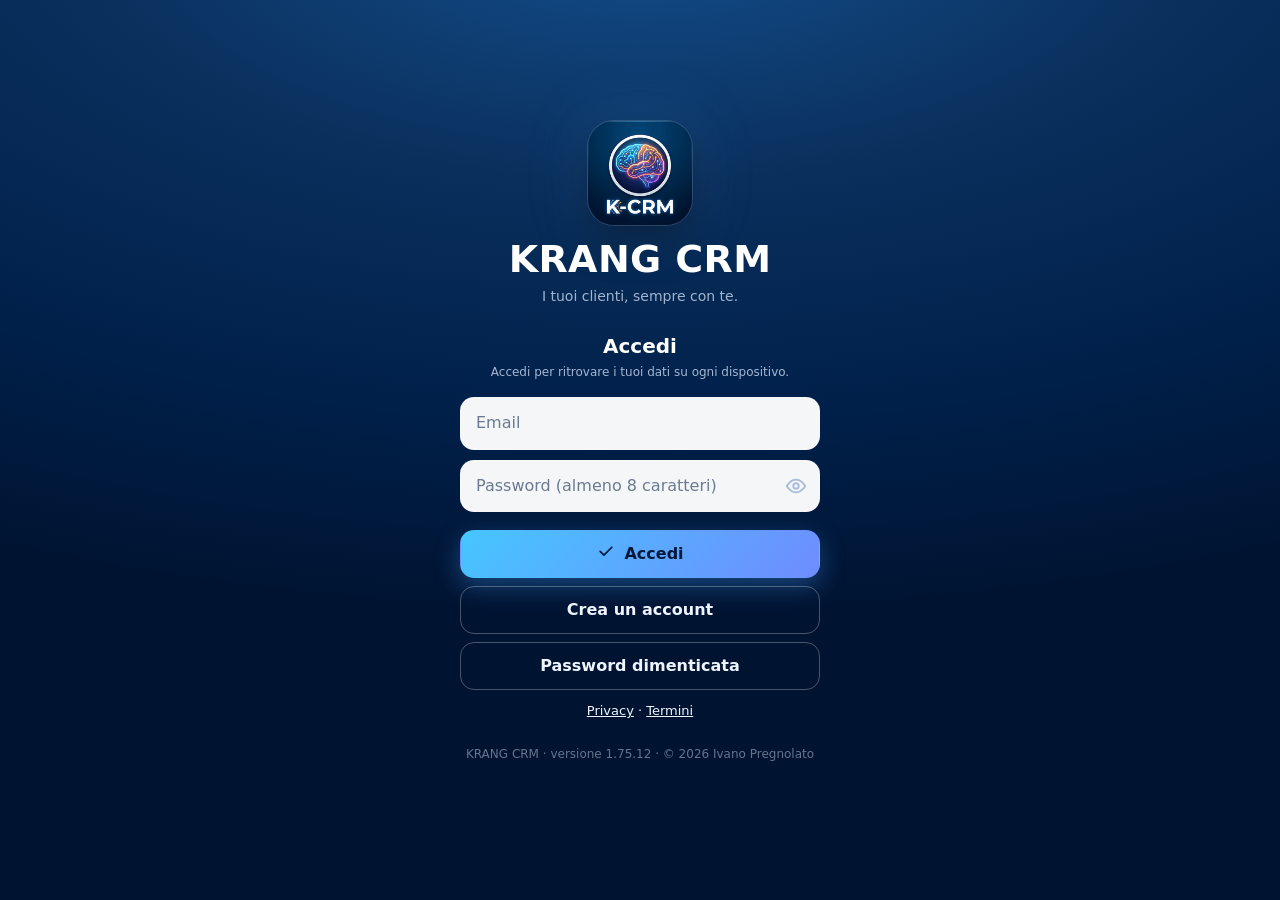
<file: index.html>
<!DOCTYPE html>
<html lang="it">
<head>
<meta charset="utf-8">
<meta http-equiv="Content-Security-Policy" content="default-src 'self'; script-src 'self' 'wasm-unsafe-eval' https://accounts.google.com https://challenges.cloudflare.com; style-src 'self' 'unsafe-inline' https://fonts.googleapis.com; font-src 'self' https://fonts.gstatic.com; img-src 'self' data: blob:; connect-src 'self' https: data:; frame-src https://maps.google.com https://www.google.com https://accounts.google.com https://challenges.cloudflare.com; object-src 'none'; base-uri 'self'; form-action 'none'; worker-src 'self' blob:; manifest-src 'self'">
<meta name="referrer" content="no-referrer">
<!-- © 2026 Ivano Pregnolato. Tutti i diritti riservati. Vietata la copia o la redistribuzione senza consenso scritto. -->
<script src="boot.js?v=1.75.12"></script>
<meta name="theme-color" content="#a6dcc8"><meta name="apple-mobile-web-app-capable" content="yes"><meta name="mobile-web-app-capable" content="yes"><meta name="apple-mobile-web-app-title" content="KRANG CRM"><meta name="apple-mobile-web-app-status-bar-style" content="default"><link rel="manifest" href="manifest.webmanifest"><link rel="apple-touch-icon" href="kcrm-180.png"><meta name="app-version" content="1.75.12|2026-11-15"><meta name="viewport" content="width=device-width, initial-scale=1, viewport-fit=cover">
<title>KRANG CRM</title>
<link rel="preconnect" href="https://fonts.googleapis.com"><link rel="preconnect" href="https://fonts.gstatic.com" crossorigin>

<style>
:root{--sab:env(safe-area-inset-bottom,0px);--sbt:var(--sab);--sw:0px;--act:var(--lilac);--actb:#9b8fe0;--bg:#f3f6fb;--surface:#fff;--ink:#263045;--muted:#6b7488;--out:#d3dae8;--line:#dde3ee;--accent:#a6dcc8;--warm:#f7d9bb;--pink:#f5cad6;--lilac:#d9d1f3;--butter:#f6edb8;--danger:#c4435c;--sh:0 1px 2px rgba(20,30,60,.07),0 6px 16px rgba(20,30,60,.06);box-sizing:border-box;padding-top:env(safe-area-inset-top,0px);padding-bottom:var(--sab)}
@media (prefers-color-scheme:dark){:root:not([data-theme="light"]){color-scheme:dark;--act:var(--lilac);--actb:#9b8fe0;--bg:#161b27;--surface:#202737;--ink:#eef1f8;--muted:#9ba5bb;--out:#34405a;--line:#2c3650;--danger:#ff8fa5;--sh:0 1px 2px rgba(0,0,0,.3),0 6px 16px rgba(0,0,0,.2)}}
:root[data-theme="dark"]{color-scheme:dark;--act:var(--lilac);--actb:#9b8fe0;--bg:#161b27;--surface:#202737;--ink:#eef1f8;--muted:#9ba5bb;--out:#34405a;--line:#2c3650;--danger:#ff8fa5;--sh:0 1px 2px rgba(0,0,0,.3),0 6px 16px rgba(0,0,0,.2)}
/* modelli di colore scelti dall'utente (Impostazioni > Aspetto). Nessun attributo = Standard */
:root[data-tpl="arancio"]{color-scheme:light;--bg:#f8fbff;--surface:#fff;--ink:#0a2a52;--muted:#5a6f8f;--out:#cfdcec;--line:#dce6f3;--lilac:#ffcf9e;--act:#ffcf9e;--actb:#e8a768;--accent:#bfe0f8;--warm:#ffd9b0;--pink:#dccfff;--butter:#ffe9cc;--danger:#c4435c;--sh:0 1px 2px rgba(10,42,82,.06),0 6px 16px rgba(10,42,82,.07)}
:root[data-tpl="notte"]{color-scheme:dark;--bg:#001330;--surface:#0a2a52;--ink:#eef4ff;--muted:#a9bddb;--out:#2a4a78;--line:#183560;--warm:#ffb878;--pink:#f5a3c4;--lilac:#4fc3ff;--butter:#ffd98a;--danger:#ff8fa5;--sh:0 1px 2px rgba(0,0,0,.3),0 8px 20px rgba(0,0,0,.25);--accent:#4fc3ff;--act:#4fc3ff;--actb:transparent}
:root[data-tpl="neon"]{color-scheme:dark;--bg:#001330;--surface:#0a2a52;--ink:#eef4ff;--muted:#a9bddb;--out:#2a4a78;--line:#183560;--warm:#ffb878;--pink:#f5a3c4;--lilac:#4fc3ff;--butter:#ffd98a;--danger:#ff8fa5;--sh:0 1px 2px rgba(0,0,0,.3),0 8px 20px rgba(0,0,0,.25);--accent:#ffa24d;--act:#ffa24d;--actb:transparent}
:root[data-tpl="neon"] body{background:radial-gradient(70% 45% at 0% 0%,rgba(79,195,255,.55),transparent 72%),radial-gradient(65% 42% at 100% 34%,rgba(255,150,50,.42),transparent 72%),radial-gradient(75% 45% at 25% 100%,rgba(150,100,255,.42),transparent 72%),#001330 fixed}
:root[data-tpl="giorno"]{color-scheme:light;--ink:#00204a;--muted:#4a5f80;--out:#c6d6ea;--line:#d6e1f0;--warm:#ffd2a6;--pink:#f5cad6;--butter:#f6edb8;--danger:#c4435c;--sh:0 1px 2px rgba(0,32,74,.07),0 6px 16px rgba(0,32,74,.07);--bg:#eef4fb;--surface:#fff;--accent:#4fc3ff;--act:#aadcff;--actb:transparent;--lilac:#aadcff}
:root[data-tpl="neon"] #menuBtn{background:var(--act)}
:root[data-tpl="neon"] .tabs button.on .cnt{background:var(--surface);color:#ffa24d}
:root[data-tpl="notte"] .tabs button.on .cnt{background:var(--surface);color:#4fc3ff}
:root[data-tpl="arancio"] :is([style*="rgb(217, 209, 243)"],[style*="rgb(205, 191, 245)"]){background:#ffcf9e!important}
:root[data-tpl="arancio"] :is([style*="rgb(181, 235, 192)"],[style*="rgb(185, 230, 211)"],[style*="rgb(166, 220, 200)"],.shr .ic.ok,.clEs button.on){background:#bfe0f8!important}
:root[data-tpl="arancio"] [style*="rgb(255, 240, 163)"]{background:#a9e8f7!important}
:root[data-tpl="arancio"] :is([style*="rgb(255, 194, 212)"],[style*="rgb(245, 202, 214)"]){background:#dccfff!important}
:root[data-tpl="arancio"] [style*="rgb(246, 237, 184)"]{background:#ffe9cc!important}
:root:is([data-tpl="notte"],[data-tpl="neon"]) :is(.btn.ico.pk,.vt button:not(.on)){color:var(--ink)}
@media (prefers-color-scheme:dark){:root:not([data-theme="light"]):not([data-tpl]) :is(.btn.ico.pk,.vt button:not(.on)){color:var(--ink)},:root[data-tpl="arancio"]:not([data-theme="light"]) :is(.btn.ico.pk,.vt button:not(.on)){color:var(--ink)}}
html{scroll-padding-top:0}
*{box-sizing:border-box}
[hidden]{display:none!important}
body{margin:0;background:var(--bg);color:var(--ink);font-family:"Bricolage Grotesque",system-ui,-apple-system,"Segoe UI",sans-serif;font-size:16px;line-height:1.4}
button,input,textarea{font:inherit;color:inherit}
.app{max-width:560px;margin:0 auto;min-height:100vh;padding:0 16px 40px}
header{display:contents}
#q{margin-bottom:12px}
h1{margin:0;font-size:26px;font-weight:700;letter-spacing:-.02em}
.sub{display:inline-block;margin:8px 0 10px;padding:1px 12px;border-radius:999px;background:var(--butter);color:#2d2b55;font-size:13px;font-weight:600}
.hrow{display:flex;justify-content:space-between;align-items:center}
.hrow .ico{width:44px;height:44px;border-radius:12px}
.hrow .ico svg{width:22px;height:22px}

/* campi */
.search,.f input,.f textarea,.f select{border:1.5px solid var(--out);border-radius:12px;box-shadow:none}
.search:focus,.f input:focus,.f textarea:focus,.f select:focus{outline:2px solid var(--accent);outline-offset:1px}
.search{width:100%;margin:12px 0 8px;padding:12px 14px;background:var(--surface)}
.f{display:block;margin:12px 0}
.f label{display:block;font-size:13px;color:var(--muted);margin-bottom:4px}
.f input,.f textarea{width:100%;padding:12px;background:var(--surface)}
input:-webkit-autofill,input:-webkit-autofill:hover,input:-webkit-autofill:focus,textarea:-webkit-autofill,select:-webkit-autofill{-webkit-box-shadow:0 0 0 100px var(--surface) inset!important;box-shadow:0 0 0 100px var(--surface) inset!important;-webkit-text-fill-color:var(--ink)!important;caret-color:var(--ink);transition:background-color 99999s}
.f select{width:100%;padding:12px 8px;background:var(--surface);color:var(--ink)}
.f input.bad,.f select.bad{border-color:var(--danger)}
.f label.chk{display:flex;gap:10px;align-items:flex-start;margin:8px 0;font-size:15px;color:var(--ink)}
.f input[type=checkbox]{width:22px;height:22px;padding:0;border:0;flex:none;margin:1px 0 0;accent-color:var(--accent)}
.chk em{display:block;font-style:normal;font-size:12px;color:var(--muted)}
.two{display:grid;grid-template-columns:minmax(0,1fr) minmax(0,1fr);gap:10px}
.two>*,.tel>*,.dual>*{min-width:0}
.f input[type=date],.f input[type=time]{display:block;min-width:0;max-width:100%;-webkit-appearance:none;appearance:none;min-height:46px;line-height:1.2}
.f input,.f select,.f textarea{max-width:100%}
.tel{display:grid;grid-template-columns:1fr;gap:8px}
.flag{display:inline-block;width:32px;height:23px;border-radius:7px;border:2px solid #fff;box-shadow:0 0 0 1px var(--line),0 2px 4px rgba(38,48,69,.18);overflow:hidden;position:relative;flex:none;vertical-align:middle;background:#e8ecf4}
.flag svg{display:block;width:100%;height:100%}
.row span.flag,.tx span.flag{display:inline-block;opacity:1}
.flag.sm{width:24px;height:17px;border-width:1.5px;border-radius:5px;margin-right:6px;vertical-align:-3px}
.flag::after{content:"";position:absolute;inset:0;background:linear-gradient(160deg,rgba(255,255,255,.5) 0,rgba(255,255,255,0) 45%,rgba(0,0,0,.08) 100%);pointer-events:none}
.pcode{display:flex;align-items:center;gap:10px;height:48px;padding:0 12px;border:1px solid var(--out);border-radius:12px;background:var(--surface);color:var(--ink);font:inherit;font-weight:600;cursor:pointer;text-align:left;width:100%}
.pcode .nm{flex:1;min-width:0;white-space:nowrap;overflow:hidden;text-overflow:ellipsis;font-weight:500}
.pcode .ch{color:var(--muted);flex:none}
.palist{max-height:52vh;overflow:auto;margin-top:8px;display:grid;gap:6px}
.pa{display:flex;align-items:center;gap:12px;padding:8px 10px;border:1px solid var(--line);border-radius:12px;background:var(--surface);color:var(--ink);font:inherit;cursor:pointer;text-align:left;width:100%}
.pa.on{background:var(--act);border-color:transparent}.pa .nm{flex:1;min-width:0}.pa .px{color:var(--muted);font-weight:600}

.err{color:var(--danger);font-size:13px;margin-top:6px}
.hint{font-size:12px;color:var(--muted);margin-top:4px}#list>.hint,#lList>.hint{margin:6px 0 14px}
.warn{color:var(--danger)!important;font-weight:600}
.link{background:none;border:0;color:var(--accent);font-weight:600;padding:8px 0;cursor:pointer}

/* elenco clienti */
.row{display:flex;align-items:center;gap:14px;width:100%;margin:0 0 14px;padding:12px 14px;text-align:left;border:1px solid var(--line);border-radius:16px;background:var(--surface);box-shadow:var(--sh);cursor:pointer}
.row b{display:block;font-weight:600}
.swp{position:relative;margin:0 0 14px;border-radius:16px;overflow:hidden;touch-action:pan-y}
.fav{flex:none;width:34px;height:34px;border-radius:50%;display:grid;place-items:center;border:0;background:none;color:var(--muted);cursor:pointer;padding:0}.fav svg{width:22px;height:22px}.fav.on,#favBtn.on{color:#e8a400}#favBtn.on svg{fill:currentColor}.fav.on.fav.on svg{fill:currentColor}
.sw{position:relative;display:inline-block;width:46px;height:26px;flex:none}.sw input{position:absolute;inset:0;width:100%;height:100%;margin:0;opacity:0;cursor:pointer;z-index:1}.sw i{position:absolute;inset:0;border-radius:13px;background:#c7cdd9;transition:background .2s}.sw i:before{content:'';position:absolute;left:3px;top:3px;width:20px;height:20px;border-radius:50%;background:#fff;box-shadow:0 1px 2px rgba(0,0,0,.25);transition:transform .2s}.sw input:checked+i{background:#4cc38a}.sw input:checked+i:before{transform:translateX(20px)}
.dot{display:inline-block;width:10px;height:10px;border-radius:50%;flex:none}
.crow{border:1px solid var(--line);border-radius:14px;background:var(--surface);padding:10px;margin:0 0 10px;display:grid;gap:8px}.crow select,.crow input,.crow textarea{width:100%;box-sizing:border-box;min-height:48px;font:inherit;font-size:16px;color:var(--ink);background-color:var(--surface);border:1.5px solid var(--out);border-radius:14px;padding:0 14px}.crow textarea{padding:12px 14px}.crow select{appearance:none;-webkit-appearance:none;padding-right:42px;font-weight:600;background-image:url("data:image/svg+xml,%3Csvg xmlns='http://www.w3.org/2000/svg' viewBox='0 0 24 24' fill='none' stroke='%236b7488' stroke-width='2.6' stroke-linecap='round' stroke-linejoin='round'%3E%3Cpath d='M6 9l6 6 6-6'/%3E%3C/svg%3E");background-repeat:no-repeat;background-position:right 14px center;background-size:18px}.crow select:focus,.crow input:focus,.crow textarea:focus{outline:none;border-color:#9b8fe0;box-shadow:0 0 0 3px rgba(155,143,224,.25)}.cchips{display:flex;flex-wrap:wrap;gap:8px}.cchips button{border:1.5px solid var(--out);background:var(--surface);color:var(--ink);border-radius:999px;min-height:42px;padding:0 16px;font:inherit;font-size:15px;font-weight:600;cursor:pointer}.cchips button.on{background:var(--act);border-color:var(--actb,#d9822b);color:#2d2b55}.cr1{display:grid;grid-template-columns:1fr auto;gap:8px;align-items:center}.cr2{display:grid;grid-template-columns:1fr 1fr;gap:10px;align-items:end}.cr2>select:only-child,.cr2>input:only-child,.cr2>.cchips,.cr2>.seg,.cr2>.hint{grid-column:1/-1}.crow .seg button{min-height:40px}
.cjoin{width:fit-content;margin:-2px auto 8px;padding:2px 12px;border-radius:999px;background:var(--lilac);color:#2d2b55;font-size:12px;font-weight:700}
.fnode{position:relative;border:1px solid var(--line);border-radius:16px;background:var(--surface);box-shadow:var(--sh);padding:14px 16px}.fnode .fh{display:flex;align-items:center;gap:8px;padding-right:44px}.fnode .fic svg{width:18px;height:18px}.fnode .fd{margin-top:4px;font-size:13px;color:var(--muted);overflow:hidden;text-overflow:ellipsis;white-space:nowrap}
.fbadge{border:0;font-family:inherit;cursor:pointer;position:absolute;top:-10px;right:14px;min-width:28px;height:28px;padding:0 8px;box-sizing:border-box;border-radius:14px;background:#4cc38a;color:#fff;font-style:normal;font-weight:800;font-size:14px;display:grid;place-items:center;box-shadow:0 2px 6px rgba(0,0,0,.2)}
.fchips{display:flex;gap:6px;flex-wrap:wrap;margin-top:8px}.fchip{font-size:12px;padding:2px 9px;border-radius:999px;color:#2d2b55}
.fcon{display:flex;flex-direction:column;align-items:center;margin:0}.fcon:before,.fcon:after{content:'';width:2px;height:12px;background:var(--line)}.fcon span{font-size:12px;color:var(--muted);padding:2px 10px;border:1px dashed var(--line);border-radius:999px;background:var(--bg)}
.fstat{display:flex;align-items:center;gap:8px;margin:0 0 6px}.fstat b{flex:1}
#menuBtn{flex:none;background:var(--lilac);border-color:transparent;color:#2d2b55;box-shadow:none;transition:transform .12s}#menuBtn svg{width:24px;height:24px;stroke-width:2.6}#menuBtn:active{transform:scale(.93)}#menuBtn[aria-expanded=true]{background:#2d2b55;color:#fff}.hrow{justify-content:flex-start;gap:12px}
#amBack{position:fixed;inset:0;z-index:4}.amenu{position:fixed;left:16px;top:64px;z-index:6;min-width:220px;background:var(--surface);border:1px solid var(--line);border-radius:16px;box-shadow:0 12px 32px rgba(20,24,40,.22);padding:6px}.amenu[hidden],#amBack[hidden]{display:none}.amenu button{display:flex;align-items:center;gap:12px;width:100%;height:48px;border:0;background:none;padding:0 12px;border-radius:10px;font:inherit;font-size:15px;font-weight:600;color:var(--ink);cursor:pointer;text-align:left}.amenu .amsep{border:0;border-top:1px solid var(--line);margin:6px 8px}.amenu button{position:relative}.amenu .cnt{margin-left:auto;position:static;font-size:11px;line-height:18px;min-width:18px;padding:0 6px}.amenu .cnt:empty,#menuBtn .cnt:empty{display:none}#menuBtn{position:relative}#menuBtn .cnt{position:absolute;top:-5px;right:-5px;font-size:10px;line-height:16px;min-width:16px;padding:0 4px}
.amenu button:hover,.amenu button:focus-visible{background:var(--lilac);outline:none}.amenu svg{width:22px;height:22px}.inl{display:flex;flex-wrap:wrap;gap:6px 14px;margin:4px 0 12px;font-size:14px}.inl a,.inl .link{color:var(--ink);font-weight:600;text-decoration:underline;background:none;border:0;padding:0;font:inherit;font-weight:600;cursor:pointer}.vies{margin-top:8px;padding:10px 12px;border:1px solid var(--line);border-radius:12px;background:var(--surface)}.vies .chk{display:flex;gap:8px;align-items:flex-start;margin:8px 0;font-size:14px}.vies .chk input{margin-top:3px}.vies .vrow{display:flex;gap:8px;flex-wrap:wrap;margin-top:6px}#viesBtn,#csBtn{margin-top:8px}.csr{display:block;width:100%;text-align:left;margin:6px 0;padding:10px 12px;border:1px solid var(--line);border-radius:12px;background:var(--bg,#fff);color:var(--ink);font:inherit;cursor:pointer}.csr b{display:block}.csr span{display:block;font-size:13px;opacity:.75}.beta{display:inline-block;vertical-align:middle;margin-left:6px;padding:1px 7px;border-radius:999px;background:var(--warm);color:#2d2b55;font-size:10px;font-weight:700;line-height:16px;letter-spacing:.04em;text-transform:uppercase}
.swp .row{margin:0;position:relative;z-index:1;touch-action:pan-y;user-select:none;-webkit-user-select:none}
.swa{position:absolute;top:0;bottom:0;display:flex}.swa.l{left:0}.swa.r{right:0}
.swa button{width:72px;border:0;display:grid;place-items:center;color:#2d2b55;cursor:pointer}
.swa svg{width:26px;height:26px}
.row span{display:block;color:var(--muted);font-size:14px}
.tx{min-width:0;flex:1}
.tx b{font-size:17px}
.tx span,.tx em{display:block;font-style:normal;font-size:14px;color:var(--muted);white-space:nowrap;overflow:hidden;text-overflow:ellipsis}
.tx span{color:var(--ink);opacity:.8}
.av{flex:none;display:grid;place-items:center;width:54px;height:54px;border-radius:14px;background:var(--accent);color:#2d2b55;font-size:20px;font-weight:700}
.av svg{width:26px;height:26px}
.av.big{width:84px;height:84px;padding:0;border:1.5px dashed var(--out);border-radius:20px;background:var(--surface);color:var(--muted);cursor:pointer}
.av.big svg{width:30px;height:30px}
.empty{padding:48px 12px;text-align:center;color:var(--muted)}
.photo{display:flex;align-items:center;gap:12px;margin:4px 0 8px}

/* pulsanti */
.btn{display:grid;place-items:center;padding:14px 16px;border:1px solid rgba(38,48,69,.1);border-radius:14px;background:var(--surface);color:var(--ink);box-shadow:var(--sh);font-weight:600;cursor:pointer}
.btn.p{background:var(--accent)}
.btn.w{background:var(--warm)}
.btn.d,.btn.pk{background:var(--pink)}
.btn.p,.btn.w,.btn.d,.btn.pk{color:#2d2b55}
.btn:disabled{opacity:.6}
.btn svg{width:28px;height:28px;stroke-width:2}
.ico{width:48px;height:48px;padding:0}
.row:active,.btn:active,.acts a:active{transform:scale(.98)}
.bar{display:flex;gap:10px;margin:10px 0 12px}
.bar .btn{flex:1 1 0;width:auto;height:50px;min-width:0;margin-top:0}
.bar .btn.w{flex:0 1 42%}
.btns{display:flex;gap:8px;margin-top:20px}
.btns .btn{flex:1;height:58px}
.btns .btn.d svg{width:20px;height:20px}
.box .btn{display:flex;gap:8px;align-items:center;justify-content:center;height:50px}
.box .btn svg{width:22px;height:22px}
.btn.add{width:100%;height:44px;margin-top:4px}
.btn.add svg{width:22px;height:22px}
.btn.lbl{display:flex;gap:8px;align-items:center;justify-content:center;width:100%;height:44px;margin-top:8px}
.btn.lbl svg{width:20px;height:20px}
.pc .ico{width:40px;height:44px;border-radius:10px}
.pc .ico svg,.att .ico svg{width:18px;height:18px}
.att .ico{width:36px;height:36px;border-radius:10px}
.busy svg{animation:pulse .9s ease-in-out infinite}
@keyframes pulse{50%{transform:scale(.8) rotate(-8deg)}}
#menuBtn[hidden]{display:none}
/* niente transform sulla vista: renderebbe il suo «+» (posizione fissa) relativo alla vista e lo farebbe volare dall'alto durante lo scorrimento */
@keyframes swl{from{opacity:.4;left:28px}to{opacity:1;left:0}}@keyframes swr{from{opacity:.4;left:-28px}to{opacity:1;left:0}}.swl,.swr{position:relative}.swl{animation:swl .22s ease-out}.swr{animation:swr .22s ease-out}
/* senza connessione la fascia sotto il menu si allarga quanto serve alla barra «Offline» (altrimenti resta com'è) */
html.offl{--sab:max(env(safe-area-inset-bottom,0px),26px)}
.swp .hov,#dpEmpty{display:none}
/* ===== Desktop e tablet largo (da 1024 px): menu laterale, pagine più larghe ===== */
@media (min-width:1024px){
 :root{--sbt:-52px;--sw:232px}
 [data-lay="b"] body{padding-left:var(--sw)}
 [data-lay="b"] .app{max-width:880px;padding-left:28px;padding-right:28px}
 html[data-lay="b"] #tabs{top:0;right:auto;bottom:0;width:var(--sw);box-sizing:border-box;flex-direction:column;justify-content:flex-start;gap:6px;padding:calc(24px + env(safe-area-inset-top,0px)) 14px 20px;border-top:0;border-right:1px solid var(--line);box-shadow:none;overflow-y:auto}
 html[data-lay="b"] #tabs button{flex:none;width:100%;height:48px;flex-direction:row;justify-content:flex-start;gap:14px;padding:0 16px;font-size:15px;letter-spacing:0;border-radius:14px}
 html[data-lay="b"] #tabs button svg{width:22px;height:22px}
 html[data-lay="b"] #tabs .cnt{position:static;margin:0 0 0 auto;top:auto;right:auto}
 [data-lay="b"] .sheet{left:var(--sw)}
 [data-lay="b"] .sheet>div{max-width:760px}
 [data-lay="b"] .toast{left:calc(var(--sw) + 16px);right:16px}
 [data-lay="b"] #cAdd,[data-lay="b"] #lAdd,[data-lay="b"] #oAdd,[data-lay="b"] #pAdd,[data-lay="b"] #lstAdd,[data-lay="b"] #hFab,[data-lay="b"] #addOppFor,[data-lay="b"] .sheet .btn.pls,[data-lay="b"] #tkList .btn.pls,[data-lay="b"] #tkList #tkAdd{right:max(28px,calc((100vw - var(--sw) - 880px)/2 + 28px))}
 [data-lay="b"] .sheet .svb:not([hidden]){left:auto;width:auto;min-width:260px;padding:0 28px;right:max(16px,calc((100vw - var(--sw) - 760px)/2))}
 .modal .box{max-width:520px;padding:28px}
 .modal .box.info{max-width:600px}
 .box p{font-size:17px}
 .box .btn{height:52px;font-size:16px}
 #mWel .box{max-width:520px}
 #offPill{left:var(--sw)!important;bottom:12px!important}
 /* elenco + scheda affiancati */
 [data-lay="b"] .sheet{bottom:0}
 html.dpane.sh-open,html.dpane.sh-open body{overflow:auto;overscroll-behavior:auto}
 html.dpane[data-lay="b"] .app{width:420px;max-width:420px;margin:0;padding-left:16px;padding-right:16px;box-sizing:border-box}
 html.dpane[data-lay="b"] :is(#sheet,#lSheet,#oSheet){left:calc(var(--sw) + 420px);border-left:1px solid var(--line)}
 html.dpane[data-lay="b"] :is(#cAdd,#lAdd,#oAdd){right:auto;left:calc(var(--sw) + 350px)}
 html.dpane[data-lay="b"] :is(#sheet,#lSheet,#oSheet) .svb:not([hidden]){right:max(16px,calc((100vw - var(--sw) - 420px - 760px)/2))}
 html.dpane:not(.dsel) #dpEmpty{display:grid;position:fixed;top:0;bottom:0;right:0;left:calc(var(--sw) + 420px);place-items:center;padding:24px;text-align:center;color:var(--muted);font-weight:600;border-left:1px solid var(--line);z-index:1}
 .swh{display:none}
 .swp .hov{display:flex;position:absolute;right:56px;top:50%;transform:translateY(-50%);gap:6px;background:var(--surface);padding:4px 6px;border-radius:999px;box-shadow:0 2px 10px rgba(0,0,0,.35);opacity:0;pointer-events:none;transition:opacity .12s;z-index:2}
 .swp:hover .hov,.swp:focus-within .hov{opacity:1;pointer-events:auto}
 .swp .hov button{width:38px;height:38px;border:0;border-radius:50%;display:grid;place-items:center;cursor:pointer;color:#16213a}
 .swp .hov button svg{width:20px;height:20px}
 .swp .swa{display:none}
}
/* tablet in verticale e telefoni grandi: stessa colonna, ma più larga */
@media (min-width:700px) and (max-width:1023.98px){
 [data-lay="b"] .app{max-width:720px}
 [data-lay="b"] .sheet>div{max-width:720px}
}
@media (prefers-reduced-motion:reduce){.busy svg{animation:none}.row:active,.btn:active,.acts a:active{transform:none}}

/* barra azioni rapide nel cliente */
.acts{display:flex;justify-content:center;gap:18px;margin:14px 0}
.pph{display:flex;gap:14px;align-items:flex-start}.pph .photo{position:relative;margin:22px 0 0;flex:none}.pph .pcol{flex:1;min-width:0}.pph #pPhotoDel{position:absolute;left:60px;top:-8px;width:30px;height:30px;min-height:0;padding:0;border-radius:50%}.pph #pPhotoDel svg{width:14px;height:14px}
.pr{display:flex;gap:12px;align-items:center;padding:10px 12px}.pr .pbd{flex:1;min-width:0;display:flex;flex-direction:column;gap:2px}.prt{display:flex;justify-content:space-between;gap:10px;align-items:baseline}.prt b{min-width:0;overflow:hidden;text-overflow:ellipsis;white-space:nowrap}.prp{white-space:nowrap}.prp small{color:var(--muted);margin-left:3px;font-size:12px}.pr .pbd span{font-size:13px;color:var(--muted)}.pr .prs{font-weight:600}.pr .prs.warn{color:#b3314a}
.cd{background:var(--surface);border:1px solid var(--line);border-radius:20px;padding:14px 14px 4px;margin:0 0 12px;box-shadow:var(--sh)}.cd>h3{margin:0 0 10px;font-size:12px;letter-spacing:.06em;text-transform:uppercase;color:var(--muted);font-weight:700}.cd .f input,.cd .f textarea,.cd .f select{background:var(--bg)}.cd .pph .f{margin-bottom:10px}.pmarg{display:inline-block;background:var(--lilac);color:#2d2b55;border-radius:999px;padding:3px 10px;font-weight:600}.pmarg:empty{display:none}.sbar{position:sticky;bottom:-20px;margin:12px -16px -20px;padding:12px 16px 20px;background:linear-gradient(to top,var(--bg) 70%,transparent)}.sbar .btn{margin:0}.cd .pcol{margin-top:-2px}
.cph #cAssW{flex:1;min-width:0;margin:0}.cph #cAssW label{margin-bottom:4px}.cph{position:relative;gap:16px;margin:12px 0 14px}.cph .acts{flex:1;margin:0;gap:0;justify-content:space-evenly}.cph .acts a{width:54px;height:54px}.cph .acts a svg{width:24px;height:24px}.cph #photoDel{position:absolute;left:60px;top:-8px;width:30px;height:30px;min-height:0;padding:0;border-radius:50%}.cph #photoDel svg{width:14px;height:14px}
.acts a{display:grid;place-items:center;flex:none;width:58px;height:58px;border:1px solid rgba(38,48,69,.1);border-radius:50%;box-shadow:var(--sh);color:#2d2b55;text-decoration:none}
.acts a:nth-child(1){background:#bfe0f8}
.acts a:nth-child(2){background:var(--lilac)}
.acts a:nth-child(3){background:#b5ebc0}
.acts a svg{width:26px;height:26px;stroke-width:2}
.svb{width:100%}.delw{margin:28px 0 8px;display:flex;flex-direction:column;gap:8px}.delw .btn[hidden]{display:none}.np-dati .delw .btn:not(.svb){display:none}.top{position:sticky;top:-12px;z-index:5;background:var(--bg);margin:-12px -16px 8px!important;padding:12px 16px 8px}
.tbar #favBtn{width:44px;height:44px;background:none!important;border:0;box-shadow:none;padding:0}.tbar #favBtn svg{width:30px;height:30px}
.acts #favBtn{width:48px;height:58px;background:none!important;border:0;box-shadow:none;padding:0;margin:0}.acts #favBtn svg{width:34px;height:34px}

/* schede, selettori, sezioni */
.seg,.tabs{display:flex;gap:6px;padding:4px;border:1px solid var(--line);border-radius:14px;background:var(--surface)}
.seg{margin:8px 0 14px}
.tabs{margin:4px 0 2px}
.seg button,.tabs button{flex:1 1 0;min-width:0;padding:0 4px;display:flex;align-items:center;justify-content:center;gap:8px;border:0;border-radius:10px;background:none;color:var(--muted);font-weight:600;cursor:pointer}
.seg button{height:44px;min-width:0;padding:0 8px;gap:6px;white-space:nowrap;flex:1 1 0;position:relative}
.seg button:not(.on) .lb{display:none}
.seg button.on{flex:2.4 1 0}
.seg button .cnt{margin:0;min-width:18px;height:18px;line-height:18px;padding:0 5px;font-size:11px}
.seg button:not(.on) .cnt{position:absolute;top:3px;right:6px}
.two .btn.lbl,.two .btn{white-space:nowrap;font-size:14px;padding:0 6px}
.tabs button{height:38px}
#cTabs button{flex:1 1 0}
.seg button.on,.tabs button.on,.vt button.on{background:var(--act);color:#2d2b55}
.seg svg,.tabs svg{width:20px;height:20px}
#cTabs button{gap:4px;padding:0 4px;min-width:0;overflow:hidden;font-size:12px}
#cTabs svg{width:18px;height:18px}
.cnt{background:var(--accent);color:#2d2b55;border-radius:999px;font-size:12px;padding:0 7px;min-width:20px;text-align:center;line-height:20px}
.cnt:empty{display:none}
.pane-hide{display:none!important}
details summary{cursor:pointer;font-weight:600;padding:12px 0}
.msg{margin:10px 0;padding:10px 12px;border:1px solid rgba(38,48,69,.1);border-radius:12px;background:var(--butter);color:#2d2b55;font-size:14px}

/* schermate a tutto schermo e finestre */
.sheet{position:fixed;inset:0;background:var(--bg);overflow:auto;overflow-y:auto;overscroll-behavior:contain;-webkit-overflow-scrolling:touch;padding:12px 16px calc(32px + var(--sab));z-index:5}
.sheet>div{max-width:560px;margin:0 auto}
html.sh-open,html.sh-open body{overflow:hidden;overscroll-behavior:none}
.top{display:flex;justify-content:space-between;align-items:center;margin-bottom:8px;gap:8px}
.top .btn[aria-label=Chiudi]{order:-1;background:transparent!important;border:0;box-shadow:none;margin-left:-8px}
/* freccia indietro delle pagine di Altro: uguale a quella delle schede */
#pgBack{background:transparent!important;border:0;box-shadow:none;margin-left:-8px;width:48px;height:48px;color:var(--ink)}#pgBack[hidden]{display:none}#pgBack+h1{margin-left:6px}#pgBack svg{width:22px;height:22px}
[data-lay="b"] #qSignL{display:none}
.top h2{flex:1;min-width:0}
.top h2{min-width:0;overflow:hidden;text-overflow:ellipsis;white-space:nowrap;margin-right:8px}
.tbar{display:flex;gap:8px;align-items:center;flex:none}
#mDirty .btn{margin-top:8px;width:100%}
.top h2{margin:0;font-size:22px;font-weight:800}
.wcard{display:flex;align-items:center;gap:12px;width:100%;text-align:left;background:var(--lilac);border:0;border-radius:18px;padding:12px 14px;margin:0 0 12px;color:#2d2b55;font:inherit;cursor:pointer;min-height:64px}.wcard .ic{width:38px;height:38px;border-radius:12px;background:rgba(255,255,255,.65);display:grid;place-items:center;flex:none}.wcard .ic svg{width:20px;height:20px}.wcard .tx{flex:1;min-width:0}.wcard .tx b{display:block;font-size:15px}.wcard .tx span{display:block;font-size:13px;opacity:.8}.wcard .wx{width:32px;height:32px;display:grid;place-items:center;flex:none;border-radius:50%}.wcard .wx svg{width:16px;height:16px}.wbar{height:6px;border-radius:99px;background:rgba(45,43,85,.15);margin-top:7px;overflow:hidden}.wbar i{display:block;height:100%;border-radius:99px;background:#2d2b55}
#mWel{z-index:25}#mWel .box{max-width:400px}#wBody h3{margin:0 0 6px;font-size:20px}#wBody .wsub{margin:0 0 12px;color:var(--muted);font-weight:400;font-size:14px}#wBody .shg .sl{margin:12px 0}.wlr .tx span{white-space:normal!important}.shr .ic.ok{background:#b5ebc0}.wtx{margin:0 0 10px;font-size:14px;line-height:1.45;font-weight:400}.wtx b{font-weight:700}
.clEs{display:flex;flex-wrap:wrap;gap:8px;margin:8px 0 12px}.clEs button{border:1.5px solid var(--out);background:var(--surface);border-radius:999px;padding:9px 13px;font:inherit;font-size:14px;color:inherit;cursor:pointer}.clEs button.on{background:#b5ebc0;border-color:#2d2b55;font-weight:700}#mCall{z-index:25}
.modal{position:fixed;inset:0;background:rgba(15,20,35,.5);display:grid;place-items:center;padding:20px;z-index:20}
.crPh{display:flex;gap:8px;overflow-x:auto;margin:4px 0 8px}.crThumb{height:84px;border-radius:10px;border:1px solid var(--out);object-fit:cover}.crH{margin:18px 0 4px;font-size:16px}
.crRow{position:relative;margin:7px 0}.crRow input,.crRow textarea{padding-top:10px;padding-bottom:10px}.crRow.hi input,.crRow.hi textarea{outline:2px dashed var(--accent);background:var(--surface)}.crRow.unk label::after{content:" · da verificare";color:#b26a00;font-weight:600}
.crPut{display:none;position:absolute;inset:0;border:2px dashed var(--ink);border-radius:12px;background:rgba(255,255,255,.82);font-weight:700;color:var(--ink);cursor:pointer}.crSel .crPut{display:block}
.crPool{display:flex;flex-wrap:wrap;margin:4px -4px;padding:2px 0 8px}.crChip{display:inline-flex;align-items:center;gap:6px;margin:4px;padding:9px 12px;border:1px solid var(--out);border-radius:12px;background:var(--surface);font-size:14px;user-select:none;-webkit-user-select:none;-webkit-touch-callout:none;touch-action:pan-y;cursor:grab}.crChip.used{opacity:.5}.crChip.sel{outline:2px solid var(--accent);opacity:1}.crChip.drg{opacity:.35}
.crCut{border:0;background:none;color:var(--muted);padding:0;display:grid;place-items:center;width:22px;height:22px;cursor:pointer}.crCut svg{width:16px;height:16px}
.crGhost{position:fixed;z-index:60;pointer-events:none;transform:translate(-50%,-130%);padding:9px 13px;border-radius:12px;background:var(--accent);box-shadow:0 6px 18px rgba(0,0,0,.25);font-size:14px;max-width:80vw}.crChk{margin:8px 0 14px}
#authScr .chk{width:100%;justify-self:stretch;display:flex;gap:10px;align-items:flex-start;text-align:left;font-size:14px;margin:10px 0}#authScr .lkb .chk input{width:22px;height:22px;min-width:22px;padding:0;margin:0;flex:none;accent-color:#4fc3ff;box-shadow:none;border-radius:6px}#authScr .lkb .chk span{flex:1;min-width:0}#authScr .legal{margin-top:12px;font-size:13px;text-align:center}#authScr a{color:inherit;text-decoration:underline}
#confirm{z-index:25}#mInfo,#mScan,#mDup{z-index:25}.scanIc{background:var(--surface);color:var(--ink);border:1.5px solid var(--out);box-shadow:none}.scanIc svg{width:24px;height:24px}.sbar{height:8px;border-radius:99px;background:var(--line);overflow:hidden;margin:0 0 8px}.sbar i{display:block;height:100%;width:4%;border-radius:99px;background:linear-gradient(90deg,#46c6ff,#6f8cff);transition:width .25s}#mInfo h3{margin:0 0 4px;font-size:20px}#mInfo p{margin:6px 0}#mInfo .two:has(#inU[hidden]){grid-template-columns:1fr}#mInfo .vv{font-size:26px;font-weight:800;margin:10px 0 2px}
.box{background:var(--surface);border-radius:18px;padding:20px;max-width:360px;width:100%;box-shadow:var(--sh)}
.box p{margin:0 0 16px;font-weight:600}
.box.info{max-height:80vh;overflow:auto}
.box.compact .tech{display:none}
.toast{position:fixed;left:16px;right:16px;bottom:calc(100px + var(--sbt));max-width:528px;margin:0 auto;background:var(--ink);color:var(--bg);padding:12px 14px;border-radius:12px;z-index:30;font-size:14px}
.toast button{margin-left:10px;background:var(--bg);color:var(--ink);border:0;border-radius:8px;padding:6px 12px;font-weight:600;cursor:pointer}
.itx{font-size:14px;line-height:1.5;font-weight:400;margin-bottom:14px}
.itx p{margin:0 0 8px;font-weight:400}

/* opportunità */
.sum{display:grid;grid-template-columns:repeat(2,1fr);gap:8px;margin:12px 0}
.stat{background:var(--surface);border:1px solid var(--line);border-radius:14px;padding:10px;box-shadow:var(--sh)}
.stat span{display:block;font-size:12px;color:var(--muted)}
.stat b{font-size:14px}
.stat>small{display:block;font-size:12px;color:var(--muted);margin-top:2px}
.wonbox{grid-column:1/-1;background:var(--surface);border:1px solid var(--line);border-radius:14px;padding:12px;box-shadow:var(--sh)}
.wonbox .tp-chips{margin:8px 0}
.gi{display:inline-grid;place-items:center;width:26px;height:26px;margin:-4px 0 -4px 4px;padding:0;vertical-align:middle;border:0;border-radius:50%;background:none;color:var(--muted);cursor:pointer}.gi.on{color:var(--ink);background:var(--act)}.gi svg{width:16px;height:16px}
.gtip{font-size:12px;line-height:1.45;color:var(--muted);margin:6px 0 8px;padding:8px 10px;border-radius:10px;background:var(--surface);border:1px solid var(--line)}
.gline{display:flex;align-items:center;margin:2px 0}
.ib{position:absolute;top:6px;right:6px;width:26px;height:26px;padding:0;display:grid;place-items:center;border:0;border-radius:50%;background:none;color:var(--muted);cursor:pointer}.ib.on{color:var(--ink);background:var(--act)}
#hSum .stat{align-self:start}
.itip{margin-top:6px;font-size:12px;line-height:1.4;color:var(--muted);font-weight:400}
.stat span small{display:inline;font-size:12px;color:var(--ink);font-weight:700}
.wb-v{display:flex;align-items:baseline;gap:8px;flex-wrap:wrap}.wb-v span{font-size:22px;font-weight:800}.wb-v small{font-size:12px;color:var(--muted)}
.wb-tr{height:14px;border-radius:7px;background:var(--butter);margin:8px 0 6px;overflow:hidden}.wb-tr i{display:block;height:100%;border-radius:7px;background:#7fcfae}
.wb-l{display:flex;justify-content:space-between;align-items:center;gap:6px;flex-wrap:wrap;font-size:13px;color:var(--muted)}
.vt{display:flex;gap:6px;justify-content:flex-end;margin-bottom:10px}
#oFilt>button{padding:7px 10px;font-size:14px}#oFilt .vt{display:inline-flex;margin:0 0 0 auto}#oFilt .vt button{width:auto;height:auto;padding:7px 8px;border-radius:999px;border:2px solid var(--line)}#oFilt .vt button.on{border-color:var(--ink)}#oFilt .vt svg{width:18px;height:18px;display:block}#oFilt .vt{gap:4px}
#sum .stat>span,#sum2 .stat>span{padding-right:24px}
.vt button{width:42px;height:42px;display:grid;place-items:center;border:1px solid var(--line);border-radius:12px;background:var(--surface);color:var(--muted);cursor:pointer}
.vt svg{width:22px;height:22px}
.oc{background:var(--surface);border:1px solid var(--line);border-radius:16px;box-shadow:var(--sh);padding:12px 14px;margin-bottom:12px;cursor:pointer;text-align:left}
.oc b{display:block;font-weight:600}
.oc>span{display:block;color:var(--muted);font-size:14px}
.om{display:flex;justify-content:space-between;margin-top:6px}
.om em{font-style:normal;color:var(--muted)}
.stk{position:sticky;top:0;z-index:4;background:var(--bg);margin:0 -16px;padding:8px 16px 4px}
#authScr{display:none;position:fixed;inset:0;z-index:1100;align-items:center;justify-content:center;padding:24px;overflow:auto;color:#eef4ff;background:radial-gradient(120% 80% at 50% -10%,#14508f 0%,#0a2f5c 38%,#00204a 70%,#001330 100%)}
.noauth #authScr{display:flex}.noauth body>*:not(#authScr){visibility:hidden}
#authScr .lkb{max-width:360px;padding:8px 0 24px}
#authScr .brand{display:block;width:104px;height:104px;margin:0 auto 14px;border-radius:26px;box-shadow:0 0 0 1px rgba(255,255,255,.14),0 14px 40px rgba(0,0,0,.45),0 0 60px rgba(70,160,255,.28)}
#authScr .wm{margin:0;font-size:38px;font-weight:800;letter-spacing:.01em;line-height:1.1;color:#fff}
#authScr .tag{margin:6px 0 26px;font-size:14px;color:rgba(222,234,255,.72)}
#authScr h2{margin:0 0 4px;font-size:20px;font-weight:800;color:#fff}
#authScr .hint{color:rgba(222,234,255,.74);margin:0 0 16px}
#authScr .lkb input{width:100%;margin:0 0 10px;box-sizing:border-box;border:1.5px solid rgba(255,255,255,.18);border-radius:14px;padding:14px 15px;background:rgba(255,255,255,.96);color:#0b1c33;font:inherit;font-size:16px}
#authScr .lkb input::placeholder{color:#6b7a93}
#authScr .lkb input:focus{outline:2px solid #5cc2ff;outline-offset:1px}
#authScr .btn{width:100%;justify-content:center;margin-top:8px;min-height:48px}
#authScr .btn.p{background:linear-gradient(135deg,#46c6ff,#6f8cff);border-color:transparent;color:#00183a;font-weight:800;box-shadow:0 8px 24px rgba(70,160,255,.35)}
#authScr .btn:not(.p){background:transparent;border:1.5px solid rgba(255,255,255,.28);color:#eef4ff;box-shadow:none}
#authScr .btn:disabled{opacity:.6}
#authScr .err{margin:2px 0 8px;color:#ffb3c0;font-weight:600}
#authScr .ver{margin-top:26px;font-size:12px;color:rgba(222,234,255,.45)}
#lockScr{display:none;position:fixed;inset:0;z-index:1000;background:var(--bg);align-items:center;justify-content:center;padding:24px}.locked #lockScr{display:flex}.locked body>*:not(#lockScr){visibility:hidden}.lkb{width:100%;max-width:340px;text-align:center}.lki{width:72px;height:72px;margin:0 auto 14px;border-radius:24px;background:var(--lilac);display:grid;place-items:center;color:#2d2b55}.lki svg{width:34px;height:34px}.lkb h2{margin:0 0 6px;font-size:24px;font-weight:800}.lkp{display:flex;flex-direction:column;gap:8px;margin-top:18px;padding-top:16px;border-top:1px solid var(--line)}.lkb .err{margin-top:10px}#lkPin{width:100%;min-height:48px;box-sizing:border-box;border:1.5px solid var(--out,#cfd6e6);border-radius:14px;padding:0 14px;font:inherit;font-size:16px;background:var(--surface);color:var(--ink);text-align:center;letter-spacing:.2em}#lkPin::placeholder{letter-spacing:0}
#lockScr{color:#eef4ff;background:radial-gradient(120% 80% at 50% -10%,#14508f 0%,#0a2f5c 38%,#00204a 70%,#001330 100%)}
#lockScr .brand{display:block;width:104px;height:104px;margin:0 auto 14px;border-radius:26px;box-shadow:0 0 0 1px rgba(255,255,255,.14),0 14px 40px rgba(0,0,0,.45),0 0 60px rgba(70,160,255,.28)}
#lockScr .wm{margin:0;font-size:38px;font-weight:800;letter-spacing:.01em;line-height:1.1;color:#fff}
#lockScr .tag{margin:6px 0 24px;font-size:14px;color:rgba(222,234,255,.72)}
#lockScr .hint{color:rgba(222,234,255,.74)}
#lockScr .btn{width:100%;justify-content:center;min-height:48px}
#lockScr .btn.p{background:linear-gradient(135deg,#46c6ff,#6f8cff);border-color:transparent;color:#00183a;font-weight:800;box-shadow:0 8px 24px rgba(70,160,255,.35)}
#lockScr .btn:not(.p){background:transparent;border:1.5px solid rgba(255,255,255,.28);color:#eef4ff;box-shadow:none}
#lockScr .lkp{border-top-color:rgba(255,255,255,.16)}
#lockScr #lkPin{background:rgba(255,255,255,.96);color:#0b1c33;border-color:rgba(255,255,255,.18)}
#lockScr #lkPin::placeholder{color:#6b7a93}
#lockScr .err{color:#ffb3c0;font-weight:600}
#mSet{z-index:8}#stBack{order:-1;background:transparent!important;border:0;box-shadow:none;margin-left:-8px}.sp[hidden]{display:none}#mSet .sp{background:var(--surface);border:1px solid var(--line);border-radius:20px;padding:14px 14px 6px;margin:0 0 12px;box-shadow:var(--sh)}#mSet .sp>h3{margin:0 0 8px;font-size:12px;letter-spacing:.06em;text-transform:uppercase;color:var(--muted);font-weight:700}
.shg{margin:0 0 16px}.shg>h3{margin:0 0 8px 4px;font-size:12px;letter-spacing:.06em;text-transform:uppercase;color:var(--muted);font-weight:700}.shg .sl{background:var(--surface);border:1px solid var(--line);border-radius:20px;box-shadow:var(--sh);overflow:hidden}.shr{display:flex;align-items:center;gap:12px;width:100%;padding:12px 14px;text-align:left;background:none;border:0;border-bottom:1px solid var(--line);cursor:pointer;color:inherit;font:inherit;min-height:60px}.shr:last-child{border-bottom:0}.shr:active{background:var(--bg)}.shr .ic{width:38px;height:38px;border-radius:12px;background:var(--lilac);display:grid;place-items:center;flex:none;color:#2d2b55}.shr .ic svg{width:20px;height:20px}.shr .tx{flex:1;min-width:0}.shr .tx b{display:block;font-size:15px}.shr .tx span{display:block;color:var(--muted);font-size:13px;overflow:hidden;text-overflow:ellipsis;white-space:nowrap}.shr .ch{width:18px;flex:none;color:var(--muted)}
.lbar{display:flex;gap:8px;align-items:center;margin:4px 0 6px}.lbar .cfl{flex:1;margin:0;flex-wrap:wrap}
.lq{display:block;color:var(--muted);font-size:13px;overflow:hidden;display:-webkit-box;-webkit-line-clamp:2;-webkit-box-orient:vertical;white-space:normal;margin-top:2px}
.tabs button{font-size:11px;padding:0 2px;gap:4px}
.srow{display:flex;gap:8px;align-items:stretch;margin:4px 0 14px}.srow .search{margin:0;flex:1;min-width:0}.addIc{width:50px;flex:none;padding:0;border-radius:14px;display:grid;place-items:center;box-shadow:0 2px 6px rgba(60,120,100,.28);height:48px;min-height:0;align-self:flex-start}.addIc svg{width:24px;height:24px}.addIc:active{transform:scale(.95)}.cfrow{margin:0 0 12px}
.cfl{display:flex;gap:6px;margin:0 0 8px}.cfl button{border:1px solid var(--out);background:var(--surface);color:var(--ink);border-radius:999px;height:32px;padding:0 12px;font:inherit;font-size:13px;cursor:pointer}.cfl button.on{background:var(--act);color:#2d2b55;border-color:transparent}
.cst{display:inline-block;font-style:normal;font-size:11px;font-weight:600;padding:0 8px;border-radius:999px;color:#2d2b55;margin-left:8px;line-height:18px;vertical-align:middle}
.chip{display:inline-block;font-style:normal;font-size:12px;font-weight:600;padding:2px 10px;border-radius:999px;color:#2d2b55;margin-bottom:6px}
.chips{display:flex;flex-wrap:wrap;gap:6px}
.chips button{border:2px solid transparent;border-radius:999px;padding:7px 12px;font-weight:600;color:#2d2b55;cursor:pointer}
.chips button.on{border-color:var(--ink)}
.kan{display:flex;gap:12px;overflow-x:auto;margin:0 -16px;padding:0 16px 12px}
.col{flex:none;width:250px}
.col h3{margin:0 0 8px;font-size:14px;padding:6px 10px;border-radius:10px;color:#2d2b55;display:flex;justify-content:space-between}
.mv{display:flex;justify-content:flex-end;gap:6px;margin-top:8px}
.mv button{width:34px;height:30px;border:1px solid var(--line);border-radius:9px;background:var(--bg);color:var(--ink);display:grid;place-items:center;cursor:pointer}
.mv button:disabled{opacity:.35}
.mv svg{width:16px;height:16px}
.pc{background:var(--surface);border:1px solid var(--line);border-radius:12px;padding:8px;margin-bottom:8px}
.pc .l1{display:grid;grid-template-columns:1fr 40px;gap:6px;margin-bottom:6px}
.pc .l2{display:grid;grid-template-columns:minmax(0,1fr) minmax(0,1.3fr) minmax(0,1fr) minmax(0,1fr);gap:5px}
.pc .l1{grid-template-columns:minmax(0,1fr) 40px}
.pc small{display:block;font-size:11px;color:var(--muted);margin-bottom:2px}
.pc .rt{text-align:right;font-size:13px;color:var(--muted);margin-top:6px}
.pc input{padding:9px 7px}
.oc.off{opacity:.55}
#tabs button{flex-direction:column;gap:2px;height:52px;padding:0 2px;min-width:0;font-size:11.5px}
#tabs button svg{width:20px;height:20px}
.greet{margin:4px 0 12px;display:flex;align-items:flex-start;gap:12px}.gtx{flex:1;min-width:0}#hLogo{flex:none;width:76px;height:76px;object-fit:contain;background:#fff;border-radius:14px;padding:6px;box-shadow:0 2px 8px rgba(0,0,0,.25)}#hLogo[hidden]{display:none}.lgo{display:flex;align-items:center;gap:12px}.lgo #lgoBtn{width:72px;height:72px;flex:none;border-radius:16px;border:1px dashed var(--line);background:#fff center/contain no-repeat;display:grid;place-items:center;color:#2d2b55;padding:0;min-height:0}.lgo #lgoBtn svg{width:26px;height:26px}
.greet b{display:block;font-size:20px;font-weight:700}
.greet span{color:var(--muted);font-size:14px}
.qa{display:flex;justify-content:space-between;gap:10px;margin:0 0 14px}
.qa .btn{flex:1;height:58px;border-radius:16px}
.hh{margin:18px 0 8px;font-size:15px;font-weight:700;display:flex;justify-content:space-between;align-items:center}
.hh button{background:none;border:0;color:var(--muted);font-weight:600;font-size:13px;cursor:pointer;padding:4px 0}
.todo{margin-bottom:8px}
.todo .pth{border:0;color:#2d2b55}
.todo .pth svg{width:20px;height:20px}
.todo .chv{flex:none;width:18px;height:18px;color:var(--muted)}
.pbar{display:grid;grid-template-columns:112px minmax(0,1fr) auto;gap:10px;align-items:center;width:100%;padding:6px 0;border:0;background:none;text-align:left;cursor:pointer}
.pbar span{font-size:13px;color:var(--muted)}
.pbar span small{font-size:12px;color:var(--ink);font-weight:700}
.pbar em{text-align:right;min-width:78px}
.pbar i{display:block;height:12px;border-radius:6px;min-width:4px}
.pbar em{font-style:normal;font-size:13px;white-space:nowrap}
.pbar em small{display:block;font-size:11px;color:var(--muted);margin-top:1px}
.pbar .tr{height:12px;border-radius:6px;background:var(--line)}
.oc.pi{display:flex;gap:12px;align-items:flex-start}
.pbd{min-width:0;flex:1}
.pbd>span{display:block;color:var(--muted);font-size:14px}
.pth{flex:none;display:grid;place-items:center;width:56px;height:56px;border-radius:12px;border:1px solid var(--line);background:#fff center/contain no-repeat;color:#9aa3b8}
.pth svg{width:24px;height:24px}
.pth.sm{width:40px;height:40px;border-radius:10px}
.pth.sm svg{width:18px;height:18px}
.qdoc .ln{align-items:center}
.qdoc .ln>div{flex:1;min-width:0}
.qdoc .ln .pth{margin-right:2px}
#pPhotoBtn{background:#fff center/contain no-repeat}
.sum.s3{grid-template-columns:repeat(3,1fr)}
.mact{display:grid;grid-template-columns:repeat(3,1fr);gap:8px;margin:8px 0}
.mact .btn.lbl{margin-top:0;font-size:13px;padding:0 4px}
.bdg{display:inline-block;min-width:16px;height:16px;border-radius:8px;background:var(--accent);color:#14352a;font:700 11px/16px sans-serif;text-align:center;font-style:normal;margin-left:4px;padding:0 4px}
.lact.two2{grid-template-columns:repeat(2,minmax(0,1fr));margin-top:8px}
.lact{display:grid;grid-template-columns:repeat(3,minmax(0,1fr));gap:8px}.lact.one{grid-template-columns:1fr;margin-top:8px}.lact .btn{padding:0 6px;font-size:13px}
.lm{border:1px solid var(--line);border-radius:12px;background:var(--surface);padding:10px 12px;margin-top:8px;font-size:13px}.lm .t{color:var(--muted);font-size:12px;margin:4px 0}.lm pre{white-space:pre-wrap;word-break:break-word;font:inherit;color:var(--ink);margin:0}
.dual{display:grid;grid-template-columns:minmax(0,1fr) minmax(0,1fr);gap:8px}
.qdoc{background:var(--surface);border:1px solid var(--line);border-radius:14px;padding:14px;margin:12px 0;font-size:14px}
.qdoc h3{margin:0 0 2px;font-size:17px}
.qdoc .m{color:var(--muted);font-size:13px}
.qdoc .ln{display:flex;justify-content:space-between;gap:10px;padding:8px 0;border-bottom:1px solid var(--line)}
.qdoc .ln b{display:block;font-weight:600}
.qdoc .ln span{color:var(--muted);font-size:12px}
.qdoc .ln em{font-style:normal;white-space:nowrap}
.qdoc .tt{display:flex;justify-content:space-between;padding:4px 0}
.qdoc .tt.g{font-weight:800;font-size:16px;border-top:2px solid var(--ink);margin-top:4px;padding-top:8px}
.qdoc p{margin:10px 0 0;white-space:pre-wrap}
.qrow{display:flex;align-items:center;gap:12px;width:100%;margin:0 0 8px;padding:10px 12px;text-align:left;border:1px solid var(--line);border-radius:12px;background:var(--surface);cursor:pointer}
.qrow .tx{flex:1;min-width:0}
.att{display:flex;align-items:center;gap:10px;background:var(--surface);border:1px solid var(--line);border-radius:12px;padding:8px;margin-bottom:8px}
.att img,.att .ai{width:44px;height:44px;border-radius:8px;object-fit:cover;display:grid;place-items:center;background:var(--bg);color:var(--muted)}
.att .an{flex:1;min-width:0;overflow:hidden;text-overflow:ellipsis;white-space:nowrap;font-size:14px}
.tot{font-weight:600;margin-top:6px}

/* privacy, email, registro */
.logi{font-size:13px;color:var(--muted);padding:5px 0;border-bottom:1px solid var(--line)}
.psum{background:var(--surface);border:1px solid var(--line);border-radius:14px;padding:12px 14px;margin-bottom:12px}.ps-h{font-size:12px;font-weight:700;letter-spacing:.05em;text-transform:uppercase;color:var(--muted);margin-bottom:6px}.ps-r{display:flex;gap:10px;align-items:flex-start;padding:7px 0}.ps-r+.ps-r{border-top:1px solid var(--line)}.ps-i{flex:none;width:24px;height:24px;border-radius:50%;display:grid;place-items:center;font-size:14px;font-weight:700;background:var(--line);color:var(--muted)}.ps-i.ok{background:#b5ebc0;color:#1d5a30}.ps-i.wait{background:#f6edb8;color:#6b5a10}.ps-i.warn{background:#fbd5cf;color:#8a2a1c}.ps-t b{display:block;font-weight:600;font-size:15px}.ps-t span{display:block;font-size:13px;color:var(--muted)}
.req{background:var(--surface);border:1px solid var(--line);border-radius:12px;padding:10px;margin-bottom:8px}
.req div{font-size:13px;color:var(--muted)}
.req b{display:block;font-weight:600;margin-bottom:2px}
.req .btn.lbl{height:40px;margin-top:6px}
.mrrow{display:grid;grid-template-columns:1fr 150px;gap:8px;align-items:center;margin:6px 0;font-size:14px}
.mrrow select{padding:8px 6px}
.msgb{border-bottom:1px solid var(--line);padding:8px 0}
.msgb .mh{font-size:12px;color:var(--muted)}
.msgb pre{white-space:pre-wrap;font:inherit;font-size:14px;margin:6px 0;font-weight:400}
.addr{position:relative}
.mapt{position:relative;margin-top:8px;height:130px;border-radius:12px;overflow:hidden;border:1px solid var(--line);background:var(--bg)}
.mapt iframe{position:absolute;inset:0;width:100%;height:100%;border:0}
.arow{display:flex;gap:8px;align-items:flex-start}.arow input{flex:1;min-width:0}.mapb{flex:none;width:46px;height:46px;border-radius:12px;background:var(--surface);border:1px solid var(--out);color:var(--ink);display:grid;place-items:center}.mapb[hidden]{display:none}.mapb svg{width:22px;height:22px}
.sheet#qSheet{z-index:7}
.qbn{border-radius:12px;padding:8px 10px;font-size:13px;margin:0 0 10px}
.qrow .st{display:inline-block;border-radius:999px;padding:0 8px;font-size:12px;line-height:20px;color:#2d2b55;margin-right:6px}
.qrow .tx span{display:block;overflow:visible;text-overflow:clip;white-space:normal;overflow-wrap:anywhere}
.qrow .st{font-style:normal}
.tri{display:grid;grid-template-columns:repeat(3,minmax(0,1fr));gap:6px;margin-top:8px}.tri .btn{padding:0 4px;font-size:12px;gap:4px;min-width:0}.tri svg{width:18px;height:18px}
.mapt.nomap{height:auto;border:0;background:none;overflow:visible;display:flex;justify-content:flex-end}

.sug{position:absolute;left:0;right:0;top:100%;z-index:6;margin-top:4px;background:var(--surface);border:1px solid var(--line);border-radius:12px;box-shadow:var(--sh);overflow:hidden}
.sug button{display:block;width:100%;text-align:left;padding:10px 12px;border:0;border-bottom:1px solid var(--line);background:none;font-size:14px;cursor:pointer}
.sug button:last-child{border-bottom:0}
.sug button:hover,.sug button:focus{background:var(--bg)}
.sug small{display:block;color:var(--muted);font-size:12px;margin-top:1px}

#cTabs button{overflow:visible;flex-direction:column;gap:2px;height:auto;min-height:52px;padding:6px 2px;font-size:10.5px;line-height:1.1;position:relative}
#cTabs .cnt,#tabs .cnt,#lTabs .cnt{position:absolute;top:2px;right:50%;margin-right:-26px;font-size:10px;line-height:15px;min-width:15px;padding:0 4px}
#tabs button,#lTabs button{position:relative;min-height:44px}
.cnt.al{background:#c4435c;color:#fff;font-weight:700}
.rs{display:flex;flex-wrap:wrap;gap:5px;margin-top:6px}.rchip{font-style:normal;font-size:11.5px;font-weight:700;padding:2px 9px;border-radius:999px;background:var(--butter);color:#5a4a00;white-space:nowrap}.rchip.al{background:#c4435c;color:#fff}
.tp-sum{font-size:13px;color:var(--muted);margin:2px 0 10px}
.tp-map{border:1px solid var(--line);border-radius:14px;padding:10px 10px 6px;background:var(--surface)}
.tp-lane{display:grid;grid-template-columns:30px minmax(0,1fr);gap:8px;align-items:center;height:34px}
.tp-lane>i{width:28px;height:28px;border-radius:50%;display:grid;place-items:center;color:#2d2b55}
.tp-lane>i svg{width:16px;height:16px}
.tp-trk{position:relative;height:100%}
.tp-trk:before{content:"";position:absolute;left:0;right:0;top:50%;height:2px;background:var(--line);transform:translateY(-50%)}
.tp-dot{position:absolute;top:50%;width:16px;height:16px;margin:-8px 0 0 -8px;border-radius:50%;border:2px solid var(--surface);padding:0;cursor:pointer;box-shadow:0 0 0 1px var(--out)}
.tp-dot.on{outline:3px solid var(--ink);outline-offset:1px;z-index:2}
.tp-ax{display:flex;justify-content:space-between;font-size:11px;color:var(--muted);margin:2px 0 0 38px}
.tp-sel{margin-top:8px;border-radius:12px;background:var(--bg);padding:8px 10px;font-size:13px;min-height:20px}
.tp-chips{display:flex;flex-wrap:wrap;gap:6px;margin:12px 0 8px}
.tp-chips button{display:inline-flex;align-items:center;gap:5px;border:1px solid var(--out);background:var(--surface);color:var(--ink);border-radius:999px;height:34px;padding:0 10px;font:inherit;font-size:13px;cursor:pointer}
.tp-chips button svg{width:16px;height:16px}
.tp-chips button:not(.on){opacity:.45}
.tp-mo{font-size:12px;font-weight:700;color:var(--muted);text-transform:uppercase;letter-spacing:.04em;margin:12px 0 4px}
.tp-it{display:grid;grid-template-columns:30px minmax(0,1fr);gap:10px;position:relative;padding:0 0 12px;cursor:pointer}
.tp-it:before{content:"";position:absolute;left:14px;top:30px;bottom:0;width:2px;background:var(--line)}
.tp-it:last-child:before{display:none}
.tp-it>i{width:30px;height:30px;border-radius:50%;display:grid;place-items:center;color:#2d2b55;z-index:1}
.tp-it>i svg{width:16px;height:16px}
.tp-it b{display:block;font-size:14px;overflow-wrap:anywhere}
.tp-it span{display:block;font-size:12px;color:var(--muted);overflow-wrap:anywhere}
#au_ts{margin:4px 0;min-height:0}#au_ts iframe{max-width:100%}

/* ===== disposizione "Nuova" (Impostazioni > Aspetto): navigazione in basso, Home con le cose da fare in cima ===== */
html:not([data-lay="b"]) .lb-only{display:none!important}
[data-lay="b"] .app{padding-bottom:calc(150px + var(--sbt))}
[data-lay="b"] .stk{position:static;padding:calc(10px + env(safe-area-inset-top,0px)) 16px 2px;background:none}
[data-lay="b"] #menuBtn{display:none}
[data-lay="b"] #title{font-size:28px;line-height:1.15;font-weight:800;letter-spacing:-.02em;margin:6px 0 4px}
[data-lay="b"] #tabs{position:fixed;left:0;right:0;bottom:0;z-index:4;margin:0;gap:2px;border:0;border-top:1px solid var(--line);border-radius:0;padding:6px 8px calc(6px + var(--sab));background:var(--bg);box-shadow:0 -6px 18px rgba(0,0,0,.18)}
[data-lay="b"] #tabs button{height:54px;font-size:12px;border-radius:14px}
[data-lay="b"] .amenu{left:8px;right:8px;top:auto;bottom:calc(74px + var(--sbt));border-radius:20px}
[data-lay="b"] .amenu [data-m="home"],[data-lay="b"] .amenu [data-m="home"]+hr{display:none}
[data-lay="b"] .toast{bottom:calc(142px + var(--sbt))}
[data-lay="b"] #cAdd,[data-lay="b"] #lAdd,[data-lay="b"] #oAdd,[data-lay="b"] #pAdd,[data-lay="b"] #lstAdd,[data-lay="b"] #hFab{position:fixed;right:16px;bottom:calc(78px + var(--sbt));z-index:3;width:auto;height:54px;min-height:54px;padding:0 18px 0 14px;border-radius:18px;display:flex;align-items:center;gap:8px;font-weight:700;font-size:16px;box-shadow:0 8px 24px rgba(0,0,0,.4)}
[data-lay="b"] #lstAdd::after,[data-lay="b"] #cAdd::after,[data-lay="b"] #lAdd::after,[data-lay="b"] #oAdd::after,[data-lay="b"] #pAdd::after{content:none}
[data-lay="b"] #cAdd,[data-lay="b"] #lAdd,[data-lay="b"] #oAdd,[data-lay="b"] #pAdd,[data-lay="b"] #lstAdd,[data-lay="b"] #hFab{width:54px;padding:0;border-radius:50%;justify-content:center}
[data-lay="b"] #hFab{margin:0}[data-lay="b"] #hFab svg{width:24px;height:24px}
/* pulsanti «Nuovo»: un più dentro a un cerchietto */
#addBtn,.btn.pls,#addOppFor{display:flex;align-items:center;justify-content:center;width:44px;height:44px;min-height:0;padding:0;border-radius:50%;margin:6px 0 6px auto;box-shadow:0 2px 6px rgba(0,0,0,.25)}
#addBtn #addLbl,.btn.pls .pl{display:none}
#addBtn svg,.btn.pls svg,#addOppFor svg{width:22px;height:22px}
.hcol{display:contents}
[data-lay="b"] #homeView:not([hidden]){display:flex;flex-direction:column}
[data-lay="b"] #homeView>*,[data-lay="b"] #homeView :is(#hSum,#hPipeBox,#hWon){order:7}
[data-lay="b"] #homeView>.greet{order:0}
[data-lay="b"] #homeView>#hWel{order:1}
[data-lay="b"] #homeView #hDoH{order:2;margin-top:6px}
[data-lay="b"] #homeView #hTodo{order:3}
[data-lay="b"] #homeView #hWatchH{order:4}
[data-lay="b"] #homeView #hWatch{order:5}
[data-lay="b"] #homeView #hVend{order:6}
[data-lay="b"] .greet b{font-size:32px;font-weight:800;letter-spacing:-.02em;line-height:1.15}
[data-lay="b"] .greet span{font-size:16px}
[data-lay="b"] .app:has(#homeView:not([hidden])) #title{display:none}
[data-lay="b"] :is(#hTodo,#hWatch){border:1px solid var(--line);border-radius:18px;background:var(--surface);overflow:hidden}
[data-lay="b"] :is(#hTodo,#hWatch):empty{display:none}
[data-lay="b"] :is(#hTodo,#hWatch) .qrow{margin:0;border:0;border-top:1px solid var(--line);border-radius:0;min-height:64px;background:none}
[data-lay="b"] :is(#hTodo,#hWatch) .qrow:first-child{border-top:0}
[data-lay="b"] #hDoH button.lnk{color:#4fc3ff}
[data-lay="b"] .wcard{background:none!important;border:1.5px dashed var(--line)!important;color:var(--ink)!important;padding:8px 12px;min-height:56px}
[data-lay="b"] .wcard .tx{display:flex;gap:6px;align-items:baseline;flex-wrap:wrap;color:var(--ink)}
[data-lay="b"] .wcard .tx span{color:var(--muted)!important}[data-lay="b"] .wcard .tx span::before{content:"· "}
[data-lay="b"] .wcard .wbar,[data-lay="b"] .wcard .wx{display:none}
[data-lay="b"] .wcard::after{content:"›";font-size:26px;color:var(--muted);margin-left:auto}
[data-lay="b"] .hh{font-size:13px;letter-spacing:.06em;text-transform:uppercase;color:var(--muted)}
[data-lay="b"] .hh button{text-transform:none;letter-spacing:0;font-size:14px;min-height:44px;padding:0 4px}
[data-lay="b"] .wcard{min-height:52px;padding:8px 12px;margin-bottom:4px}
[data-lay="b"] .cfl{overflow-x:auto;scrollbar-width:none;padding-bottom:2px}
[data-lay="b"] .cfl::-webkit-scrollbar{display:none}
[data-lay="b"] .cfl button{height:44px;padding:0 16px;font-size:15px;flex:none}
[data-lay="b"] #list .row{margin:0;padding:10px 12px;gap:12px}
[data-lay="b"] #list .row .av{width:44px;height:44px;font-size:16px;border-radius:14px}
[data-lay="b"] #list .row em:not(.warn):not(:has(.flag)){display:none}
[data-lay="b"] #list>.hint{margin:6px 2px 14px;font-size:13px}
[data-lay="b"] #leadList>.hint,[data-lay="b"] #lList>.hint{margin:0;padding:12px 14px 14px;font-size:13px}
/* tab sottolineate anche su lead e opportunità */
[data-lay="b"] :is(#lTabs,#oTabs){display:flex;gap:4px;overflow-x:auto;scrollbar-width:none;background:none;border:0;border-bottom:1px solid var(--line);border-radius:0;padding:0;margin:0 0 14px;box-shadow:none}
[data-lay="b"] :is(#lTabs,#oTabs)::-webkit-scrollbar{display:none}
[data-lay="b"] :is(#lTabs,#oTabs) button{flex:none;flex-direction:row;gap:6px;height:46px;min-height:46px;padding:0 14px;background:none!important;border:0;border-bottom:3px solid transparent;border-radius:0;font-size:15px;font-weight:600;width:auto}
[data-lay="b"] :is(#lTabs,#oTabs) button.on{color:var(--ink);border-bottom-color:#ffa24d}
[data-lay="b"] :is(#lTabs,#oTabs) button [data-i],[data-lay="b"] :is(#lTabs,#oTabs) button svg{display:none}
[data-lay="b"] :is(#lTabs,#oTabs) .cnt{position:static;margin:0 0 0 2px}
/* gruppi dei moduli come riquadri */
.fg{display:contents}.gt{display:none}
[data-lay="b"] .fg{display:block;border:1px solid var(--line);border-radius:16px;background:var(--surface);padding:6px 14px 6px;margin:0 0 14px}
[data-lay="b"] .fg>.gt{display:block;font-size:17px;font-weight:800;margin:10px 0 6px}
[data-lay="b"] .fg>.f:last-child{margin-bottom:8px}
[data-lay="b"] :is(#sum,#sum2){display:flex;overflow-x:auto;scrollbar-width:none;gap:8px;margin:8px 0}
[data-lay="b"] :is(#sum,#sum2)::-webkit-scrollbar{display:none}
[data-lay="b"] :is(#sum,#sum2)>*{flex:none;min-width:128px;padding:8px 10px}
[data-lay="b"] #sum2{margin-top:0}
/* scheda cliente: testata, azioni sempre visibili, linguette fisse, barra Salva */
[data-lay="b"] #sheetTitle .cst{display:none}
[data-lay="b"] #qSub{display:flex;align-items:center;gap:8px;margin:0 0 12px;font-size:15px;opacity:.95;flex-wrap:wrap}
[data-lay="b"] #qSub:empty{display:none}
[data-lay="b"] #qAct{display:grid;grid-template-columns:repeat(4,1fr);gap:8px;margin:0 0 6px}
[data-lay="b"] #qAct:empty{display:none}
[data-lay="b"] #lSheet:not([data-lp="sum"]) #l_conv,[data-lay="b"] #lSheet:not([data-lp="sum"]) #l_del,[data-lay="b"] #lSheet:not([data-lp="sum"]) #l_scarta,[data-lay="b"] #lSheet:not([data-lp="sum"]) #l_ripr{display:none!important}
[data-lay="b"] #l_src{border:0;border-radius:0;background:none!important;color:var(--muted)!important;padding:0 2px;margin:-4px 0 12px;font-size:16px}
[data-lay="b"] #l_acts{display:grid;grid-template-columns:repeat(4,1fr);gap:8px;margin:0 0 6px;justify-content:stretch}
[data-lay="b"] #l_acts[hidden]{display:none}
[data-lay="b"] #l_acts button{display:flex;flex-direction:column;align-items:center;justify-content:center;gap:4px;height:64px;border:1px solid var(--line);border-radius:14px;background:var(--surface);color:var(--ink);font:inherit;font-size:13px;font-weight:700;cursor:pointer}
[data-lay="b"] #l_acts svg{width:22px;height:22px;color:#ffa24d;stroke:#ffa24d}
[data-lay="b"] #l_sumF .lri{padding:14px;font-size:16px;line-height:1.4;white-space:pre-wrap}
[data-lay="b"] #lSheet #l_seg{margin-top:0}
[data-lay="b"] #qAct button{display:flex;flex-direction:column;align-items:center;justify-content:center;gap:4px;height:64px;border:1px solid var(--line);border-radius:14px;background:var(--surface);color:var(--ink);font:inherit;font-size:13px;font-weight:700;cursor:pointer}
[data-lay="b"] #qAct svg{width:22px;height:22px;color:#ffa24d;stroke:#ffa24d}
[data-lay="b"] #sheet #cTabs{position:sticky;top:-12px;z-index:2;background:var(--bg);margin-top:6px;padding-top:6px}
[data-lay="b"] #cTabs [data-p=sum]{order:0}[data-lay="b"] #cTabs [data-p=dati]{order:1}[data-lay="b"] #cTabs [data-p=tk]{order:2}[data-lay="b"] #cTabs [data-p=opp]{order:3}[data-lay="b"] #cTabs [data-p=priv]{order:4}[data-lay="b"] #cTabs [data-p=st]{order:5}
[data-lay="b"] .sheet{bottom:calc(64px + var(--sbt))}
/* «Salva modifiche»: barra fissa in basso, solo se c'è qualcosa da salvare */
.svb .s2{display:none}
[data-lay="b"] .svb .s1{display:none}[data-lay="b"] .svb .s2{display:inline}
[data-lay="b"] .sheet .svb:not([hidden]){position:fixed;left:16px;right:16px;width:auto;bottom:calc(76px + var(--sbt));z-index:6;height:54px;min-height:54px;margin:0;border-radius:18px;font-size:17px;box-shadow:0 8px 24px rgba(0,0,0,.45)}
[data-lay="b"] .sheet:has(.svb:not([hidden])) :is(.btn.pls,#addOppFor){display:none}
/* «+» nelle schede: stesso pulsante tondo delle liste */
[data-lay="b"] #addOppFor,[data-lay="b"] .sheet .btn.pls,[data-lay="b"] #tkList .btn.pls{position:fixed;right:16px;bottom:calc(78px + var(--sbt));z-index:3;width:54px;height:54px;min-height:54px;margin:0;border-radius:50%;box-shadow:0 8px 24px rgba(0,0,0,.4)}
[data-lay="b"] #addOppFor,[data-lay="b"] .sheet .btn.pls,[data-lay="b"] #tkList .btn.pls{background:#ffa24d;color:#2d2b55;border:0}
[data-lay="b"] #addOppFor,[data-lay="b"] .sheet .btn.pls,[data-lay="b"] #tkList .btn.pls{display:flex!important;align-items:center;justify-content:center;gap:0;padding:0!important;margin:0!important;line-height:0}
[data-lay="b"] #addOppFor svg,[data-lay="b"] .btn.pls svg{display:block;margin:0;flex:none;width:24px;height:24px;color:#2d2b55}
[data-lay="b"] :is(#sheet,#lSheet,#oSheet)>div{padding-bottom:88px}
/* Prodotti: sezioni come schede a sottolineatura, sempre con il testo */
[data-lay="b"] :is(#pSeg,#pMag .seg){display:flex;gap:0;background:none!important;border:0;border-bottom:1px solid var(--line);border-radius:0;padding:0;margin:4px 0 12px;box-shadow:none}
[data-lay="b"] :is(#pSeg,#pMag .seg) button{flex:1;display:flex;align-items:center;justify-content:center;gap:6px;height:44px;border:0;border-radius:0;background:none!important;color:var(--muted);font-weight:700;font-size:15px;box-shadow:none;padding:0 6px;min-width:0}
[data-lay="b"] :is(#pSeg,#pMag .seg) button .lb{display:inline!important;max-width:none}
[data-lay="b"] :is(#pSeg,#pMag .seg) button svg{width:18px;height:18px}
[data-lay="b"] :is(#pSeg,#pMag .seg) button.on{color:var(--ink);box-shadow:inset 0 -3px 0 #ffa24d}
[data-lay="b"] :is(#sheet,#lSheet,#oSheet){bottom:calc(64px + var(--sbt))}
[data-lay="b"] :is(#sheet,#lSheet,#oSheet,#qSheet){scrollbar-width:none;-ms-overflow-style:none}
[data-lay="b"] :is(#sheet,#lSheet,#oSheet,#qSheet)::-webkit-scrollbar{display:none;width:0;height:0}
[data-lay="b"] #sheet [data-p=tk],[data-lay="b"] #sheet [data-p=opp]{scrollbar-width:none}
[data-lay="b"] #sheet .btns{position:sticky;bottom:0;z-index:2;background:var(--bg);padding:10px 0 4px;margin-top:14px;border-top:1px solid var(--line)}
[data-lay="b"] #sheet #acts{display:none!important}
[data-lay="b"] #sumF .sacts{display:none}
/* scheda Dati come da progetto */
.fg[hidden]{display:none!important}
[data-lay="b"] #fgP>.gt::before{content:"Persona"}[data-lay="b"] #sheet.t-az #fgP>.gt::before{content:"Referente"}
[data-lay="b"] #sheet.t-az label[for=azienda]::after{content:" (obbligatorio)";color:#ffa24d;font-weight:600}
[data-lay="b"] #sheet .cph{margin:0 0 10px}[data-lay="b"] #sheet .cph .av.big{width:84px;height:84px;min-height:0;border-radius:20px}
[data-lay="b"] #sheet .f label{font-size:14px;color:var(--muted)}
[data-lay="b"]:is([data-tpl="neon"],[data-tpl="notte"]) #sheet :is(input,select,textarea):not([type=checkbox]):not([type=file]),[data-lay="b"]:is([data-tpl="neon"],[data-tpl="notte"]) :is(#lSheet,#oSheet) :is(input,select,textarea):not([type=checkbox]):not([type=file]){background:#06203f;border:1.5px solid #6688bb;border-radius:14px;min-height:50px}
[data-lay="b"]:is([data-tpl="neon"],[data-tpl="notte"]) #sheet #seg{background:#06203f;border:1px solid var(--line);border-radius:14px;padding:4px;gap:4px}
[data-lay="b"] #sheet #seg button{min-height:44px;border-radius:10px;font-weight:650}
[data-lay="b"] #sheet #seg button:not(.on){background:none;color:var(--muted)}
/* icone nell'elenco Da fare */
[data-lay="b"] .todo .pth[data-ic=clock]{background:none!important;border:2px solid var(--muted);border-radius:50%}[data-lay="b"] .todo .pth[data-ic=clock] svg{display:none}
[data-lay="b"] .todo .pth:is([data-ic=shield],[data-ic=alert]){background:#ffd98a!important;color:#3a2a00}
[data-lay="b"] .todo .pth:is([data-ic=box],[data-ic=scarico]){background:#4fc3ff!important;color:#052a44}
[data-lay="b"] .todo .pth:is([data-ic=Scrivi],[data-ic=doc],[data-ic=plus],[data-ic=gift]){background:#ffa24d!important;color:#1d1b3f}
[data-lay="b"] .todo .chv{color:var(--muted)}
/* elenco clienti: un solo riquadro con righe separate */
[data-lay="b"] #list{border:1px solid var(--line);border-radius:18px;background:var(--surface);overflow:hidden}
[data-lay="b"] #list .swp{margin:0;border-radius:0;border-top:1px solid var(--line)}
[data-lay="b"] #list .swp:first-child{border-top:0}
[data-lay="b"] #list .row{background:var(--surface);border:0;box-shadow:none;border-radius:0}
[data-lay="b"] #list:empty{display:none}
/* sottotitoli, elenchi a riquadro unico, attività */
[data-lay="b"] #pSub{margin:-4px 2px 12px;color:var(--muted);font-size:16px}[data-lay="b"] #pSub:empty{display:none}
[data-lay="b"] :is(#sum,#sum2){display:none}
[data-lay="b"] #oList,[data-lay="b"] #leadList,[data-lay="b"] #lList{border:1px solid var(--line);border-radius:18px;background:var(--surface);overflow:hidden}
[data-lay="b"] #oList:empty{display:none}
[data-lay="b"] #oList .oc{display:grid;grid-template-columns:auto 1fr auto;column-gap:8px;align-items:center;margin:0;border:0;border-top:1px solid var(--line);border-radius:0;background:none;padding:12px 14px;box-shadow:none}
[data-lay="b"] #oList .oc:first-child{border-top:0}
[data-lay="b"] #oList .oc>b{grid-column:1/3;grid-row:1;font-size:17px}
[data-lay="b"] #oList .oc>.om{grid-column:3;grid-row:1/3;text-align:right;display:block}
[data-lay="b"] #oList .oc>.chip{grid-column:1;grid-row:2;justify-self:start}
[data-lay="b"] #oList .oc>span:first-of-type{grid-column:2;grid-row:2}
[data-lay="b"] #oList .oc>:not(b):not(.om):not(.chip):not(span:first-of-type){display:none}
[data-lay="b"] #oList .oc>.om em{display:block;font-size:13px}
[data-lay="b"] #tkList .tkg{border:1px solid var(--line);border-radius:18px;background:var(--surface);overflow:hidden}
[data-lay="b"] #tkList .tkr{border:0!important;border-top:1px solid var(--line)!important;border-radius:0!important;margin:0!important;padding:12px 14px!important;min-height:64px}
[data-lay="b"] #tkList .tkg>.tkr:first-child{border-top:0!important}
[data-lay="b"] #tkList .tkh{font-size:12px!important;font-weight:800!important;letter-spacing:.08em;text-transform:uppercase;color:var(--muted)}
[data-lay="b"] #tkList #tkAdd{position:fixed;right:16px;bottom:calc(78px + var(--sbt));z-index:6;width:54px!important;height:54px;padding:0;border-radius:50%;margin:0!important;box-shadow:0 8px 24px rgba(0,0,0,.4)}
[data-lay="b"] .wcard::after{flex:none;line-height:1}
[data-lay="b"] .wcard .ic{background:#4fc3ff!important;color:#052a44!important}
.tkg{display:contents}
/* privacy: avviso e tabella stato */
[data-lay="b"] .ps-h,[data-lay="b"] .ps-i{display:none}
[data-lay="b"] .psum{padding:0;border-radius:18px;overflow:hidden}
[data-lay="b"] .ps-r{display:flex;justify-content:space-between;align-items:center;gap:12px;padding:12px 14px;border-top:1px solid var(--line)}
[data-lay="b"] .ps-r:first-of-type{border-top:0}
[data-lay="b"] .ps-t{display:contents}
[data-lay="b"] .ps-t b{font-weight:500;color:var(--muted);font-size:15px}
[data-lay="b"] .ps-t span{font-weight:700;text-align:right;font-size:15px;max-width:55%}
[data-lay="b"] .ps-al{border:1.5px solid #ff8fa5;border-radius:18px;padding:14px;margin:0 0 12px;display:grid;gap:8px;background:var(--surface)}
[data-lay="b"] .ps-al b{color:#ff8fa5;font-size:17px}
[data-lay="b"] .wcard::after{content:"";width:9px;height:9px;border-right:2.5px solid var(--muted);border-top:2.5px solid var(--muted);transform:rotate(45deg);margin:0 6px 0 auto;font-size:0}
#p_wa{display:none}
[data-lay="b"] :is(#stSeg,#cmSeg){display:flex;gap:8px;overflow-x:auto;scrollbar-width:none;background:none!important;border:0!important;padding:0!important;margin:0 0 12px}
[data-lay="b"] :is(#stSeg,#cmSeg) button{flex:none;width:auto;min-height:44px;padding:0 16px;border-radius:99px;border:1px solid var(--line);background:var(--surface);color:var(--ink);font-weight:600}
[data-lay="b"] :is(#stSeg,#cmSeg) button.on{background:#ffa24d;border-color:#ffa24d;color:#1d1b3f}
/* pagina Altro */
[data-lay="b"] #moreView{display:grid;gap:14px}
[data-lay="b"] #moreView[hidden]{display:none}
[data-lay="b"] #moreView .mcard{border:1px solid var(--line);border-radius:18px;background:var(--surface);overflow:hidden}
[data-lay="b"] #moreView .qrow{margin:0;border:0;border-top:1px solid var(--line);border-radius:0;min-height:68px;background:none}
[data-lay="b"] #moreView .mcard>.qrow:first-child{border-top:0}
[data-lay="b"] #moreView .pth{background:#4fc3ff!important;color:#052a44}
[data-lay="b"] #moreView .qrow b .beta{display:inline!important;margin-left:8px;background:#ffe0bf;color:#1d1b3f!important;padding:2px 10px;border-radius:99px;font-size:12px;font-weight:800;text-transform:none}
[data-lay="b"] #moreView .chv{display:block;flex:none;margin-left:auto;color:var(--muted)}[data-lay="b"] #moreView .chv svg{width:22px;height:22px}
/* fase selezionata ben visibile */
[data-lay="b"] :is(#o_fasi,#oFilt)>button{border:3px solid transparent}
[data-lay="b"] :is(#o_fasi,#oFilt)>button:not(.on){opacity:.65}
[data-lay="b"] :is(#o_fasi,#oFilt)>button.on{border-color:#ffa24d!important;opacity:1;box-shadow:0 0 0 3px rgba(255,162,77,.25);font-weight:800}
/* preventivo come l'opportunità */
[data-lay="b"] :is(#sheet,#lSheet,#oSheet,#qSheet){bottom:calc(64px + var(--sbt))}
[data-lay="b"] #qSheet .btns{position:sticky;bottom:0;z-index:2;background:var(--bg);padding:10px 0 4px;margin-top:14px;border-top:1px solid var(--line)}
[data-lay="b"] #qSheet .fg>.f:has(.tri)>label{display:none}
[data-lay="b"]:is([data-tpl="neon"],[data-tpl="notte"]) #qSheet :is(input,select,textarea):not([type=checkbox]){background:#06203f;border:1.5px solid #6688bb;border-radius:14px;min-height:50px}
[data-lay="b"] #qSheet .qbn{border:0;border-radius:0;background:none!important;color:var(--muted)!important;padding:0 2px;margin:-4px 0 14px;font-size:16px}
[data-lay="b"] #qSheet .qdoc{margin:0 0 10px}
[data-lay="b"] #qSheet .tri{display:grid;grid-template-columns:repeat(3,1fr);gap:8px}
[data-lay="b"] #qSheet .tri .btn svg{color:#ffa24d}
[data-lay="b"] #q_stato>button{border:3px solid transparent}
[data-lay="b"] #q_stato>button:not(.on){opacity:.65}
[data-lay="b"] #q_stato>button.on{border-color:#ffa24d!important;opacity:1;box-shadow:0 0 0 3px rgba(255,162,77,.25);font-weight:800}
[data-lay="b"] #tabs button{font-size:11px;letter-spacing:-.01em;padding:0 1px}
[data-lay="b"] #tkList .tkx{border-radius:16px}

[data-lay="b"] #cTabs{display:flex;gap:4px;overflow-x:auto;scrollbar-width:none;background:none;border:0;border-bottom:1px solid var(--line);border-radius:0;padding:0;margin:0 0 14px;box-shadow:none}
[data-lay="b"] #cTabs::-webkit-scrollbar{display:none}
[data-lay="b"] #cTabs button{flex:none;flex-direction:row;gap:6px;height:46px;min-height:46px;padding:0 12px;background:none!important;border:0;border-bottom:3px solid transparent;border-radius:0;font-size:15px;font-weight:600;color:var(--mut,inherit);width:auto}
[data-lay="b"] #cTabs button.on{color:var(--ink);border-bottom-color:#ffa24d}
[data-lay="b"] #cTabs button [data-i],[data-lay="b"] #cTabs button svg{display:none}
[data-lay="b"] #sumF{display:grid;gap:12px}
[data-lay="b"] #l_sumF{display:grid;gap:12px}
[data-lay="b"] #sumF .sh{font-size:12px;font-weight:800;letter-spacing:.08em;text-transform:uppercase;opacity:.75;margin:10px 2px 0}
[data-lay="b"] #l_sumF .sh{font-size:12px;font-weight:800;letter-spacing:.08em;text-transform:uppercase;opacity:.75;margin:10px 2px 0}
[data-lay="b"] #sumF .sacts{display:grid;grid-template-columns:repeat(4,1fr);gap:8px}
[data-lay="b"] #l_sumF .sacts{display:grid;grid-template-columns:repeat(4,1fr);gap:8px}
[data-lay="b"] #sumF .sacts button{display:flex;flex-direction:column;align-items:center;justify-content:center;gap:4px;height:64px;border:1px solid var(--line);border-radius:14px;background:var(--surface);color:var(--ink);font:inherit;font-size:13px;font-weight:700;cursor:pointer}
[data-lay="b"] #l_sumF .sacts button{display:flex;flex-direction:column;align-items:center;justify-content:center;gap:4px;height:64px;border:1px solid var(--line);border-radius:14px;background:var(--surface);color:var(--ink);font:inherit;font-size:13px;font-weight:700;cursor:pointer}
[data-lay="b"] #sumF .sacts svg{width:22px;height:22px}
[data-lay="b"] #l_sumF .sacts svg{width:22px;height:22px}
[data-lay="b"] #sumF .scard{border:1px solid var(--line);border-radius:16px;background:var(--surface);overflow:hidden}
[data-lay="b"] #l_sumF .scard{border:1px solid var(--line);border-radius:16px;background:var(--surface);overflow:hidden}
[data-lay="b"] #sumF .scard.al{border-color:#ff8fa8;padding:14px;display:grid;gap:8px}
[data-lay="b"] #l_sumF .scard.al{border-color:#ff8fa8;padding:14px;display:grid;gap:8px}
[data-lay="b"] #sumF .srow{display:flex;align-items:center;gap:12px;width:100%;min-height:56px;padding:10px 14px;border:0;border-top:1px solid var(--line);background:none;color:var(--ink);font:inherit;text-align:left;cursor:pointer}
[data-lay="b"] #l_sumF .srow{display:flex;align-items:center;gap:12px;width:100%;min-height:56px;padding:10px 14px;border:0;border-top:1px solid var(--line);background:none;color:var(--ink);font:inherit;text-align:left;cursor:pointer}
[data-lay="b"] #sumF .srow:first-child{border-top:0}
[data-lay="b"] #l_sumF .srow:first-child{border-top:0}
.tkc{display:none}
[data-lay="b"] #sumF .tkc{display:block;flex:none;width:24px;height:24px;border-radius:50%;border:2px solid var(--muted,#9fb3c8)}
[data-lay="b"] #l_sumF .tkc{display:block;flex:none;width:24px;height:24px;border-radius:50%;border:2px solid var(--muted,#9fb3c8)}
[data-lay="b"] #homeView>.greet{padding-top:26px}
[data-lay="b"] .app:not(:has(#homeView:not([hidden]))) .hrow{padding-top:26px}
[data-lay="b"] #sumF .srow b{display:block;font-size:16px}
[data-lay="b"] #l_sumF .srow b{display:block;font-size:16px}
[data-lay="b"] #sumF .srow small{display:block;font-size:13px;opacity:.8}
[data-lay="b"] #l_sumF .srow small{display:block;font-size:13px;opacity:.8}
[data-lay="b"] #sumF .srow .sv{margin-left:auto;font-weight:700;white-space:nowrap}
[data-lay="b"] #l_sumF .srow .sv{margin-left:auto;font-weight:700;white-space:nowrap}
[data-lay="b"] #sumF .srow.l{justify-content:space-between;min-height:48px}[data-lay="b"] #sumF .srow.l small{font-size:14px}
[data-lay="b"] #l_sumF .srow.l{justify-content:space-between;min-height:48px}[data-lay="b"] #l_sumF .srow.l small{font-size:14px}
[data-lay="b"] #cTabs .cnt{position:static;margin:0 0 0 2px}
[data-lay="b"] #sumF .late{color:#ff8fa8}
[data-lay="b"] #l_sumF .late{color:#ff8fa8}
[data-lay="b"] #sumF .empty{padding:14px;opacity:.75;font-size:14px}
[data-lay="b"] #l_sumF .empty{padding:14px;opacity:.75;font-size:14px}

/* contatori: arancione con testo blu (tema neon, entrambi i layout) */
:root[data-tpl="neon"] #tabs button.on .cnt{box-shadow:0 0 0 1.5px #0b2a5b}
:root[data-tpl="neon"] .cnt,:root[data-tpl="neon"] .cnt.al,:root[data-tpl="neon"] .cnt.bd,:root[data-tpl="neon"] .bdg,:root[data-tpl="neon"] .seg button .cnt,:root[data-tpl="neon"] .tabs button.on .cnt,:root[data-tpl="neon"] #tabs .cnt,:root[data-tpl="neon"] #tabs button.on .cnt{background:#ffa24d!important;color:#0b2a5b!important;font-weight:800}
/* contatori sulla scheda attiva (sfondo arancione): colori invertiti, blu con testo arancione */
:root[data-tpl="neon"] :is(#tabs,.tabs,.seg,#stSeg,#cmSeg) button.on .cnt,:root[data-tpl="neon"] #tabs button.on .cnt{background:#0b2a5b!important;color:#ffa24d!important;box-shadow:0 0 0 1.5px #ffa24d!important}
:root[data-tpl="neon"][data-lay="b"] :is(#lTabs,#oTabs,#cTabs,#pSeg,#pMag .seg) button.on .cnt{background:#ffa24d!important;color:#0b2a5b!important;box-shadow:none!important}
/* campi uniformi: liste a scelta alte come i campi di testo, in tutta l'app */
select:not([multiple]),input[type=date],input[type=time],input[type=datetime-local]{min-height:48px;box-sizing:border-box}
.f input[type=date],.f input[type=time],.crow input[type=date]{height:48px}
[data-lay="b"] select:not([multiple]){min-height:50px}
[data-lay="b"]:is([data-tpl="neon"],[data-tpl="notte"]) .sheet :is(input,select,textarea):not([type=checkbox]):not([type=radio]):not([type=file]):not([type=range]):not([type=color]){background:#06203f;border:1.5px solid #6688bb;border-radius:14px;min-height:50px}
[data-lay="b"]:is([data-tpl="neon"],[data-tpl="notte"]) .sheet textarea{min-height:0}
/* pagina Collaboratori */
#mSet .tmf{padding:14px}#mSet .tmf .f{margin-bottom:12px}#mSet .tmf .btn{width:100%}#mSet .tmf .hint{margin:0 0 12px}
#mSet .tmc{padding:14px;border-bottom:1px solid var(--line)}#mSet .tmc:last-child{border-bottom:0}#mSet .tmc .tmh{display:flex;align-items:center;gap:12px;margin-bottom:10px}#mSet .tmc .av{width:40px;height:40px;border-radius:50%;background:var(--lilac);color:#2d2b55;display:grid;place-items:center;font-weight:700;flex:none}#mSet .tmc .tmh b{display:block;font-size:16px}#mSet .tmc .tmh span{display:block;color:var(--muted);font-size:13px}#mSet .tmc .f{margin:0 0 10px}
#mSet select:not([multiple]){font-size:16px;min-height:50px;padding-left:12px;padding-right:36px;width:100%;box-sizing:border-box}#mSet .tmc .btn{width:100%;margin-top:8px}#mSet .tmc .tmr{display:flex;gap:8px}#mSet .tmc .tmr .btn{flex:1;margin-top:0}
#mSet .tmd{margin:0 0 16px}#mSet .tmd summary{cursor:pointer;padding:12px 4px;font-weight:600;color:var(--muted)}#mSet .tmd .sl{background:var(--surface);border:1px solid var(--line);border-radius:20px;box-shadow:var(--sh)}
#mSet #tm_K{border-top:1px solid var(--line);margin-top:14px;padding-top:14px}#mSet #tm_K input{width:100%;margin:8px 0;font-size:13px}#mSet #tm_K .btn{margin-top:8px}
#mSet .tm0{padding:16px 14px;color:var(--muted);font-size:14px}

/* 1.75.12 titolo coerente + lineetta gesture */
[data-lay="b"] #tkList .top h2,[data-lay="b"] #mSet .top h2{font-size:28px;line-height:1.15;letter-spacing:-.02em}
@media (pointer:coarse){.sheet:not(#cardRev) .top::before,html[data-lay="b"].pg-on .stk::before{content:"";position:absolute;left:50%;top:5px;width:40px;height:4px;margin-left:-20px;border-radius:2px;background:var(--ink);opacity:.32;pointer-events:none}html[data-lay="b"].pg-on .stk{position:relative}}

/* Home a 2 colonne su desktop largo: a sinistra Da fare e Da tenere d'occhio, a destra Vendite e Pipeline */
@media (min-width:1180px){
 html[data-lay="b"]:not(.dpane) .app:has(#homeView:not([hidden])){max-width:1240px}
 [data-lay="b"] #homeView:not([hidden]){display:grid;grid-template-columns:minmax(0,1.15fr) minmax(0,1fr);column-gap:32px;align-items:start}
 [data-lay="b"] #homeView>.greet,[data-lay="b"] #homeView>#hWel{grid-column:1/-1}
 [data-lay="b"] #homeView>.hcol{display:block;min-width:0}
 [data-lay="b"] #homeView>#hColL{grid-column:1;grid-row:3}
 [data-lay="b"] #homeView>#hColR{grid-column:2;grid-row:3}
 [data-lay="b"] #homeView>#hColR #hVend{display:block;margin-top:6px}
 html[data-lay="b"]:not(.dpane) #hFab{right:max(28px,calc((100vw - var(--sw) - 1240px)/2 + 28px))}
}

/* Primi passi e guida: finestra piu' ampia su desktop */
@media (min-width:1024px){#mWel .box{max-width:680px;padding:36px 40px}#wBody h3{font-size:26px}#wBody .wsub{font-size:16px}.wtx{font-size:16px}#wBody .wlr .tx b{font-size:17px}#wBody .wlr .tx span{font-size:14px}}

/* all'avvio l'app resta nascosta finche' lo script non ha disegnato la prima schermata (evita il lampo del tasto + arancione) */
html:not(.rdy) .app{visibility:hidden}
</style>
<style>#mCompose .box{max-height:calc(100dvh - 40px);overflow-y:auto;padding-bottom:0}#mCompose .mc-acts{position:sticky;bottom:0;z-index:2;display:grid;gap:8px;background:var(--surface);padding:12px 0 20px;margin-top:6px;border-top:1px solid var(--line)}#mCompose .mc-acts .two{grid-template-columns:1.4fr 1fr}#mCompose .mc-acts .btn{padding-inline:10px;font-size:14px;white-space:nowrap}</style>
</head>
<body>
<div id="authScr" role="dialog" aria-modal="true" aria-label="Accesso"><div class="lkb">
  <img class="brand" src="kcrm-192.png" alt="" width="104" height="104">
  <h1 class="wm">KRANG CRM</h1>
  <p class="tag">I tuoi clienti, sempre con te.</p>
  <h2 id="au_t">Accedi</h2>
  <p class="hint" id="au_h">Accedi per ritrovare i tuoi dati su ogni dispositivo.</p>
  <input id="au_e" type="email" autocomplete="email" inputmode="email" placeholder="Email" aria-label="Email">
  <input id="au_p" type="password" autocomplete="current-password" placeholder="Password (almeno 8 caratteri)" aria-label="Password">
  <div id="au_ts" aria-live="polite"></div>
  <div class="err" id="au_m" hidden></div>
  <button class="btn p lbl" id="au_go" type="button"><span data-i="check"></span><span id="au_gl">Accedi</span></button>
  <button class="btn lbl" id="au_sw" type="button">Crea un account</button>
  <button class="btn lbl" id="au_fg" type="button">Password dimenticata</button>
  <button class="btn lbl" id="au_rs" type="button" hidden>Rinvia email di conferma</button>
  <label class="chk" id="au_ck" hidden><input type="checkbox" id="au_ok"> <span>Accetto i <a href="termini.html">Termini d’uso</a> e ho letto l’<a href="privacy.html">Informativa privacy</a></span></label>
  <div class="legal"><a href="privacy.html">Privacy</a> · <a href="termini.html">Termini</a></div>
  <div class="ver" id="au_v"></div>
</div></div>
<div id="lockScr" role="dialog" aria-modal="true" aria-label="App bloccata"><div class="lkb">
  <img class="brand" src="kcrm-192.png" alt="" width="104" height="104">
  <h1 class="wm">KRANG CRM</h1>
  <p class="tag">App bloccata</p>
  <p class="hint" id="lkHint">Sblocca con la biometria del dispositivo.</p>
  <button class="btn p lbl" id="lkBio" type="button"><span data-i="user"></span>Sblocca con la biometria</button>
  <div class="lkp"><input id="lkPin" type="password" inputmode="numeric" maxlength="8" placeholder="PIN di emergenza" autocomplete="off" aria-label="PIN di emergenza"><button class="btn lbl" id="lkPinGo" type="button"><span data-i="check"></span>Sblocca con PIN</button></div>
  <div class="err" id="lkMsg" hidden></div>
</div></div>
<div class="app">
  <header>
    <div class="stk">
    <div class="hrow"><button class="btn ico" id="menuBtn" type="button" aria-label="Menu" aria-haspopup="true" aria-expanded="false" title="Menu"><span data-i="menu"></span></button><h1 id="title">Clienti</h1></div>
  <div id="pSub" class="lb-only"></div>
    <div id="amBack" hidden></div><div class="amenu" id="appMenu" role="menu" hidden><button type="button" role="menuitem" data-m="home"><span data-i="home"></span>Home</button><button type="button" role="menuitem" data-m="tk"><span data-i="check"></span>Task</button><button type="button" role="menuitem" data-m="an"><span data-i="analytics"></span>Statistiche <span class="beta">Beta</span></button><button type="button" role="menuitem" data-m="prod"><span data-i="box"></span>Prodotti</button><button type="button" role="menuitem" data-m="mkt"><span data-i="mega"></span>Marketing <span class="beta">Beta</span></button><hr class="amsep"><button type="button" role="menuitem" data-m="set"><span data-i="gear"></span>Impostazioni</button><hr class="amsep"><button type="button" role="menuitem" data-m="help"><span data-i="help"></span>Aiuto</button><hr class="amsep"><button type="button" role="menuitem" data-m="info"><span data-i="info"></span>Info</button></div>
    <div class="tabs" id="tabs"><button type="button" class="on" data-v="home"><span data-i="home"></span>Home</button><button type="button" data-v="clienti"><span data-i="users"></span>Clienti</button><button type="button" data-v="lead"><span data-i="inbox"></span>Lead</button><button type="button" data-v="opp"><span data-i="target"></span>Opportunità</button><button type="button" data-x="more" class="lb-only" aria-haspopup="true"><span data-i="menu"></span>Altro</button></div>
    </div>
    <div class="sub" id="count"></div>
    <div class="cfrow" id="cfRow"><div class="cfl" id="cFilt" role="group" aria-label="Filtra per stato"></div></div>
    <div class="srow" id="qRow"><input class="search" id="q" type="search" placeholder="Cerca nome, azienda, telefono…" aria-label="Cerca"><button class="btn addIc scanIc" id="cScan" type="button" aria-label="Scansiona un biglietto da visita" title="Scansiona un biglietto da visita"><span data-i="camera"></span></button><button class="btn p addIc" id="cAdd" type="button" aria-label="Nuova anagrafica" title="Nuova anagrafica"><svg viewBox="0 0 24 24" fill="none" stroke="currentColor" stroke-width="2.7" stroke-linecap="round" aria-hidden="true"><path d="M12 5v14M5 12h14"/></svg></button></div>
  </header>
  <div class="bar">
    <button class="btn p lbl" id="addBtn" aria-label="Nuovo cliente" title="Nuovo cliente"><span data-i="add"></span><span id="addLbl">Nuovo cliente</span></button>
  </div>
  <div id="homeView">
    <div class="greet"><div class="gtx"><b id="hGreet"></b><span id="hDate"></span></div><img id="hLogo" alt="" hidden></div>
    <div id="hWel"></div>
    <div class="hcol" id="hColR">
    <div class="hh lb-only" id="hVend"><span>Vendite</span></div>
    <div class="sum" id="hSum"></div>
    <div class="wonbox" id="hPipeBox" style="margin:0 0 12px"><div class="wb-h"><b>Pipeline</b></div><div id="hPipe" style="margin-top:8px"></div></div>
    <div class="sum" id="hWon"></div>
    </div>
    <div class="hcol" id="hColL">
    <div class="hh" id="hDoH"><span>Da fare</span><button type="button" id="hTk" class="lnk" style="margin-left:auto;margin-right:10px">Tutti i task</button><button type="button" id="hMore" hidden></button></div>
    <div id="hTodo"></div>
    <div class="hh lb-only" id="hWatchH" hidden><span>Da tenere d’occhio</span></div>
    <div id="hWatch" class="lb-only"></div>
    </div>
    <button class="btn p lbl lb-only" id="hFab" type="button" aria-label="Nuovo task" title="Nuovo task"><svg viewBox="0 0 24 24" fill="none" stroke="currentColor" stroke-width="2.7" stroke-linecap="round" aria-hidden="true"><path d="M12 5v14M5 12h14"/></svg></button>
  </div>
  <div id="list" hidden></div>
  <div id="moreView" hidden></div>
  <div id="prodView" hidden>
    <div class="seg" id="pSeg" role="group" aria-label="Sezione"><button type="button" class="on" data-s="cat" aria-label="Catalogo" title="Catalogo"><span data-i="box"></span><span class="lb">Catalogo</span></button><button type="button" data-s="lst" aria-label="Listini" title="Listini"><span data-i="tag"></span><span class="lb">Listini</span></button><button type="button" data-s="mag" aria-label="Magazzino" title="Magazzino"><span data-i="layers"></span><span class="lb">Magazzino</span></button></div>
    <div id="pCat">
    <div class="sub" id="pCount"></div>
    <div class="sum" id="pSum" hidden></div>
    <div class="chips" id="pFilt" style="margin-bottom:8px" hidden></div>
    <div class="srow"><input class="search" id="pq" type="search" placeholder="Cerca codice o nome prodotto…" aria-label="Cerca prodotto"><button class="btn p addIc" id="pAdd" type="button" aria-label="Nuovo prodotto" title="Nuovo prodotto"><svg viewBox="0 0 24 24" fill="none" stroke="currentColor" stroke-width="2.7" stroke-linecap="round" aria-hidden="true"><path d="M12 5v14M5 12h14"/></svg></button></div>
    <div id="pList"></div>
    </div>
    <div id="pLst" hidden></div>
    <div id="pMag" hidden></div>
  </div>
  <div id="mktView" hidden><div id="mktBody"></div></div>
  <div id="leadView" hidden>
    <div class="lbar"><div class="cfl" id="lFilt" role="group" aria-label="Filtra i lead"></div></div>
    <div class="srow"><input class="search" id="lq" type="search" placeholder="Cerca nome, email, telefono…" aria-label="Cerca lead"><button class="btn p addIc" id="lAdd" type="button" aria-label="Nuovo lead" title="Nuovo lead"><svg viewBox="0 0 24 24" fill="none" stroke="currentColor" stroke-width="2.7" stroke-linecap="round" aria-hidden="true"><path d="M12 5v14M5 12h14"/></svg></button></div>
    <div id="lList"></div>
  </div>
  <div id="oppView" hidden>
    <div class="sum" id="sum"></div>
    <div class="chips" id="oFilt" style="margin-bottom:12px"></div>
    <div class="srow"><input class="search" id="oq" type="search" placeholder="Cerca titolo o cliente…" aria-label="Cerca opportunità"><button class="btn p addIc" id="oAdd" type="button" aria-label="Nuova opportunità" title="Nuova opportunità"><svg viewBox="0 0 24 24" fill="none" stroke="currentColor" stroke-width="2.7" stroke-linecap="round" aria-hidden="true"><path d="M12 5v14M5 12h14"/></svg></button></div>
    <div class="vt"><button id="vList" type="button" aria-label="Vista elenco" title="Vista elenco"><span data-i="list"></span></button><button id="vKan" type="button" aria-label="Vista a colonne" title="Vista a colonne"><span data-i="columns"></span></button></div>
    <div id="oList"></div><div class="kan" id="kan" hidden></div>
  </div>
</div>
<div class="modal" id="mDirty" hidden><div class="box" role="alertdialog" aria-modal="true" aria-labelledby="dirtyT"><p id="dirtyT">Ci sono modifiche non salvate.</p><button class="btn p lbl" id="dY" type="button"><span data-i="check"></span>Salva</button><button class="btn d lbl" id="dN" type="button"><span data-i="x"></span>Non salvare</button><button class="btn lbl" id="dC" type="button"><span data-i="edit"></span>Continua a modificare</button></div></div>
<input type="file" id="cardFile" accept="image/*" hidden>
<div class="sheet" id="cardRev" hidden style="z-index:6"><div>
<div class="top"><h2>Biglietto da visita</h2><button class="btn ico pk" id="crX" type="button" aria-label="Chiudi" title="Chiudi"><span data-i="back"></span></button></div>
<div class="crPh" id="crPh"></div>
<p class="hint" id="crHint"></p>
<div id="crF"></div>
<h3 class="crH">Testo letto</h3>
<div class="crPool" id="crPool"></div>
<label class="chk crChk"><input type="checkbox" id="crNote" checked> Salva nelle note il testo non assegnato</label>
<div class="two"><button class="btn p lbl" id="crOk" type="button"><span data-i="check"></span> Crea scheda</button><button class="btn lbl" id="crBack" type="button"><span data-i="camera"></span> Aggiungi il retro</button></div>
</div></div>
<div class="modal" id="mScan" hidden><div class="box" role="dialog" aria-live="polite" aria-labelledby="scT"><p id="scT" style="font-weight:700;margin:0 0 10px">Leggo il biglietto…</p><div class="sbar"><i id="scB"></i></div><p class="hint" id="scH"></p><div class="two" style="grid-template-columns:1fr"><button class="btn" id="scX" type="button"><span data-i="x"></span>Annulla</button></div></div></div>
<div class="modal" id="mE2E" hidden style="z-index:1300"><div class="box" id="e2Box" role="dialog" aria-modal="true"></div></div>
<div class="modal" id="mDup" hidden><div class="box" role="dialog" aria-labelledby="dpT"><h3 id="dpT" style="margin:0 0 6px">Cliente già presente</h3><p id="dpS" style="margin:0 0 8px"></p><ul id="dpL" style="margin:0 0 8px;padding-left:18px;font-size:14px"></ul><p class="hint" id="dpH" style="margin:0 0 12px"></p><div class="two" style="grid-template-columns:1fr"><button class="btn p lbl" id="dpU" type="button"><span data-i="check"></span> Aggiorna la scheda</button><button class="btn lbl" id="dpN" type="button"><span data-i="plus2"></span> Crea un nuovo cliente</button><button class="btn lbl" id="dpX" type="button"><span data-i="x"></span> Annulla</button></div></div></div>
<div class="modal" id="mInfo" hidden><div class="box" role="dialog" aria-labelledby="inT"><h3 id="inT">KRANG CRM</h3><div class="vv" id="inV"></div><p class="hint" id="inD"></p><p id="inS" class="hint"></p><div class="inl"><button class="link" id="inN" type="button">Note di rilascio</button><a href="privacy.html">Informativa privacy</a><a href="termini.html">Termini d’uso</a></div><div class="two"><button class="btn" id="inX" type="button"><span data-i="x"></span>Chiudi</button><button class="btn p" id="inU" type="button"><span data-i="reset"></span>Aggiorna</button></div></div></div>
<div class="modal" id="confirm" hidden><div class="box" role="alertdialog" aria-labelledby="confirmText"><p id="confirmText"></p><div class="two"><button class="btn" id="cNo" type="button"><span data-i="x"></span>Annulla</button><button class="btn d" id="cYes" type="button"><span data-i="trash"></span>Elimina</button></div></div></div>
<div class="sheet" id="pSheet" hidden><div>
  <div class="top"><h2 id="pTitle">Nuovo prodotto</h2><button class="btn ico pk" id="pClose" type="button" aria-label="Chiudi" title="Chiudi"><span data-i="back"></span></button></div>
  <div class="cd"><div class="pph"><div class="photo"><button class="av big" id="pPhotoBtn" type="button" aria-label="Foto del prodotto" title="Foto del prodotto"></button><button class="btn ico" id="pPhotoDel" type="button" hidden aria-label="Rimuovi foto" title="Rimuovi foto"><span data-i="x"></span></button></div>
  <div class="pcol"><div class="f"><label for="p_codice">Codice</label><input id="p_codice" autocomplete="off"><div class="err" id="err-p_codice" hidden></div></div>
  <div class="f"><label for="p_nome">Nome</label><input id="p_nome" autocomplete="off"><div class="err" id="err-p_nome" hidden></div></div></div></div>
  <input type="file" id="pPhotoFile" accept="image/*" hidden>
  <div class="two"><div class="f"><label for="p_categoria">Categoria</label><input id="p_categoria" list="p_catlist" autocomplete="off"><datalist id="p_catlist"></datalist></div><div class="f"><label for="p_unita">Unità di vendita</label><select id="p_unita"></select></div></div></div>
  <div class="cd"><h3>Prezzo</h3>
  <div class="two"><div class="f"><label for="p_prezzo">Prezzo (€, IVA esclusa)</label><input id="p_prezzo" inputmode="decimal" autocomplete="off"><div class="err" id="err-p_prezzo" hidden></div></div><div class="f"><label for="p_iva">IVA</label><select id="p_iva"></select></div></div>
  <div class="f"><label for="p_costo">Costo (€, IVA esclusa)</label><input id="p_costo" inputmode="decimal" autocomplete="off"><div class="err" id="err-p_costo" hidden></div><div class="hint pmarg" id="p_marg"></div></div></div>
  <div class="cd"><h3>Dettagli</h3>
  <div class="f"><label for="p_caratt">Specifiche</label><input id="p_caratt" autocomplete="off" placeholder="Taglia, colore, materiale, formato…"></div>
  <div class="f"><label for="p_descr">Descrizione</label><textarea id="p_descr" rows="3"></textarea></div></div>
  <div class="cd" hidden><h3>Magazzino</h3>
  <div class="f"><label class="chk"><input type="checkbox" id="p_mag"><span>Gestisci magazzino<em>Per i prodotti fisici: tiene giacenza e disponibilità.</em></span></label></div>
  <div id="p_magbox" hidden>
    <div class="two"><div class="f"><label for="p_scorta">Scorta minima</label><input id="p_scorta" inputmode="decimal" autocomplete="off"><div class="err" id="err-p_scorta" hidden></div></div><div class="f" id="p_g0w"><label for="p_g0">Giacenza iniziale</label><input id="p_g0" inputmode="decimal" autocomplete="off"><div class="err" id="err-p_g0" hidden></div></div></div>
    <div class="sum s3" id="p_stock"></div>
    <div class="mact" id="p_acts"><button class="btn lbl" id="mv_c" type="button"><span data-i="carico"></span>Carico</button><button class="btn lbl" id="mv_s" type="button"><span data-i="scarico"></span>Scarico</button><button class="btn lbl" id="mv_r" type="button"><span data-i="edit"></span>Inventario</button></div>
    <div id="p_hist"></div>
    <div class="hint">Disponibili = giacenza meno le quantità impegnate nelle opportunità in fase Negoziazione e in quelle vinte non ancora scaricate.</div>
  </div></div>
  <div class="cd"><div class="f" style="margin:0"><label class="chk"><input type="checkbox" id="p_attivo"><span>Prodotto attivo<em>I prodotti non attivi non compaiono nel catalogo delle opportunità.</em></span></label></div></div>
  <div class="btns"><button class="btn d" id="pDel" type="button" hidden style="flex:1 1 0;min-width:0;padding:0" aria-label="Elimina prodotto" title="Elimina prodotto"><span data-i="trash"></span></button><button class="btn p" id="pSave" type="button" style="flex:9 1 0" aria-label="Salva prodotto" title="Salva prodotto"><span data-i="check"></span></button></div>
</div></div>

<div class="sheet" id="qSheet" hidden><div>
  <div class="top"><h2 id="qTitle">Preventivo</h2><button class="btn ico pk" id="qClose" type="button" aria-label="Chiudi" title="Chiudi"><span data-i="back"></span></button></div>
  <div class="qbn" id="q_info"></div>
<div class="fg"><div class="gt lb-only">Preventivo</div>
  <div class="f"><label>Stato</label><div class="chips" id="q_stato"></div></div>
  <div class="f"><label for="q_val">Validità (giorni)</label><input id="q_val" inputmode="numeric" autocomplete="off"><div class="err" id="err-q_val" hidden></div></div>
</div>
<div class="fg"><div class="gt lb-only">Righe</div>
  <div class="qdoc" id="qDoc"></div>
  <div class="hint" id="q_marg"></div>
  <div class="dual"><button class="btn lbl" id="qRefresh" type="button"><span data-i="reset"></span>Aggiorna righe</button><button class="btn lbl" id="qCopy" type="button"><span data-i="copy"></span>Copia testo</button></div>
  <div class="hint">Le righe sono una copia dei prodotti al momento della creazione: “Aggiorna righe” le riallinea all’opportunità.</div>
</div>
<div class="fg"><div class="gt lb-only">Firma del cliente</div>
  <div class="f" style="margin-top:14px"><label id="qSignL">Firma del cliente</label><div id="qSign"></div></div>
</div>
<div class="fg"><div class="gt lb-only">Condizioni e note</div>
  <div class="f"><label for="q_cond">Condizioni</label><textarea id="q_cond" rows="3"></textarea></div>
  <div class="f"><label for="q_note">Note per il cliente</label><textarea id="q_note" rows="2"></textarea></div>
</div>
<div class="fg"><div class="gt lb-only">Invia al cliente</div>
  <div class="f" style="margin-top:14px"><label>Invia al cliente</label><div class="tri"><button class="btn lbl" id="qPdf" type="button"><span data-i="doc"></span>PDF</button><button class="btn lbl" id="qSend" type="button"><span data-i="Scrivi"></span>Email</button><button class="btn lbl" id="qWa" type="button"><span data-i="WhatsApp"></span>WhatsApp</button></div><div class="hint">PDF: salva il file. Email e WhatsApp lo inviano in allegato; l’invio salva il preventivo e lo passa a “Inviato”.</div></div>
</div>
  <div class="btns"><button class="btn d" id="qDel" type="button" style="flex:1 1 0;min-width:0;padding:0" aria-label="Elimina preventivo" title="Elimina preventivo"><span data-i="trash"></span></button><button class="btn p" id="qSave" type="button" style="flex:9 1 0" aria-label="Salva preventivo" title="Salva preventivo"><span data-i="check"></span></button></div>
</div></div>

<div class="modal" id="mPick" hidden><div class="box info" role="dialog" aria-label="Catalogo prodotti"><p>Catalogo prodotti</p>
  <input class="search" id="pk_q" type="search" placeholder="Cerca…" aria-label="Cerca nel catalogo" style="margin:0 0 10px">
  <div id="pk_list"></div>
  <button class="btn lbl" id="pk_x" type="button"><span data-i="x"></span>Chiudi</button></div></div>

<div class="modal" id="mMov" hidden><div class="box info" role="dialog"><p id="mvTitle">Movimento</p>
  <div class="f"><label for="mv_qta" id="mv_lbl">Quantità</label><input id="mv_qta" inputmode="decimal" autocomplete="off"><div class="err" id="err-mv_qta" hidden></div></div>
  <div class="f" id="mv_scW" hidden><label for="mv_sc">Scorta minima</label><input id="mv_sc" inputmode="decimal" autocomplete="off"><div class="hint">Sotto questa quantità disponibile il prodotto risulta da riordinare. Lascia vuoto per non avere avvisi.</div><div class="err" id="err-mv_sc" hidden></div></div>
  <div class="f"><label for="mv_nota">Nota</label><input id="mv_nota" autocomplete="off"></div>
  <button class="btn lbl d" id="mv_off" type="button" hidden style="margin:0 0 10px"><span data-i="trash"></span>Non gestire più a magazzino</button>
  <div class="two"><button class="btn" id="mv_x" type="button"><span data-i="x"></span>Annulla</button><button class="btn p" id="mv_ok" type="button"><span data-i="check"></span>Salva</button></div></div></div>
<div class="modal" id="mWa" hidden><div class="box info" role="dialog"><p id="wa_title">Messaggio WhatsApp</p>
  <div class="chips" id="wa_tpl" style="margin-bottom:8px"></div>
  <div class="f"><label for="wa_txt">Messaggio</label><textarea id="wa_txt" rows="5"></textarea><div class="err" id="err-wa_txt" hidden></div></div>
  <div class="hint">WhatsApp si apre con il messaggio già scritto e l’invio lo confermi tu. Il testo viene registrato tra le comunicazioni.</div>
  <button class="btn p lbl" id="wa_go" type="button"><span data-i="WhatsApp"></span>Apri WhatsApp e registra</button>
  <button class="btn lbl" id="wa_x" type="button"><span data-i="x"></span>Annulla</button></div></div>
<div class="modal" id="mWr" hidden><div class="box info" role="dialog"><p>Registra un messaggio</p>
  <div class="chips" id="wr_dir" style="margin-bottom:8px"></div>
  <div class="f"><label for="wr_dt">Data e ora</label><input id="wr_dt" type="datetime-local"><div class="err" id="err-wr_dt" hidden></div></div>
  <div class="f"><label for="wr_txt">Testo</label><textarea id="wr_txt" rows="4"></textarea><div class="err" id="err-wr_txt" hidden></div></div>
  <button class="btn p lbl" id="wr_ok" type="button"><span data-i="check"></span>Registra</button>
  <button class="btn lbl" id="wr_x" type="button"><span data-i="x"></span>Annulla</button></div></div>
<div class="modal" id="mWi" hidden><div class="box info" role="dialog"><p>Importa chat WhatsApp</p>
  <div class="hint" id="wi_sum"></div>
  <div class="f"><label>Chi sei tu in questa chat?</label><div class="chips" id="wi_who"></div></div>
  <div class="hint">L’altro partecipante è il cliente. I messaggi già registrati vengono saltati.</div>
  <button class="btn p lbl" id="wi_ok" type="button"><span data-i="check"></span>Importa</button>
  <button class="btn lbl" id="wi_x" type="button"><span data-i="x"></span>Annulla</button></div></div>
<div class="sheet" id="rvSheet" hidden><div>
  <div class="top"><h2>Conservazione dati</h2><button class="btn ico pk" id="rvClose" type="button" aria-label="Chiudi" title="Chiudi"><span data-i="back"></span></button></div>
  <div class="hint" id="rvRules"></div>
  <div class="sum s3" id="rvSum"></div>
  <div id="rvBody"></div>
</div></div>
<div class="toast" id="toast" role="status" hidden></div>
<div class="modal" id="mCompose" hidden><div class="box info" role="dialog"><p id="mc_ttl">Email</p>
  <div class="f"><label for="mc_to">Destinatario</label><input id="mc_to" readonly></div>
  <div class="hint warn" id="mc_hint"></div>
  <div class="chips" id="mc_tpl"></div>
  <div class="f"><label for="mc_sub">Oggetto</label><input id="mc_sub" autocomplete="off"><div class="err" id="err-mc_sub" hidden></div></div>
  <div class="f"><label for="mc_body">Testo</label><textarea id="mc_body" rows="9"></textarea><div class="err" id="err-mc_body" hidden></div></div>
  <div class="hint" id="mc_att" hidden></div>
  <div class="f" id="mc_opF" hidden><label for="mc_op">Operatore (chi registra l’invio)</label><input id="mc_op" autocomplete="off"><div class="err" id="err-mc_op" hidden></div></div>
  <div class="hint" id="mc_h2">Dopo aver inviato dal tuo programma di posta, tocca Segna come inviata: l’email resta registrata sulla scheda.</div>
  <div class="mc-acts">
  <button class="btn p lbl" id="mc_open" type="button"><span data-i="Scrivi"></span>Apri posta</button>
  <div class="two"><button class="btn lbl" id="mc_copy" type="button"><span data-i="copy"></span>Copia</button><button class="btn lbl" id="mc_share" type="button" hidden><span data-i="scarico"></span>Condividi</button></div>
  <div class="two"><button class="btn lbl" id="mc_done" type="button"><span data-i="check"></span>Segna come inviata</button><button class="btn lbl" id="mc_x" type="button"><span data-i="x"></span>Annulla</button></div></div></div></div>
<div class="sheet" id="mSet" hidden><div>
  <div class="top"><h2 id="stTitle">Impostazioni</h2><button class="btn ico pk" id="stBack" type="button" aria-label="Chiudi" title="Chiudi"><span data-i="back"></span></button></div>
  <div id="stHub"></div>
<div class="sp" data-sp="az">
  <div class="f"><label>Logo</label><div class="lgo"><button id="lgoBtn" type="button" aria-label="Carica il logo" title="Carica il logo"></button><div style="flex:1;min-width:0"><button class="btn lbl" id="lgoDel" type="button" hidden style="width:100%;margin:0"><span data-i="trash"></span>Rimuovi logo</button><div class="hint" id="lgoH">Facoltativo. Se lo carichi, compare nella Home accanto al saluto. Meglio un file quadrato o con sfondo trasparente.</div></div></div><input id="lgoFile" type="file" accept="image/png,image/jpeg,image/webp,image/svg+xml" hidden></div>
  <div class="f"><label for="st_az">Nome azienda</label><input id="st_az" autocomplete="off"><div class="hint">Viene inserito in tutte le comunicazioni: informativa privacy, promemoria, oggetti, firma e nome del mittente.</div><div class="err" id="err-st_az" hidden></div></div>
  <div class="f"><label for="st_on">Il tuo nome</label><input id="st_on" maxlength="60" autocomplete="off" data-ns><div class="hint">Ti saluto con questo nome in Home e i collaboratori ti vedono così.</div></div>
  <div class="f"><label for="st_piva">Partita IVA</label><input id="st_piva" autocomplete="off"></div>
  <div class="f"><label for="st_ind">Indirizzo della sede</label><input id="st_ind" autocomplete="off"></div>
  <div class="two"><div class="f"><label for="st_tel">Telefono</label><input id="st_tel" inputmode="tel" autocomplete="off"></div><div class="f"><label for="st_sito">Sito web</label><input id="st_sito" autocomplete="off"></div></div>
  <div class="hint">Questi dati compaiono nelle intestazioni dei PDF (preventivi e listino) e come titolare nell’informativa privacy.</div>
</div>
<div class="sp" data-sp="lg" hidden>
  <p class="hint" style="margin:0 0 12px">I documenti che hai accettato registrandoti a KRANG CRM. Non sono l’informativa che invii ai tuoi clienti: quella la trovi in Privacy e conservazione.</p>
  <div class="sl"><button class="shr wlr" id="lg_t" type="button"><span class="tx"><b>Termini d’uso</b><span>Le condizioni per usare l’app</span></span></button>
   <button class="shr wlr" id="lg_p" type="button"><span class="tx"><b>Informativa privacy dell’app</b><span>Come trattiamo i dati del tuo account</span></span></button></div>
  <div class="hint" id="lg_v" style="margin-top:10px"></div>
</div>
<div class="sp" data-sp="in" hidden>
  <div style="display:flex;gap:12px;align-items:center;margin:0 0 12px"><span style="width:44px;height:44px;border-radius:14px;background:var(--card2,#12305a);display:grid;place-items:center;flex:none" data-i="download"></span>
    <div style="min-width:0"><b style="font-size:17px">Installa l’app</b><div id="in_st" style="font-size:13px;margin-top:2px"></div></div></div>
  <div id="in_body"></div>
</div>
<div class="sp" data-sp="nt" hidden>
  <div style="display:flex;gap:12px;align-items:center;margin:0 0 10px"><span id="nt_ic" style="width:44px;height:44px;border-radius:14px;background:var(--card2,#12305a);display:grid;place-items:center;flex:none" data-i="clock"></span>
    <div style="min-width:0"><b style="font-size:17px">Notifiche push</b><div id="nt_st" style="font-size:13px;margin-top:2px"></div></div></div>
  <div class="hint" id="nt_h" style="margin:0 0 12px"></div>
  <button class="btn p lbl" id="nt_btn" type="button" style="width:100%"><span data-i="clock"></span><span id="nt_bl">Attiva le notifiche push</span></button>
  <div id="nt_opts" hidden style="margin-top:18px">
    <div class="f"><label for="nt_hr">Ora predefinita</label><select id="nt_hr" data-ns><option value="7">7:00</option><option value="8">8:00</option><option value="9">9:00</option><option value="10">10:00</option><option value="12">12:00</option><option value="14">14:00</option><option value="18">18:00</option></select>
      <div class="hint">Per i task senza un’ora propria: l’avviso arriva il giorno della scadenza a quest’ora.</div></div>
    <label class="chk" id="nt_shf" style="margin-top:6px"><input type="checkbox" id="nt_sh" data-ns><span>Titolo e cliente nella notifica<em>Viaggiano cifrati e li legge solo il tuo dispositivo, ma compaiono sulla schermata di blocco. Se li spegni, la notifica dice solo che hai un task in scadenza.</em></span></label>
    <details style="margin-top:16px"><summary style="cursor:pointer;font-weight:600">Prova e diagnosi</summary>
      <div style="display:grid;grid-template-columns:1fr 1fr;gap:8px;margin-top:10px"><button class="btn lbl" id="nt_test" type="button">Notifica di prova</button><button class="btn lbl" id="nt_srv" type="button">Prova dal server</button></div>
      <div class="hint" id="nt_diag" style="margin-top:8px"></div></details>
  </div>
  <div class="hint" style="margin-top:18px">Privacy: per mandare l’avviso il server conosce solo l’orario del promemoria e un codice anonimo. Titoli, note e clienti non sono leggibili dal server: se li mostri nella notifica, viaggiano cifrati con una chiave che hanno solo i tuoi dispositivi.</div>
</div>
<div class="sp" data-sp="em" hidden>
  <h3>Mittente</h3>
  <div class="f"><label for="st_rt">Indirizzo email di contatto</label><input id="st_rt" type="email" autocomplete="off"><div class="err" id="err-st_rt" hidden></div></div>
  <div class="hint">Compare nell’informativa privacy come contatto del titolare.</div>
  <div class="f"><label for="st_alias">Nome del mittente (alias)</label><input id="st_alias" autocomplete="off" placeholder="Se vuoto, usa il nome azienda"><div class="hint" id="st_aliashint"></div></div>
  <div class="f"><label for="st_firma">Firma delle email</label><textarea id="st_firma" rows="3"></textarea><div class="hint">Segnaposto: {azienda}, {mittente}.</div></div>
</div>
<div class="sp" data-sp="pv" hidden>
  <div class="f"><label for="st_pm">Email per le richieste privacy</label><input id="st_pm" type="email" autocomplete="off" placeholder="Se vuota, usa l’email di contatto dell’azienda"><div class="hint">Compare nell’informativa: i clienti scrivono qui per accedere ai dati, correggerli, cancellarli o revocare i consensi.</div><div class="err" id="err-st_pm" hidden></div></div>
  <div class="f"><label>Conservazione dei dati (mesi)</label><div class="hint" style="margin:0 0 8px">Valori indicativi da far verificare a un consulente o al DPO. Le stesse durate compaiono nell’informativa.</div>
    <div class="two" style="align-items:center;margin:6px 0"><div><div style="font-size:14px">Dati contrattuali e fiscali</div><div class="hint" style="margin:0">Dalla fine del rapporto. 120 mesi sono 10 anni (art. 2220 c.c.).</div></div><div><input id="st_r_contratto" inputmode="numeric" autocomplete="off" aria-label="Dati contrattuali e fiscali"><div class="err" id="err-st_r_contratto" hidden></div></div></div>
    <div class="two" style="align-items:center;margin:6px 0"><div><div style="font-size:14px">Contatti senza contratto</div><div class="hint" style="margin:0">Dall’ultimo contatto.</div></div><div><input id="st_r_contatti" inputmode="numeric" autocomplete="off" aria-label="Contatti senza contratto"><div class="err" id="err-st_r_contatti" hidden></div></div></div>
    <div class="two" style="align-items:center;margin:6px 0"><div><div style="font-size:14px">Consensi di marketing</div><div class="hint" style="margin:0">Dall’ultima interazione con il cliente.</div></div><div><input id="st_r_marketing" inputmode="numeric" autocomplete="off" aria-label="Consensi di marketing"><div class="err" id="err-st_r_marketing" hidden></div></div></div>
    <div class="two" style="align-items:center;margin:6px 0"><div><div style="font-size:14px">Profilazione</div><div class="hint" style="margin:0">Dall’ultima interazione.</div></div><div><input id="st_r_profilazione" inputmode="numeric" autocomplete="off" aria-label="Profilazione"><div class="err" id="err-st_r_profilazione" hidden></div></div></div>
    <div class="two" style="align-items:center;margin:6px 0"><div><div style="font-size:14px">Messaggi registrati</div><div class="hint" style="margin:0">Messaggi WhatsApp registrati nell’app.</div></div><div><input id="st_r_comunicazioni" inputmode="numeric" autocomplete="off" aria-label="Messaggi registrati"><div class="err" id="err-st_r_comunicazioni" hidden></div></div></div>
  </div>
  <div class="f"><label>Informativa privacy</label><div class="hint" id="st_infh"></div>
    <div class="two"><button class="btn lbl" id="st_infv" type="button"><span data-i="Scrivi"></span>Leggi e modifica</button><button class="btn lbl" id="st_infs" type="button"><span data-i="clock"></span>Storico versioni</button></div></div>
  <button class="btn lbl" id="st_rev" type="button"><span data-i="shield"></span>Revisione conservazione dati</button>
</div>
<div class="sp" data-sp="pr" hidden>
  <div class="f"><label for="st_qv">Validità predefinita (giorni)</label><input id="st_qv" inputmode="numeric" autocomplete="off"><div class="err" id="err-st_qv" hidden></div></div>
  <div class="f"><label for="st_qc">Condizioni predefinite</label><textarea id="st_qc" rows="4"></textarea><div class="hint">Valgono per i nuovi preventivi; quelli già creati non cambiano.</div></div>
</div>
<div class="sp" data-sp="vc" hidden>
  <div class="hint">Importa i contatti dalla rubrica del telefono come prospect. Nell’app Contatti scegli i contatti (o tutta la rubrica), tocca Condividi e salva il file .vcf in File; poi selezionalo qui. Il file viene letto solo sul tuo dispositivo.</div>
  <button class="btn p lbl" id="vc_pick" type="button"><span data-i="download"></span>Scegli il file .vcf</button>
  <input type="file" id="vc_file" accept=".vcf,text/vcard,text/x-vcard,text/directory" hidden>
  <div id="vc_L" style="margin-top:12px"></div></div>
<div class="sp" data-sp="dp" hidden>
  <div id="dp_L"></div><div id="dp_C" hidden></div>
  <div class="f" id="dp_UW"><label>Unioni recenti</label><div id="dp_U"></div></div></div>
<div class="sp" data-sp="ld" hidden>
  <div class="two"><div class="f"><label for="st_ls">Scartati: elimina dopo (giorni)</label><input id="st_ls" inputmode="numeric" autocomplete="off"><div class="err" id="err-st_ls" hidden></div></div><div class="f"><label for="st_ln">Nuovi: elimina dopo (mesi)</label><input id="st_ln" inputmode="numeric" autocomplete="off"><div class="err" id="err-st_ln" hidden></div></div></div>
  <div class="f"><label class="chk"><input type="checkbox" id="st_linf"><span>Includi l’informativa privacy nelle risposte ai lead<em>Proposta attiva: puoi toglierla caso per caso.</em></span></label></div>
  <div class="f"><label>Lead da fonti esterne (API)</label><div class="hint">Collega sito web, Zapier, Make o altri strumenti: i contatti che inviano arrivano qui tra i lead, cifrati. Crea una chiave per ogni sorgente.</div><div id="st_laL"></div>
   <div class="f" style="margin-top:8px"><input id="st_laN" maxlength="60" placeholder="Nome della sorgente, es. Sito web" aria-label="Nome della sorgente" autocomplete="off"><div class="err" id="err-st_laN" hidden></div></div><button class="btn p lbl" id="st_laAdd" type="button"><span data-i="add"></span>Crea chiave</button>
   <div id="st_laK" class="hint" hidden style="border:1px solid var(--line);border-radius:12px;padding:10px;margin-top:8px"></div></div>
</div>
<div class="sp" data-sp="tm" hidden>
  <div id="tm_ow">
   <div class="shg"><h3>Il tuo nome</h3><div class="sl tmf"><div class="f"><label for="tm_on">Come ti vedono i collaboratori</label><input id="tm_on" data-ns maxlength="60" autocomplete="off" placeholder="Per esempio Mario Bianchi"></div></div></div>
   <div class="shg"><h3>I tuoi collaboratori</h3><div class="sl" id="tm_L"></div></div>
   <div class="shg"><h3>Invita un collaboratore</h3><div class="sl tmf">
    <div class="f"><label for="tm_n">Nome</label><input id="tm_n" data-ns maxlength="60" autocomplete="off" placeholder="Per esempio Anna Rossi"><div class="err" id="err-tm_n" hidden></div></div>
    <div class="f"><label for="tm_e">Email del collaboratore</label><input id="tm_e" data-ns type="email" inputmode="email" autocomplete="off" placeholder="nome@esempio.it"><div class="err" id="err-tm_e" hidden></div></div>
    <div class="f"><label for="tm_s">Cosa potrà vedere</label><select id="tm_s" data-ns><option value="all">Tutti i dati</option><option value="own">Solo i clienti assegnati a lui</option></select></div>
    <button class="btn p lbl" id="tm_add" type="button"><span data-i="add"></span>Crea invito</button>
   </div></div>
   <details class="tmd"><summary>Hai ricevuto un invito?</summary><div class="sl tmf">
    <div class="hint">Se non è stato accettato in automatico, incolla qui il link. Serve un account nuovo, senza dati.</div>
    <div class="f"><label for="tm_ic">Link o codice dell’invito</label><input id="tm_ic" data-ns autocomplete="off" autocapitalize="off"><div class="err" id="err-tm_ic" hidden></div></div>
    <div class="f"><label for="tm_ip">La tua password di accesso</label><input id="tm_ip" data-ns type="password" autocomplete="current-password"><div class="err" id="err-tm_ip" hidden></div></div>
    <button class="btn lbl" id="tm_acc" type="button">Accetta invito</button></div></details>
  </div>
  <div id="tm_co" class="hint" hidden></div>
</div>
<div class="sp" data-sp="wa" hidden>
  <div class="f"><label for="st_wpaese">Paese predefinito dei numeri</label><select id="st_wpaese"></select><div class="hint">Serve per i numeri scritti senza prefisso internazionale (lead compresi).</div></div>
  <div class="f"><label>Informativa nei messaggi ai lead</label><select id="st_winf"><option value="full">Testo completo</option><option value="short">Versione breve</option><option value="none">Nessuna (decido caso per caso)</option></select></div>
  <div class="f"><label>Messaggi rapidi</label><div id="st_wtpl"></div><div class="hint">Usa {nome} per il nome del cliente. Compaiono come pulsanti quando scrivi su WhatsApp.</div></div>
</div>
<div class="sp" data-sp="cl" hidden>
  <div class="f"><div class="hint" id="st_cstat" style="margin-top:6px"></div></div>
  <div class="f" id="st_bk"><label>Backup</label>
    <div class="dual"><button class="btn lbl" id="st_bkx" type="button"><span data-i="download"></span> Esporta</button><button class="btn lbl" id="st_bki" type="button"><span data-i="clip"></span> Importa</button></div>
    <input type="file" id="st_bkf" accept="application/json,.json" hidden><div class="err" id="err-st_bk" hidden></div>
    <div class="hint">Il file è cifrato con la password del tuo account: per riaprirlo serve quella (o la chiave di recupero). L’importazione unisce i record per identificativo e, se uno esiste già, vince quello del file.</div></div>
  <div class="f"><label>Dati di esempio</label>
    <div id="st_exV" style="font-weight:600;margin:2px 0 4px"></div><input type="range" id="st_exSize" min="100" max="1500" step="100" value="100" aria-label="Quantità di esempi (numero di clienti)" style="width:100%;margin:0 0 10px">
    <div class="dual"><button class="btn lbl" id="st_exAdd" type="button"><span data-i="add"></span> Aggiungi esempi</button><button class="btn lbl" id="st_exDel" type="button"><span data-i="trash"></span> Rimuovi esempi</button></div>
    <div class="hint" id="st_exH">Aggiunge clienti, lead e opportunità fittizi, un catalogo con magazzino e dei listini. Le email sono tutte su yopmail.com e non ci sono numeri di telefono. “Rimuovi esempi” toglie solo quanto è stato aggiunto da qui.</div></div>
</div>
<div class="sp" data-sp="sc" hidden>
  <div class="hint" id="sc_st" style="margin:0 0 10px"></div>
  <div id="sc_off">
    <div class="f"><label for="sc_pin">PIN di emergenza (4–8 cifre)</label><input id="sc_pin" type="password" inputmode="numeric" maxlength="8" autocomplete="new-password" data-ns><div class="hint">Serve se la biometria non è disponibile o non ti riconosce. Non si può recuperare: se lo dimentichi dovrai cancellare i dati del sito.</div><div class="err" id="err-sc_pin" hidden></div></div>
    <button class="btn p lbl" id="sc_on" type="button" style="margin-bottom:10px"><span data-i="user"></span>Attiva con biometria</button>
  </div>
  <div id="sc_onw" hidden>
    <div class="f"><label for="sc_delay">Blocca l’app</label><select id="sc_delay" data-ns><option value="-1">Solo all’apertura</option><option value="0">Appena esco dall’app</option><option value="1">Dopo 1 minuto fuori</option><option value="5">Dopo 5 minuti fuori</option><option value="15">Dopo 15 minuti fuori</option></select></div>
    <div class="f"><label for="sc_pin2">Cambia PIN di emergenza</label><input id="sc_pin2" type="password" inputmode="numeric" maxlength="8" autocomplete="new-password" data-ns placeholder="Nuovo PIN (4–8 cifre)"><div class="err" id="err-sc_pin2" hidden></div></div>
    <div class="dual" style="margin-bottom:10px"><button class="btn lbl" id="sc_pinok" type="button"><span data-i="check"></span>Salva PIN</button><button class="btn lbl" id="sc_test" type="button"><span data-i="user"></span>Prova</button></div>
    <button class="btn lbl d" id="sc_dis" type="button" style="margin-bottom:10px"><span data-i="trash"></span>Disattiva il blocco</button>
  </div>
  <div class="hint" style="margin:6px 0 12px">Il blocco protegge l’apertura dell’app su questo dispositivo. I dati restano salvati nel browser: per proteggerli anche da chi usa il dispositivo già sbloccato attiva la cifratura con password in «Sincronizzazione e cifratura».</div>
</div>
<div class="sp" data-sp="al" hidden>
  <div class="f"><label>Allegati per le risposte ai lead</label>
    <label class="chk"><input type="checkbox" id="st_listino"><span>Allega il listino prezzi<em>Usa i prezzi del listino attivo del destinatario (per nazione o generale). Se non ce n’è, usa il catalogo. Mai i costi.</em></span></label></div>
  <div class="f"><label>Brochure</label>
    <div id="st_bro" class="hint" style="margin:0 0 8px"></div>
    <div class="seg" id="st_broSeg" style="margin:4px 0 10px"><button type="button" class="on" data-b="file" aria-label="File" title="File"><span data-i="clip"></span><span class="lb">File</span></button><button type="button" data-b="url" aria-label="Link pubblico" title="Link pubblico"><span data-i="link"></span><span class="lb">Link</span></button></div>
    <div id="st_bFile"><div class="dual"><button class="btn lbl" id="st_broAdd" type="button"><span data-i="clip"></span> Carica PDF</button><button class="btn lbl" id="st_broDel" type="button"><span data-i="trash"></span> Rimuovi</button></div>
      <input type="file" id="st_broFile" accept="application/pdf" hidden><div class="err" id="err-st_bro" hidden></div>
      <div class="hint">La brochure resta sul dispositivo e viene allegata alle email. Massimo 700 KB: se è più pesante la comprimo in zip. Per file più grandi usa un link.</div></div>
    <div id="st_bUrl" hidden><label for="st_brolink">Link alla brochure</label><input id="st_brolink" type="url" placeholder="https://…" autocomplete="off"><div class="err" id="err-st_brolink" hidden></div>
      <div class="hint">Incolla l’indirizzo del PDF, raggiungibile da chiunque senza accesso: una pagina del tuo sito oppure un file nel tuo cloud. Per Google Drive (o Dropbox, OneDrive, Google Cloud Storage) carica il PDF dal tuo account, scegli Condividi → “Chiunque abbia il link” e incolla qui il link. Va bene anche per file grandi. Nelle email e nei messaggi WhatsApp il testo contiene questo link; nelle risposte ai lead, se la brochure non è allegata, il testo contiene il link.</div></div>
    
  </div>
</div>
  <div class="delw" id="stSv"></div>
  <div hidden><button id="st_ok" type="button"></button><button id="st_x" type="button"></button></div></div></div>
<div class="modal" id="mAnon" hidden><div class="box info" role="dialog" aria-labelledby="an_t"><p id="an_t"></p>
  <div class="f" id="an_dF"><label for="an_d">Data di ricezione</label><input id="an_d" type="date"></div>
  <div class="f" id="an_cF"><label for="an_c">Come è arrivata</label><select id="an_c"><option>Email</option><option>WhatsApp</option><option>Di persona</option><option>Lettera o PEC</option><option>Altro</option></select></div>
  <div class="f"><label for="an_n" id="an_nl">Note</label><textarea id="an_n" rows="3"></textarea><div class="err" id="err-an_n" hidden></div></div>
  <div class="two"><button class="btn lbl" id="an_x" type="button">Annulla</button><button class="btn p lbl" id="an_ok" type="button">Registra</button></div></div></div>
<div class="modal" id="mConv" hidden><div class="box info" role="dialog"><p>Converti in prospect</p><div class="hint" style="margin:0 0 10px">Scegli come registrare l’anagrafica. Potrai cambiarlo dopo dalla scheda.</div>
  <div class="two"><button class="btn lbl" id="cv_p" type="button"><span data-i="user"></span>Persona fisica</button><button class="btn lbl" id="cv_a" type="button"><span data-i="building"></span>Azienda</button></div>
  <button class="btn lbl" id="cv_x" type="button" style="margin-top:8px"><span data-i="x"></span>Annulla</button></div></div>
<div class="modal" id="mPaese" hidden><div class="box info" role="dialog" aria-label="Scegli il paese"><p>Paese e prefisso</p>
  <input class="search" id="pa_q" type="search" placeholder="Cerca paese o prefisso…" aria-label="Cerca paese" autocomplete="off">
  <div id="pa_list" class="palist"></div>
  <button class="btn lbl" id="pa_x" type="button" style="margin-top:8px"><span data-i="x"></span>Chiudi</button></div></div>
<div class="modal" id="mWel" hidden><div class="box info" role="dialog" aria-labelledby="wTitle"><div id="wBody"></div></div></div>
<div class="modal" id="mCall" hidden><div class="box info" role="dialog" aria-labelledby="cl_t"><p id="cl_t">Com’è andata la chiamata?</p><div class="hint" id="cl_who"></div>
  <div class="f" id="cl_dtw" hidden><label for="cl_dt">Data e ora della chiamata</label><input id="cl_dt" type="datetime-local"><div class="err" id="err-cl_dt" hidden></div></div>
  <div class="clEs" id="cl_es"></div>
  <div class="f" id="cl_dw"><label for="cl_dur">Durata (minuti, stimata)</label><input id="cl_dur" inputmode="numeric" autocomplete="off"><div class="err" id="err-cl_dur" hidden></div><div class="hint">Stimata dal tempo passato fuori dall’app: correggila se serve.</div></div>
  <div class="f"><label for="cl_nota">Nota</label><textarea id="cl_nota" rows="3" placeholder="Puoi dettarla con il microfono della tastiera"></textarea></div>
  <div class="f"><label for="cl_ric">Richiama il (facoltativo)</label><input id="cl_ric" type="date"><div class="clEs" id="cl_rq" style="margin:8px 0 0"></div></div>
  <button class="btn p lbl" id="cl_ok" type="button"><span data-i="check"></span>Salva la chiamata</button>
  <button class="btn lbl" id="cl_x" type="button"><span data-i="x"></span>Non registrare</button></div></div>
<div id="dpEmpty" aria-hidden="true">Scegli un elemento dall’elenco per vederne la scheda.</div>
<div class="modal" id="mLaunch" hidden><div class="box info" role="dialog"><p id="ml_txt"></p>
  <a class="btn p lbl" id="ml_go" href="#"><span data-i="Chiama"></span><span>Apri</span></a>
  <button class="btn lbl" id="ml_copy" type="button"><span data-i="copy"></span> Copia</button>
  <button class="btn lbl" id="ml_x" type="button"><span data-i="x"></span>Chiudi</button></div></div>
<div class="modal" id="info" hidden><div class="box info" role="dialog"><div class="itx" id="infoBody"></div>

  <button class="btn lbl" id="infoClose" type="button"><span data-i="x"></span>Chiudi</button></div></div>
<div class="modal" id="mInfEd" hidden><div class="box info" role="dialog" aria-modal="true" aria-labelledby="ie_t" style="max-height:92vh;overflow:auto"><p id="ie_t">Informativa privacy</p><div class="hint" id="ie_h"></div>
  <div class="f"><label for="ie_tx">Testo dell’informativa</label><textarea id="ie_tx" rows="16"></textarea><div class="err" id="err-ie_tx" hidden></div></div>
  <button class="btn p lbl" id="ie_ok" type="button"><span data-i="check"></span>Salva come nuova versione</button>
  <button class="btn lbl" id="ie_rs" type="button" hidden><span data-i="reset"></span>Ripristina il testo proposto</button>
  <button class="btn lbl" id="ie_x" type="button"><span data-i="x"></span>Chiudi</button></div></div>
<div class="modal" id="mInfH" hidden><div class="box info" role="dialog" aria-modal="true" aria-labelledby="ih_t" style="max-height:92vh;overflow:auto"><p id="ih_t">Storico delle informative</p><div class="hint">Ogni versione con il periodo in cui è stata in vigore e il numero di clienti a cui è stata fornita. Utile in caso di richiesta del Garante.</div><div id="ih_l"></div>
  <button class="btn lbl" id="ih_all" type="button"><span data-i="copy"></span>Copia tutto lo storico</button>
  <button class="btn lbl" id="ih_x" type="button"><span data-i="x"></span>Chiudi</button></div></div>

<div class="sheet" id="sheet" hidden>
<div>
  <div class="top"><h2 id="sheetTitle">Nuovo cliente</h2><button class="btn ico pk" id="close" aria-label="Chiudi" title="Chiudi"><span data-i="back"></span></button></div>
  <div id="qSub" class="lb-only"></div>
  <div id="qAct" class="lb-only"></div>
  <div class="tabs" id="cTabs"><button type="button" class="lb-only" data-p="sum">Riepilogo</button><button type="button" class="on" data-p="dati" title="Dati" aria-label="Dati"><span data-i="user"></span>Dati</button><button type="button" data-p="opp" title="Opportunità" aria-label="Opportunità"><span data-i="target"></span>Opportunità<span class="cnt" id="cCnt"></span></button><button type="button" data-p="tk" title="Task" aria-label="Task"><span data-i="check"></span>Task<span class="cnt" id="cTkCnt"></span></button><button type="button" data-p="priv" title="Privacy" aria-label="Privacy"><span data-i="shield"></span>Privacy</button><button type="button" data-p="st" title="Storico" aria-label="Storico"><span data-i="route"></span>Storico</button></div>
  <div class="msg" id="msg" hidden></div>
  <div id="dupBan" class="hint" hidden style="border:1px solid var(--line);border-radius:12px;padding:10px;margin:0 0 10px"></div>
  <div id="sumF" class="pane-hide"></div>
  <div class="seg" id="seg" role="group" aria-label="Tipo di anagrafica"><button type="button" class="on" data-t="persona"><span data-i="user"></span>Persona</button><button type="button" data-t="azienda"><span data-i="building"></span>Azienda</button></div>
  <div id="favHold" hidden><button class="ico" id="favBtn" type="button" aria-label="Preferito" title="Preferito"><span data-i="star"></span></button></div>
  <div class="photo cph"><button class="av big" id="photoBtn" type="button" aria-label="Foto del cliente" title="Foto del cliente"></button><div class="f" id="cAssW" hidden><label for="cAss">Assegnato a</label><select id="cAss"></select></div><div class="acts" id="acts" hidden></div><button class="btn ico" id="photoDel" type="button" hidden aria-label="Rimuovi foto" title="Rimuovi foto"><span data-i="x"></span></button></div>
  <input type="file" id="photoFile" accept="image/*" hidden>
<div id="fgAP">
<div class="fg" id="fgP"><div class="gt lb-only"></div>
  <div class="two">
    <div class="f"><label for="nome">Nome</label><input id="nome" autocomplete="off"></div>
    <div class="f"><label for="cognome">Cognome</label><input id="cognome" autocomplete="off"></div>
  </div>
  <div class="f"><label for="ruolo">Ruolo</label><input id="ruolo"></div>
  <div class="f"><label for="nascita">Data di nascita</label><input id="nascita" type="date"><div class="err" id="err-nascita" hidden></div><div class="hint" id="nascitaH"></div></div>
</div>
<div class="fg" id="fgA"><div class="gt lb-only">Azienda</div>
  <div class="f"><label for="azienda">Azienda</label><input id="azienda"></div>
  <div class="f" id="pecF" hidden><label for="pec">PEC</label><input id="pec" type="email" inputmode="email" autocomplete="off" placeholder="nome@pec.azienda.it"><div class="err" id="err-pec" hidden></div></div>
  <div class="f" id="pivaF" hidden><label for="piva">Partita IVA</label><input id="piva" inputmode="text" autocomplete="off"><div class="err" id="err-piva" hidden></div></div>
</div>
</div>
<div class="fg"><div class="gt lb-only">Contatti</div>
  <div class="f"><label for="telefono">Telefono</label><div class="tel"><button type="button" class="pcode" id="paeseBtn" aria-label="Prefisso internazionale"></button><select id="paese" aria-label="Prefisso internazionale" hidden></select><input id="telefono" type="tel" inputmode="tel" autocomplete="off"></div><div class="err" id="err-telefono" hidden></div></div>
  <div class="f"><label for="email">Email</label><input id="email" type="email" autocomplete="off"><div class="err" id="err-email" hidden></div></div>
  <div class="f"><label for="sito">Sito web</label><input id="sito"></div>
  <div class="f addr"><label for="indirizzo">Indirizzo</label><div class="arow"><textarea id="indirizzo" rows="2" style="resize:none;min-height:0" autocomplete="off" role="combobox" aria-expanded="false" aria-controls="addrList"></textarea><a id="mapBtn" class="mapb" target="_blank" rel="noopener" hidden title="Apri nella app Mappe" aria-label="Apri nella app Mappe"></a></div><div id="addrList" class="sug" role="listbox" hidden></div></div>
  <div id="mapThumb" class="mapt" hidden style="margin:-4px 0 12px"></div>
</div>
<div class="fg"><div class="gt lb-only">Note</div>
  <div class="f"><label for="note">Note</label><textarea id="note" rows="4"></textarea></div>
</div>
  <div id="privF" class="pane-hide">
  <div class="req" id="p_sum"></div>
  <div class="f" id="p_laterW" hidden><label class="chk"><input type="checkbox" id="p_later"><span>Invierò l’informativa più tardi<em>Salvi il cliente ora: l’informativa resterà da inviare e comparirà tra le cose da fare.</em></span></label><div class="err" id="err-p_later" hidden></div></div>
  <div class="f" id="p_mailF"><button class="btn p lbl" id="p_prep" type="button"><span data-i="Scrivi"></span>Invia informativa</button> <button class="btn lbl" id="p_wa" type="button"><span data-i="WhatsApp"></span>Invia informativa su WhatsApp</button><div class="hint" id="p_mailhint"></div><div id="p_req" style="margin-top:10px"></div></div>
  <div class="f" id="p_signF"><label>Firma del cliente</label><div id="pSign"></div></div>
  <div class="f" id="p_anonF" hidden></div>
  <details id="p_det"><summary>Dettagli e modifica manuale</summary>
  <div class="f"><label for="p_fonte">Fonte dei dati</label><select id="p_fonte"><option value="interessato">Fornito dall’interessato</option><option value="biglietto">Biglietto da visita</option><option value="fiera">Fiera o evento</option><option value="pubblica">Fonte pubblica (sito, registro imprese)</option><option value="terzi">Segnalazione di terzi</option></select></div>
  <div class="f"><label for="p_base">Base giuridica del trattamento</label><select id="p_base"><option value="contratto">Contratto o misure precontrattuali</option><option value="legittimo">Legittimo interesse</option><option value="consenso">Consenso</option><option value="legale">Obbligo legale</option></select></div>
  <div class="f"><label class="chk"><input type="checkbox" id="p_inf"><span>Informativa privacy fornita all’interessato</span></label>
    <div class="two" id="p_infx" hidden><div class="f"><label for="p_infmodo">Modalità</label><select id="p_infmodo"><option>Di persona</option><option>Firmata</option><option>Email</option><option>WhatsApp</option><option>Link o sito web</option><option>Posta</option></select></div><div class="f"><label for="p_infdata">Data</label><input id="p_infdata" type="date"></div></div>
    <div class="hint" id="p_infhint"></div><div class="err" id="err-p_inf" hidden></div>
    <button class="btn lbl" id="p_show" type="button"><span data-i="doc"></span>Mostra il testo dell’informativa</button></div>
  
  <div class="f"><label>Consensi facoltativi</label>
    <label class="chk"><input type="checkbox" id="c_mk"><span>Marketing (email, telefono, SMS e WhatsApp)<em id="s_mk"></em></span></label>
    <div class="hint" style="margin:-2px 0 6px 30px">Un unico consenso: se il cliente lo rifiuta o lo revoca, non riceve marketing su nessun canale.</div>
    <label class="chk"><input type="checkbox" id="c_profilazione"><span>Profilazione commerciale<em id="s_profilazione"></em></span></label>
    <label class="chk"><input type="checkbox" id="c_terzi"><span>Comunicazione a partner terzi<em id="s_terzi"></em></span></label>
    <div class="hint">Il rifiuto non impedisce il servizio. Le caselle non sono mai preselezionate.</div></div>
  <div class="f"><label for="p_cons">Conserva i dati fino al</label><input id="p_cons" type="date"><div class="hint" id="p_consH"></div></div>
  <div class="f"><label>Diritti dell’interessato</label><button class="btn lbl" id="p_copy" type="button"><span data-i="copy"></span>Copia i dati del cliente (accesso e portabilità)</button><div class="hint">Per la cancellazione usa il cestino nella scheda Dati.</div></div>
  <div class="f"><label>Registro delle modifiche</label><div id="p_log"></div></div></details>
</div>
  <div class="seg" id="stSeg" role="group" aria-label="Storico del cliente"><button type="button" class="on" data-s="comm"><span data-i="Scrivi"></span>Contatti</button><button type="button" data-s="tr"><span data-i="bag"></span>Acquisti</button><button type="button" data-s="tp"><span data-i="route"></span>Storia</button></div>
  <div id="tpF" class="pane-hide"><div id="tpBody"></div></div>
  <div id="trF" class="pane-hide"><div id="trBody"></div></div>
  <div id="commF" class="pane-hide"><div class="seg" id="cmSeg"><button type="button" aria-label="Tutti" title="Tutti" class="on" data-c="all"><span data-i="list"></span><span class="lb">Tutti</span></button><button type="button" aria-label="Email" title="Email" data-c="mail"><span data-i="Scrivi"></span><span class="lb">Email</span></button><button type="button" aria-label="WhatsApp" title="WhatsApp" data-c="wa"><span data-i="WhatsApp"></span><span class="lb">WhatsApp</span><span class="cnt" id="waCnt"></span></button><button type="button" aria-label="Chiamate" title="Chiamate" data-c="call"><span data-i="Chiama"></span><span class="lb">Chiamate</span><span class="cnt" id="callCnt"></span></button></div>
  <div id="cmAll"><div class="two"><button class="btn lbl" id="cm_aMail" type="button"><span data-i="Scrivi"></span>Email</button><button class="btn lbl" id="cm_aWa" type="button"><span data-i="WhatsApp"></span>WhatsApp</button></div><div id="allSt" class="hint" hidden style="margin-top:8px"></div><div id="allList" style="margin-top:10px"></div></div>
  <div id="cmMail" hidden><div class="two"><button class="btn lbl" id="cm_new" type="button"><span data-i="Scrivi"></span>Email</button></div><div id="comm" style="margin-top:10px"></div></div>
  <div id="cmWa" hidden>
    <div class="mact"><button class="btn lbl" id="wa_new" type="button"><span data-i="WhatsApp"></span>Scrivi</button><button class="btn lbl" id="wa_reg" type="button"><span data-i="edit"></span>Registra</button><button class="btn lbl" id="wa_imp" type="button"><span data-i="carico"></span>Importa</button></div>
    <input type="file" id="wa_file" accept=".txt,.zip,text/plain,application/zip" hidden>
    <div id="waList" style="margin-top:10px"></div>
  </div>
  <div id="cmCall" hidden><div class="mact"><button class="btn lbl" id="cl_call" type="button"><span data-i="Chiama"></span>Chiama</button><button class="btn lbl" id="cl_reg" type="button"><span data-i="edit"></span>Registra</button></div><div id="callBox" style="margin-top:10px"></div><div id="callList" style="margin-top:10px"></div></div></div>
  <div class="f" id="linkedF" hidden><div id="linked"></div><button class="btn add" id="addOppFor" type="button" aria-label="Nuova opportunità per questo cliente" title="Nuova opportunità per questo cliente"><span data-i="add"></span></button></div>
  <div class="f" id="tkF" hidden></div>
  <div class="btns"><button class="btn d" id="del" hidden style="flex:1 1 0;min-width:0;padding:0" aria-label="Elimina cliente" title="Elimina cliente"><span data-i="trash"></span></button><button class="btn p" id="save" aria-label="Salva cliente" title="Salva cliente" style="flex:9 1 0"><span data-i="check"></span></button></div>
</div>
</div>

<div class="sheet" id="lSheet" hidden><div>
  <div class="top"><h2 id="lTitle">Nuovo lead</h2><button class="btn ico pk" id="lClose" type="button" aria-label="Chiudi" title="Chiudi"><span data-i="back"></span></button></div>
  <div class="qbn" id="l_src" hidden></div>
  <div class="acts" id="l_acts" hidden></div>
  <div class="tabs" id="lTabs" role="tablist"><button type="button" class="lb-only" data-lp="sum"><span data-i="list"></span>Riepilogo</button><button type="button" class="on" data-lp="dati"><span data-i="user"></span>Dati</button><button type="button" data-lp="tk"><span data-i="check"></span>Task<span class="cnt" id="lTkCnt"></span></button><button type="button" data-lp="priv"><span data-i="shield"></span>Privacy</button><button type="button" data-lp="msg"><span data-i="Scrivi"></span>Contatti<i class="bdg" id="l_bdg" hidden></i></button><button type="button" data-lp="tp"><span data-i="route"></span>Storia</button></div>
<div class="lp" data-lp="sum" hidden><div id="l_sumF"></div></div>
<div class="lp" data-lp="dati">
  <div class="f" id="l_pasteBox"><label for="l_paste">Incolla l’email o il messaggio del form</label><textarea id="l_paste" rows="4" placeholder="Incolla qui il testo: nome, email e richiesta vengono ricavati da soli"></textarea><button class="btn lbl" id="l_ext" type="button" style="margin-top:8px"><span data-i="search"></span> Ricava i dati</button><div class="hint" id="l_exth"></div></div>
  <div class="seg" id="l_seg" role="group" aria-label="Tipo di contatto"><button type="button" class="on" data-t="persona"><span data-i="user"></span>Persona</button><button type="button" data-t="azienda"><span data-i="building"></span>Azienda</button></div>
<div class="fg"><div class="gt lb-only">Anagrafica</div>
  <div class="two"><div class="f"><label for="l_nome">Nome</label><input id="l_nome" autocomplete="off"></div><div class="f"><label for="l_cognome">Cognome</label><input id="l_cognome" autocomplete="off"></div></div>
  <div class="f" id="l_azF"><label for="l_az">Azienda</label><input id="l_az" autocomplete="off"></div>
  <div class="f" id="l_pecF" hidden><label for="l_pec">PEC</label><input id="l_pec" type="email" inputmode="email" autocomplete="off" placeholder="nome@pec.azienda.it"><div class="err" id="err-l_pec" hidden></div></div>
  <div class="f" id="l_pivaF" hidden><label for="l_piva">Partita IVA</label><input id="l_piva" inputmode="text" autocomplete="off"><div class="err" id="err-l_piva" hidden></div></div>
  <div class="f"><label for="l_ruolo">Ruolo</label><input id="l_ruolo" autocomplete="off"></div>
  <div class="f"><label for="l_nascita">Data di nascita</label><input id="l_nascita" type="date"><div class="err" id="err-l_nascita" hidden></div></div>
</div>
<div class="fg"><div class="gt lb-only">Contatti</div>
  <div class="f"><label for="l_email">Email</label><input id="l_email" type="email" inputmode="email" autocomplete="off"><div class="err" id="err-l_email" hidden></div></div>
  <div class="f"><label for="l_tel">Telefono</label><div class="tel"><button type="button" class="pcode" id="l_paeseBtn" aria-label="Prefisso internazionale"></button><select id="l_paese" hidden></select><input id="l_tel" type="tel" inputmode="tel" autocomplete="off"></div></div>
  <div class="f"><label for="l_sito">Sito web</label><input id="l_sito" autocomplete="off"></div>
  <div class="f"><label for="l_ind">Indirizzo</label><textarea id="l_ind" rows="2" style="resize:none;min-height:0" autocomplete="off"></textarea></div>
</div>
<div class="fg"><div class="gt lb-only">Richiesta e note</div>
  <div class="f"><label for="l_rich">Richiesta</label><textarea id="l_rich" rows="5"></textarea></div>
  <div class="f" id="lAssW" hidden><label for="lAss">Assegnato a</label><select id="lAss"></select></div>
  <div class="f"><label for="l_note">Note</label><textarea id="l_note" rows="3"></textarea></div>
</div>
</div>
<div class="lp" data-lp="priv" hidden>
  <div id="l_pst"></div>
  <div class="hint" id="l_priv">Dati trattati solo per rispondere alla richiesta (art. 6.1.b GDPR). Se il lead non viene convertito, i dati vengono eliminati: <span id="l_privT"></span></div>
  <div class="hint">L’informativa (artt. 13-14 GDPR) va data al primo contatto. Scegli il canale: il testo viene proposto già nel messaggio.</div>
  <div class="lact two2"><button class="btn lbl" id="l_pinfE" type="button"><span data-i="Scrivi"></span>Via email</button><button class="btn lbl" id="l_pinfW" type="button"><span data-i="WhatsApp"></span>Via WhatsApp</button></div>
</div>
<div class="lp" data-lp="tk" hidden><div id="l_tkBody"></div></div>
<div class="lp" data-lp="tp" hidden><div id="l_tpBody"></div></div>
<div class="lp" data-lp="msg" hidden>
  <div class="seg" id="l_cmSeg"><button type="button" aria-label="Tutti" title="Tutti" class="on" data-c="all"><span data-i="list"></span><span class="lb">Tutti</span></button><button type="button" aria-label="Email" title="Email" data-c="mail"><span data-i="Scrivi"></span><span class="lb">Email</span><span class="cnt" id="l_mailCnt"></span></button><button type="button" aria-label="WhatsApp" title="WhatsApp" data-c="wa"><span data-i="WhatsApp"></span><span class="lb">WhatsApp</span><span class="cnt" id="l_waCnt"></span></button><button type="button" aria-label="Chiamate" title="Chiamate" data-c="call"><span data-i="Chiama"></span><span class="lb">Chiamate</span><span class="cnt" id="l_callCnt"></span></button></div>
  <div id="l_cmAll"><div class="two"><button class="btn lbl" id="l_aMail" type="button"><span data-i="Scrivi"></span>Email</button><button class="btn lbl" id="l_aWa" type="button"><span data-i="WhatsApp"></span>WhatsApp</button></div><div id="l_allList" style="margin-top:10px"></div></div>
  <div id="l_cmMail" hidden><div class="lact" id="l_act"><button class="btn lbl" id="l_reply" type="button"><span data-i="Scrivi"></span>Email</button></div>
    <div id="l_msgs" style="margin-top:10px"></div></div>
  <div id="l_cmWa" hidden><div class="mact"><button class="btn lbl" id="l_wa" type="button"><span data-i="WhatsApp"></span>Scrivi</button><button class="btn lbl" id="l_regwa" type="button"><span data-i="edit"></span>Registra</button><button class="btn lbl" id="l_wimp" type="button"><span data-i="carico"></span>Importa</button></div>
    <div id="l_waList" style="margin-top:10px"></div></div>
  <div id="l_cmCall" hidden><div class="mact"><button class="btn lbl" id="l_call" type="button"><span data-i="Chiama"></span>Chiama</button><button class="btn lbl" id="l_regcall" type="button"><span data-i="edit"></span>Registra</button></div><div id="l_callBox" style="margin-top:10px"></div><div id="l_callList" style="margin-top:10px"></div></div>
<span id="l_msgN" hidden></span><span id="l_msgW" hidden></span>
</div>
  <button class="btn p lbl" id="l_conv" type="button" style="width:100%;margin-top:8px"><span data-i="check"></span> Converti in prospect</button>
  <div class="btns"><button class="btn d" id="l_del" type="button" style="flex:1 1 0;min-width:0;padding:0" aria-label="Elimina lead" title="Elimina lead"><span data-i="trash"></span></button><button class="btn" id="l_ripr" type="button" hidden aria-label="Rimetti tra i nuovi" title="Rimetti tra i nuovi"><span data-i="reset"></span></button><button class="btn" id="l_scarta" type="button" style="flex:3 1 0" aria-label="Scarta lead" title="Scarta lead"><span data-i="x"></span></button><button class="btn p" id="l_save" type="button" style="flex:6 1 0" aria-label="Salva lead" title="Salva lead"><span data-i="check"></span></button></div>
</div></div>
<div class="sheet" id="oSheet" hidden><div>
  <div class="top"><h2 id="oTitle">Nuova opportunità</h2><button class="btn ico pk" id="oClose" type="button" aria-label="Chiudi" title="Chiudi"><span data-i="back"></span></button></div>
  <div class="tabs" id="oTabs"><button type="button" class="on" data-op="dati"><span data-i="target"></span>Dati</button><button type="button" data-op="tk"><span data-i="check"></span>Task<span class="cnt" id="oTkCnt"></span></button></div>
  <div class="f" id="oTkF" hidden></div>
<div class="fg"><div class="gt lb-only">Opportunità</div>
  <div class="f"><label for="o_titolo">Titolo</label><input id="o_titolo" autocomplete="off"><div class="err" id="err-o_titolo" hidden></div></div>
  <div class="f"><label for="o_cliente">Cliente</label><select id="o_cliente"></select><button type="button" class="qrow" id="o_cl" hidden></button><div class="hint" id="o_clh"></div><div class="err" id="err-o_cliente" hidden></div></div>
  <div class="f"><label>Fase</label><div class="chips" id="o_fasi"></div></div>
  <div class="f" id="o_kpiW" hidden><label>Anzianità</label><div id="o_kpi" class="hint" style="margin:0"></div></div>
</div>
<div class="fg"><div class="gt lb-only">Valore e tempi</div>
  <div class="two"><div class="f"><label for="o_valore">Valore (€)</label><input id="o_valore" inputmode="decimal" autocomplete="off"><div class="err" id="err-o_valore" hidden></div></div><div class="f"><label for="o_prob">Probabilità (%)</label><input id="o_prob" inputmode="numeric" autocomplete="off"><div class="err" id="err-o_prob" hidden></div></div></div>
  <div class="two"><div class="f"><label for="o_data">Chiusura prevista</label><input id="o_data" type="date"></div><div class="f"><label for="o_fonte">Fonte</label><select id="o_fonte"></select></div></div>
</div>
<div class="fg"><div class="gt lb-only">Prodotti e preventivi</div>
  <div class="f"><label>Prodotti</label><div id="o_prod"></div><div class="dual"><button class="btn add lbl" id="o_addCat" type="button" aria-label="Aggiungi dal catalogo" title="Aggiungi dal catalogo"><span data-i="box"></span> Dal catalogo</button><button class="btn add lbl" id="o_addProd" type="button" aria-label="Aggiungi riga libera" title="Aggiungi riga libera"><span data-i="add"></span> Riga libera</button></div><div class="tot" id="o_tot"></div></div>
  <div class="f"><label>Preventivi</label><div id="o_quotes"></div><button class="btn lbl" id="o_addQ" type="button" aria-label="Nuovo preventivo" title="Nuovo preventivo" style="margin-top:8px"><span data-i="doc"></span> Nuovo preventivo</button><div class="hint" id="o_qhint"></div></div>
  <div class="f"><label>Allegati</label><div id="o_att"></div><button class="btn add lbl" id="o_addAtt" type="button" aria-label="Aggiungi allegato" title="Aggiungi allegato"><span data-i="clip"></span> Aggiungi allegato</button><input type="file" id="o_file" accept="image/*,.pdf,.doc,.docx,.xls,.xlsx" hidden><div class="hint">Massimo 500 KB per file. Le foto vengono ridimensionate.</div><div class="err" id="err-o_att" hidden></div></div>
</div>
<div class="fg"><div class="gt lb-only">Note</div>
  <div class="f"><label for="o_note">Note</label><textarea id="o_note" rows="3"></textarea></div>
</div>
  <div class="btns"><button class="btn d" id="oDel" type="button" hidden style="flex:1 1 0;min-width:0;padding:0" aria-label="Elimina opportunità" title="Elimina opportunità"><span data-i="trash"></span></button><button class="btn p" id="oSave" type="button" style="flex:9 1 0" aria-label="Salva opportunità" title="Salva opportunità"><span data-i="check"></span></button></div>
</div></div>
<script src="app.js?v=1.75.12"></script>
</body>
</html>
</file>
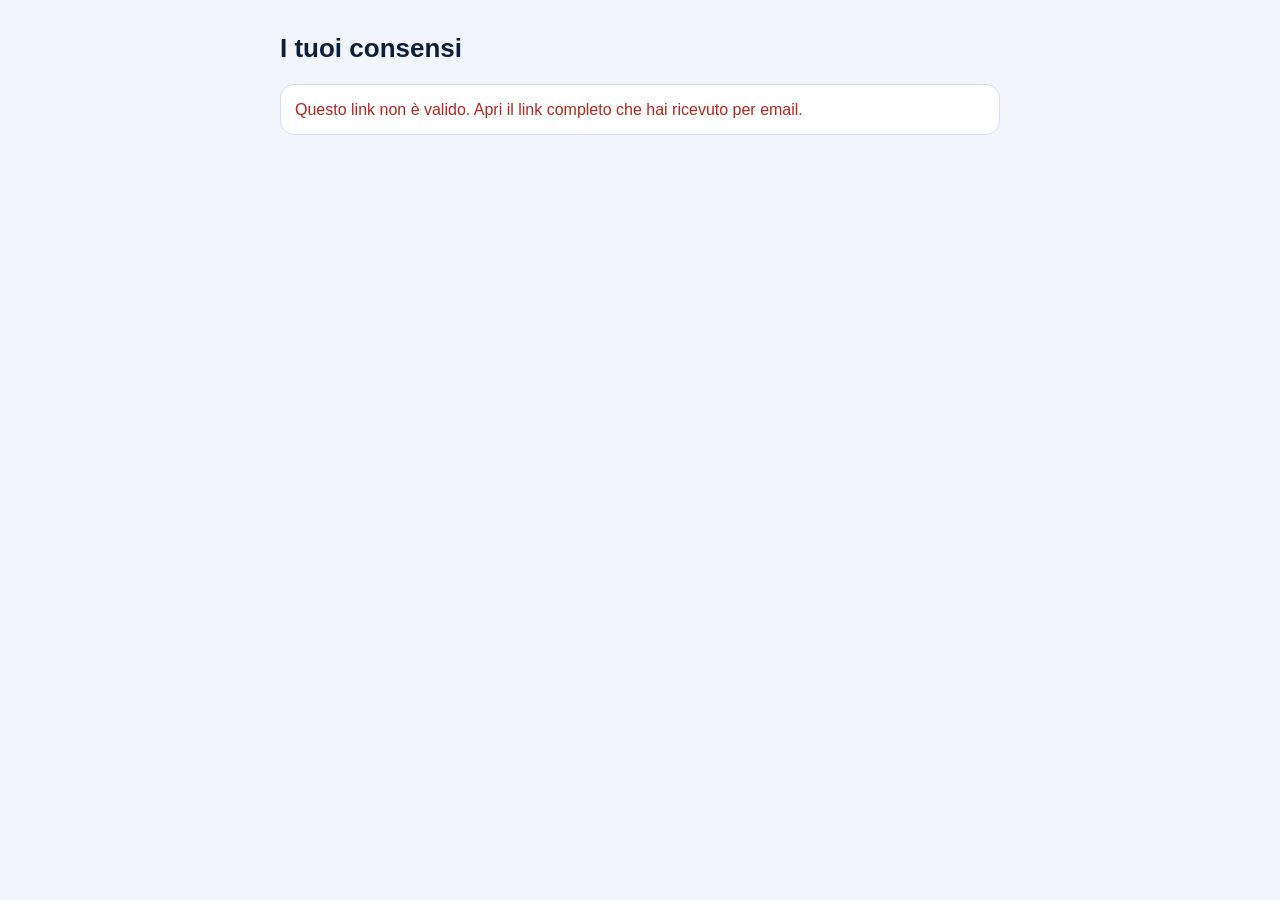
<file: consensi.html>
<!doctype html><html lang="it"><head><meta charset="utf-8"><meta name="viewport" content="width=device-width,initial-scale=1,viewport-fit=cover"><meta name="robots" content="noindex,nofollow"><meta name="referrer" content="no-referrer"><meta http-equiv="Content-Security-Policy" content="default-src 'none'; script-src 'self'; style-src 'self'; connect-src https://oebneptbsfxbfwafjhjw.supabase.co; img-src 'self'; base-uri 'none'; form-action 'none'"><title>I tuoi consensi</title><link rel="stylesheet" href="legal.css"><link rel="stylesheet" href="consensi.css"></head><body><main>
<h1 id="t">I tuoi consensi</h1><p class="up" id="az"></p>
<div id="st" class="box" role="status">Caricamento…</div>
<div id="app" hidden>
<p><a href="#informativa" id="lnkInf">Leggi l’informativa privacy</a></p>
<form id="f">
<p>Scegli a quali trattamenti facoltativi acconsenti. Non acconsentire non incide sul rapporto con il titolare. Puoi cambiare idea in qualsiasi momento riaprendo questo stesso link: l’ultima scelta sostituisce le precedenti.</p>
<div id="cs"></div>
<button type="submit" id="go" class="go">Conferma le mie scelte</button>
</form>
<p class="box done" id="ok" role="status" hidden></p>
<h2>I tuoi diritti</h2>
<p class="up">Puoi chiedere al titolare una copia dei tuoi dati o la loro anonimizzazione. La richiesta viene esaminata dal titolare, che ti risponderà entro un mese.</p>
<div id="rq"></div>
<section id="informativa"><h2>Informativa sulla privacy</h2><p class="up" id="iv"></p><div id="inf" class="inf"></div></section>
</div></main><script src="consensi.js"></script></body></html>
</file>
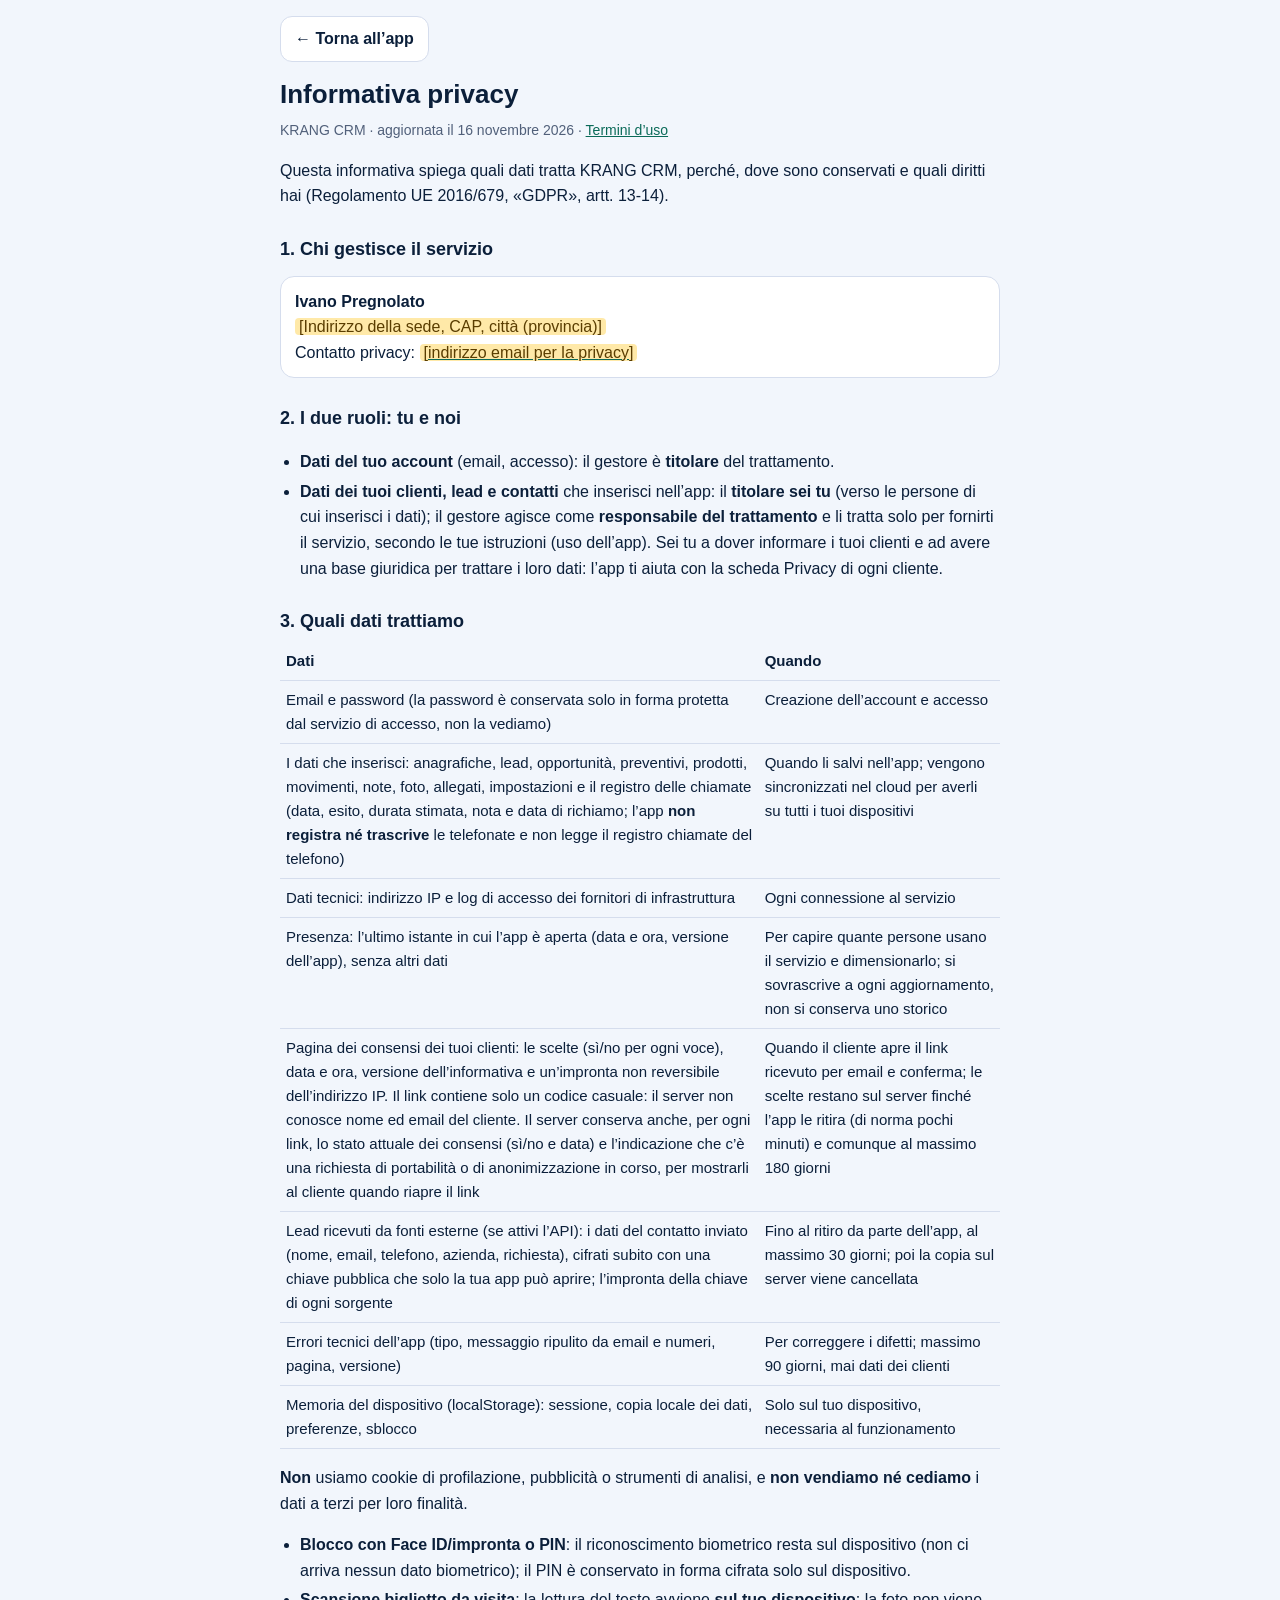
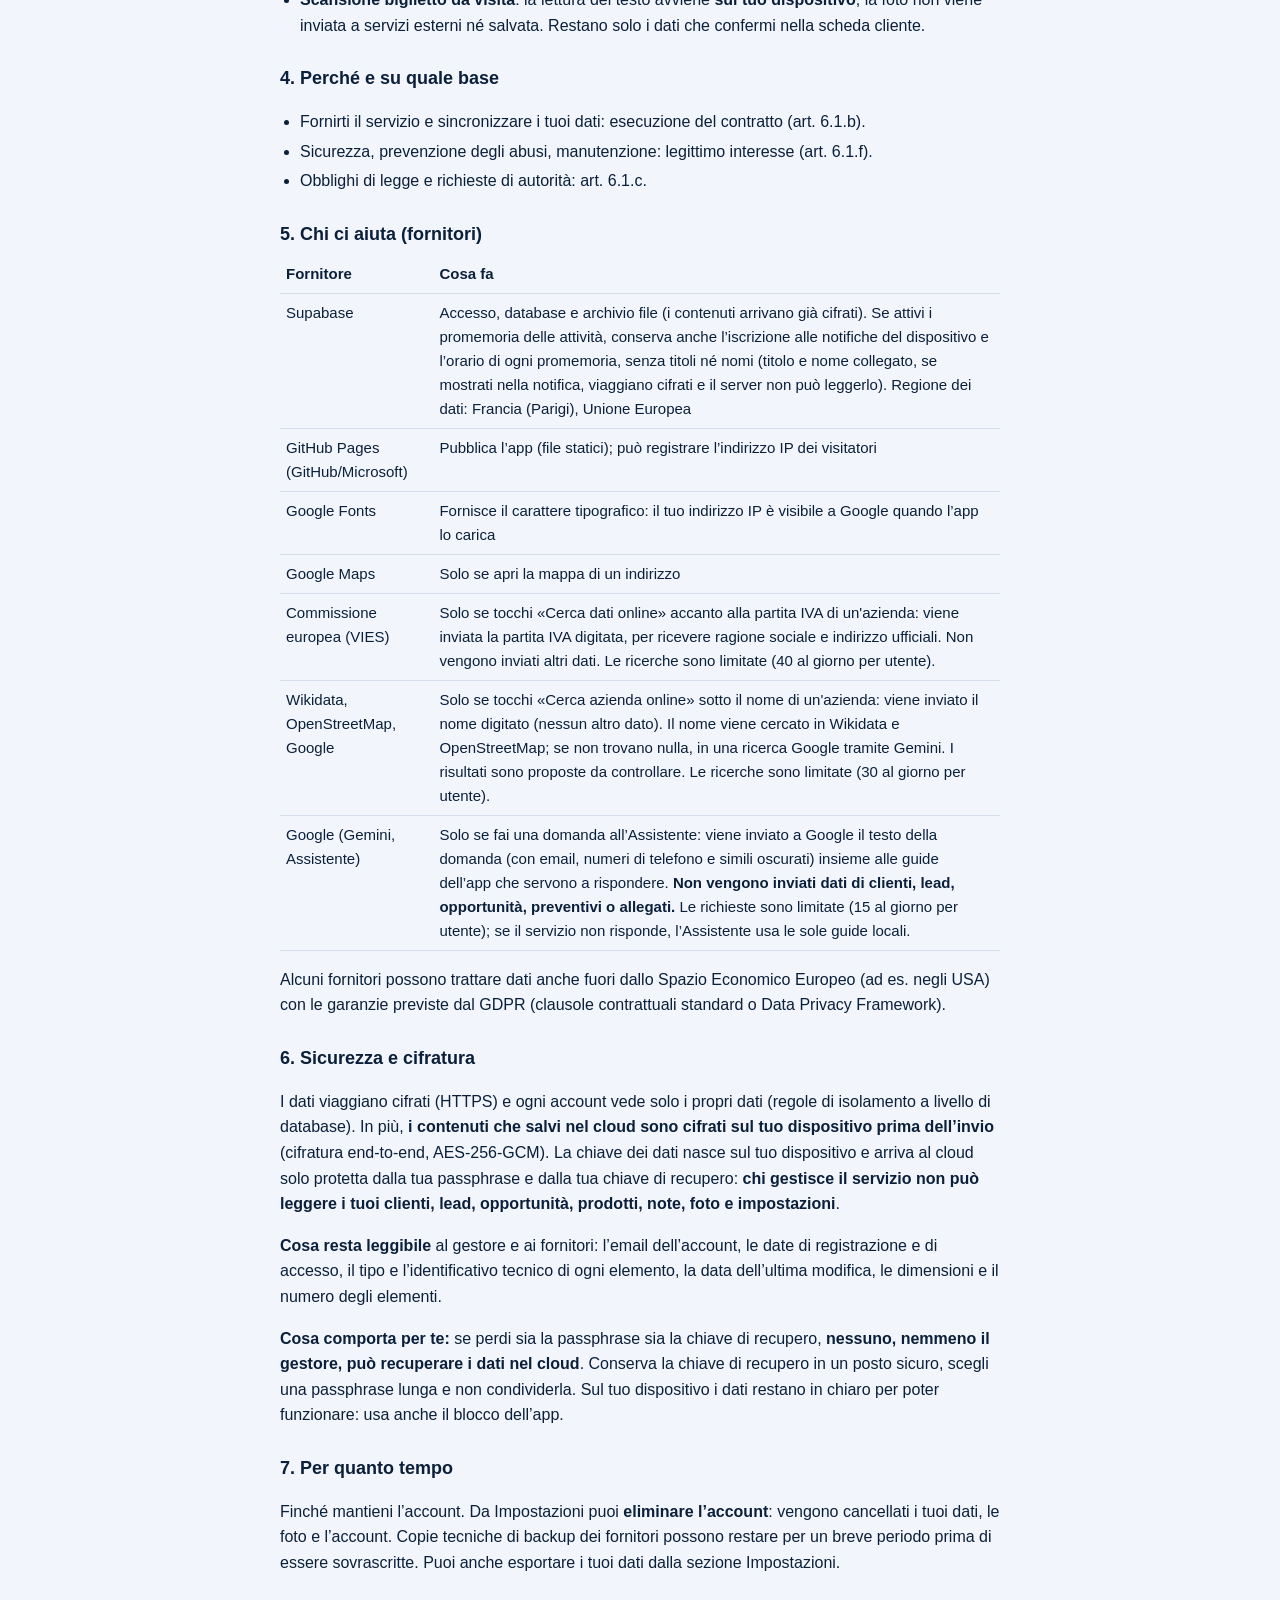
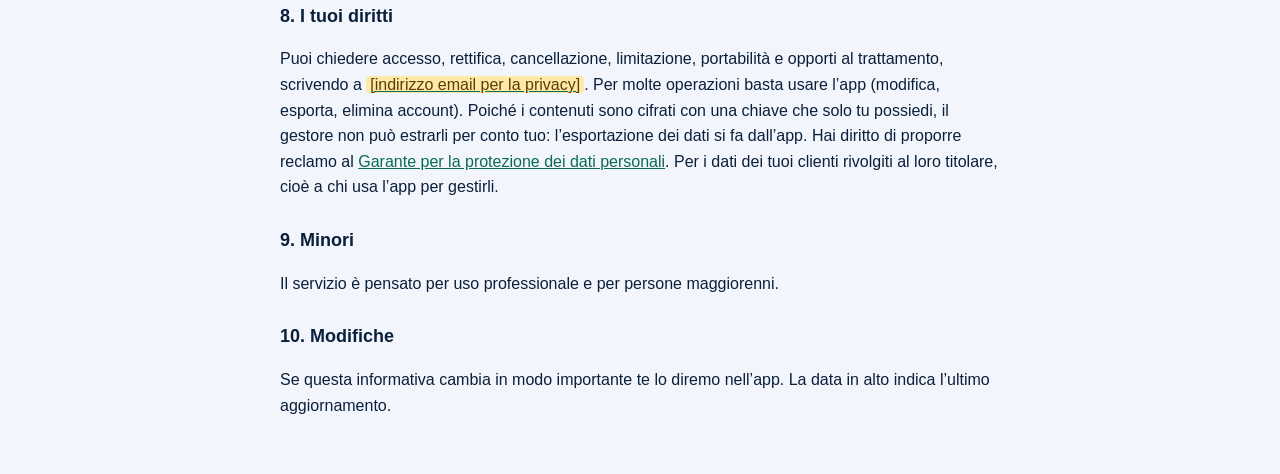
<file: privacy.html>
<!doctype html><html lang="it"><head><meta charset="utf-8"><meta name="viewport" content="width=device-width,initial-scale=1,viewport-fit=cover"><meta http-equiv="Content-Security-Policy" content="default-src 'none'; script-src 'self'; style-src 'self'; img-src 'self'; base-uri 'none'; form-action 'none'"><title>Informativa privacy · KRANG CRM</title><link rel="stylesheet" href="legal.css"></head><body><main>
<a class="bk" href="index.html">← Torna all’app</a>
<h1>Informativa privacy</h1><p class="up">KRANG CRM · aggiornata il <span data-l="aggiornato"></span> · <a href="termini.html">Termini d’uso</a></p>
<p>Questa informativa spiega quali dati tratta KRANG CRM, perché, dove sono conservati e quali diritti hai (Regolamento UE 2016/679, «GDPR», artt. 13-14).</p>

<h2>1. Chi gestisce il servizio</h2>
<div class="box"><b data-l="titolare"></b><br><span data-l="sede"></span><br>Contatto privacy: <a data-mail href="#" ><span data-l="email"></span></a></div>

<h2>2. I due ruoli: tu e noi</h2>
<ul><li><b>Dati del tuo account</b> (email, accesso): il gestore è <b>titolare</b> del trattamento.</li>
<li><b>Dati dei tuoi clienti, lead e contatti</b> che inserisci nell’app: il <b>titolare sei tu</b> (verso le persone di cui inserisci i dati); il gestore agisce come <b>responsabile del trattamento</b> e li tratta solo per fornirti il servizio, secondo le tue istruzioni (uso dell’app). Sei tu a dover informare i tuoi clienti e ad avere una base giuridica per trattare i loro dati: l’app ti aiuta con la scheda Privacy di ogni cliente.</li></ul>

<h2>3. Quali dati trattiamo</h2>
<table>
<tr><th>Dati</th><th>Quando</th></tr>
<tr><td>Email e password (la password è conservata solo in forma protetta dal servizio di accesso, non la vediamo)</td><td>Creazione dell’account e accesso</td></tr>
<tr><td>I dati che inserisci: anagrafiche, lead, opportunità, preventivi, prodotti, movimenti, note, foto, allegati, impostazioni e il registro delle chiamate (data, esito, durata stimata, nota e data di richiamo; l’app <b>non registra né trascrive</b> le telefonate e non legge il registro chiamate del telefono)</td><td>Quando li salvi nell’app; vengono sincronizzati nel cloud per averli su tutti i tuoi dispositivi</td></tr>
<tr><td>Dati tecnici: indirizzo IP e log di accesso dei fornitori di infrastruttura</td><td>Ogni connessione al servizio</td></tr>
<tr><td>Presenza: l’ultimo istante in cui l’app è aperta (data e ora, versione dell’app), senza altri dati</td><td>Per capire quante persone usano il servizio e dimensionarlo; si sovrascrive a ogni aggiornamento, non si conserva uno storico</td></tr>
<tr><td>Pagina dei consensi dei tuoi clienti: le scelte (sì/no per ogni voce), data e ora, versione dell’informativa e un’impronta non reversibile dell’indirizzo IP. Il link contiene solo un codice casuale: il server non conosce nome ed email del cliente. Il server conserva anche, per ogni link, lo stato attuale dei consensi (sì/no e data) e l’indicazione che c’è una richiesta di portabilità o di anonimizzazione in corso, per mostrarli al cliente quando riapre il link</td><td>Quando il cliente apre il link ricevuto per email e conferma; le scelte restano sul server finché l’app le ritira (di norma pochi minuti) e comunque al massimo 180 giorni</td></tr>
<tr><td>Lead ricevuti da fonti esterne (se attivi l’API): i dati del contatto inviato (nome, email, telefono, azienda, richiesta), cifrati subito con una chiave pubblica che solo la tua app può aprire; l’impronta della chiave di ogni sorgente</td><td>Fino al ritiro da parte dell’app, al massimo 30 giorni; poi la copia sul server viene cancellata</td></tr>
<tr><td>Errori tecnici dell’app (tipo, messaggio ripulito da email e numeri, pagina, versione)</td><td>Per correggere i difetti; massimo 90 giorni, mai dati dei clienti</td></tr>
<tr><td>Memoria del dispositivo (localStorage): sessione, copia locale dei dati, preferenze, sblocco</td><td>Solo sul tuo dispositivo, necessaria al funzionamento</td></tr>
</table>
<p><b>Non</b> usiamo cookie di profilazione, pubblicità o strumenti di analisi, e <b>non vendiamo né cediamo</b> i dati a terzi per loro finalità.</p>
<ul><li><b>Blocco con Face ID/impronta o PIN</b>: il riconoscimento biometrico resta sul dispositivo (non ci arriva nessun dato biometrico); il PIN è conservato in forma cifrata solo sul dispositivo.</li>
<li><b>Scansione biglietto da visita</b>: la lettura del testo avviene <b>sul tuo dispositivo</b>; la foto non viene inviata a servizi esterni né salvata. Restano solo i dati che confermi nella scheda cliente.</li></ul>

<h2>4. Perché e su quale base</h2>
<ul><li>Fornirti il servizio e sincronizzare i tuoi dati: esecuzione del contratto (art. 6.1.b).</li>
<li>Sicurezza, prevenzione degli abusi, manutenzione: legittimo interesse (art. 6.1.f).</li>
<li>Obblighi di legge e richieste di autorità: art. 6.1.c.</li></ul>

<h2>5. Chi ci aiuta (fornitori)</h2>
<table>
<tr><th>Fornitore</th><th>Cosa fa</th></tr>
<tr><td>Supabase</td><td>Accesso, database e archivio file (i contenuti arrivano già cifrati). Se attivi i promemoria delle attività, conserva anche l’iscrizione alle notifiche del dispositivo e l’orario di ogni promemoria, senza titoli né nomi (titolo e nome collegato, se mostrati nella notifica, viaggiano cifrati e il server non può leggerlo). Regione dei dati: <span data-l="regione"></span></td></tr>
<tr><td>GitHub Pages (GitHub/Microsoft)</td><td>Pubblica l’app (file statici); può registrare l’indirizzo IP dei visitatori</td></tr>
<tr><td>Google Fonts</td><td>Fornisce il carattere tipografico: il tuo indirizzo IP è visibile a Google quando l’app lo carica</td></tr>
<tr><td>Google Maps</td><td>Solo se apri la mappa di un indirizzo</td></tr>
<tr><td>Commissione europea (VIES)</td><td>Solo se tocchi «Cerca dati online» accanto alla partita IVA di un'azienda: viene inviata la partita IVA digitata, per ricevere ragione sociale e indirizzo ufficiali. Non vengono inviati altri dati. Le ricerche sono limitate (40 al giorno per utente).</td></tr>
<tr><td>Wikidata, OpenStreetMap, Google</td><td>Solo se tocchi «Cerca azienda online» sotto il nome di un'azienda: viene inviato il nome digitato (nessun altro dato). Il nome viene cercato in Wikidata e OpenStreetMap; se non trovano nulla, in una ricerca Google tramite Gemini. I risultati sono proposte da controllare. Le ricerche sono limitate (30 al giorno per utente).</td></tr>
<tr><td>Google (Gemini, Assistente)</td><td>Solo se fai una domanda all’Assistente: viene inviato a Google il testo della domanda (con email, numeri di telefono e simili oscurati) insieme alle guide dell’app che servono a rispondere. <b>Non vengono inviati dati di clienti, lead, opportunità, preventivi o allegati.</b> Le richieste sono limitate (15 al giorno per utente); se il servizio non risponde, l’Assistente usa le sole guide locali.</td></tr>
</table>
<p>Alcuni fornitori possono trattare dati anche fuori dallo Spazio Economico Europeo (ad es. negli USA) con le garanzie previste dal GDPR (clausole contrattuali standard o Data Privacy Framework).</p>

<h2>6. Sicurezza e cifratura</h2>
<p>I dati viaggiano cifrati (HTTPS) e ogni account vede solo i propri dati (regole di isolamento a livello di database). In più, <b>i contenuti che salvi nel cloud sono cifrati sul tuo dispositivo prima dell’invio</b> (cifratura end-to-end, AES-256-GCM). La chiave dei dati nasce sul tuo dispositivo e arriva al cloud solo protetta dalla tua passphrase e dalla tua chiave di recupero: <b>chi gestisce il servizio non può leggere i tuoi clienti, lead, opportunità, prodotti, note, foto e impostazioni</b>.</p>
<p><b>Cosa resta leggibile</b> al gestore e ai fornitori: l’email dell’account, le date di registrazione e di accesso, il tipo e l’identificativo tecnico di ogni elemento, la data dell’ultima modifica, le dimensioni e il numero degli elementi.</p>
<p><b>Cosa comporta per te:</b> se perdi sia la passphrase sia la chiave di recupero, <b>nessuno, nemmeno il gestore, può recuperare i dati nel cloud</b>. Conserva la chiave di recupero in un posto sicuro, scegli una passphrase lunga e non condividerla. Sul tuo dispositivo i dati restano in chiaro per poter funzionare: usa anche il blocco dell’app.</p>

<h2>7. Per quanto tempo</h2>
<p>Finché mantieni l’account. Da Impostazioni puoi <b>eliminare l’account</b>: vengono cancellati i tuoi dati, le foto e l’account. Copie tecniche di backup dei fornitori possono restare per un breve periodo prima di essere sovrascritte. Puoi anche esportare i tuoi dati dalla sezione Impostazioni.</p>

<h2>8. I tuoi diritti</h2>
<p>Puoi chiedere accesso, rettifica, cancellazione, limitazione, portabilità e opporti al trattamento, scrivendo a <a data-mail href="#"><span data-l="email"></span></a>. Per molte operazioni basta usare l’app (modifica, esporta, elimina account). Poiché i contenuti sono cifrati con una chiave che solo tu possiedi, il gestore non può estrarli per conto tuo: l’esportazione dei dati si fa dall’app. Hai diritto di proporre reclamo al <a href="https://www.garanteprivacy.it" rel="noopener">Garante per la protezione dei dati personali</a>. Per i dati dei tuoi clienti rivolgiti al loro titolare, cioè a chi usa l’app per gestirli.</p>

<h2>9. Minori</h2>
<p>Il servizio è pensato per uso professionale e per persone maggiorenni.</p>

<h2>10. Modifiche</h2>
<p>Se questa informativa cambia in modo importante te lo diremo nell’app. La data in alto indica l’ultimo aggiornamento.</p>
</main><script src="legal.js"></script></body></html>
</file>
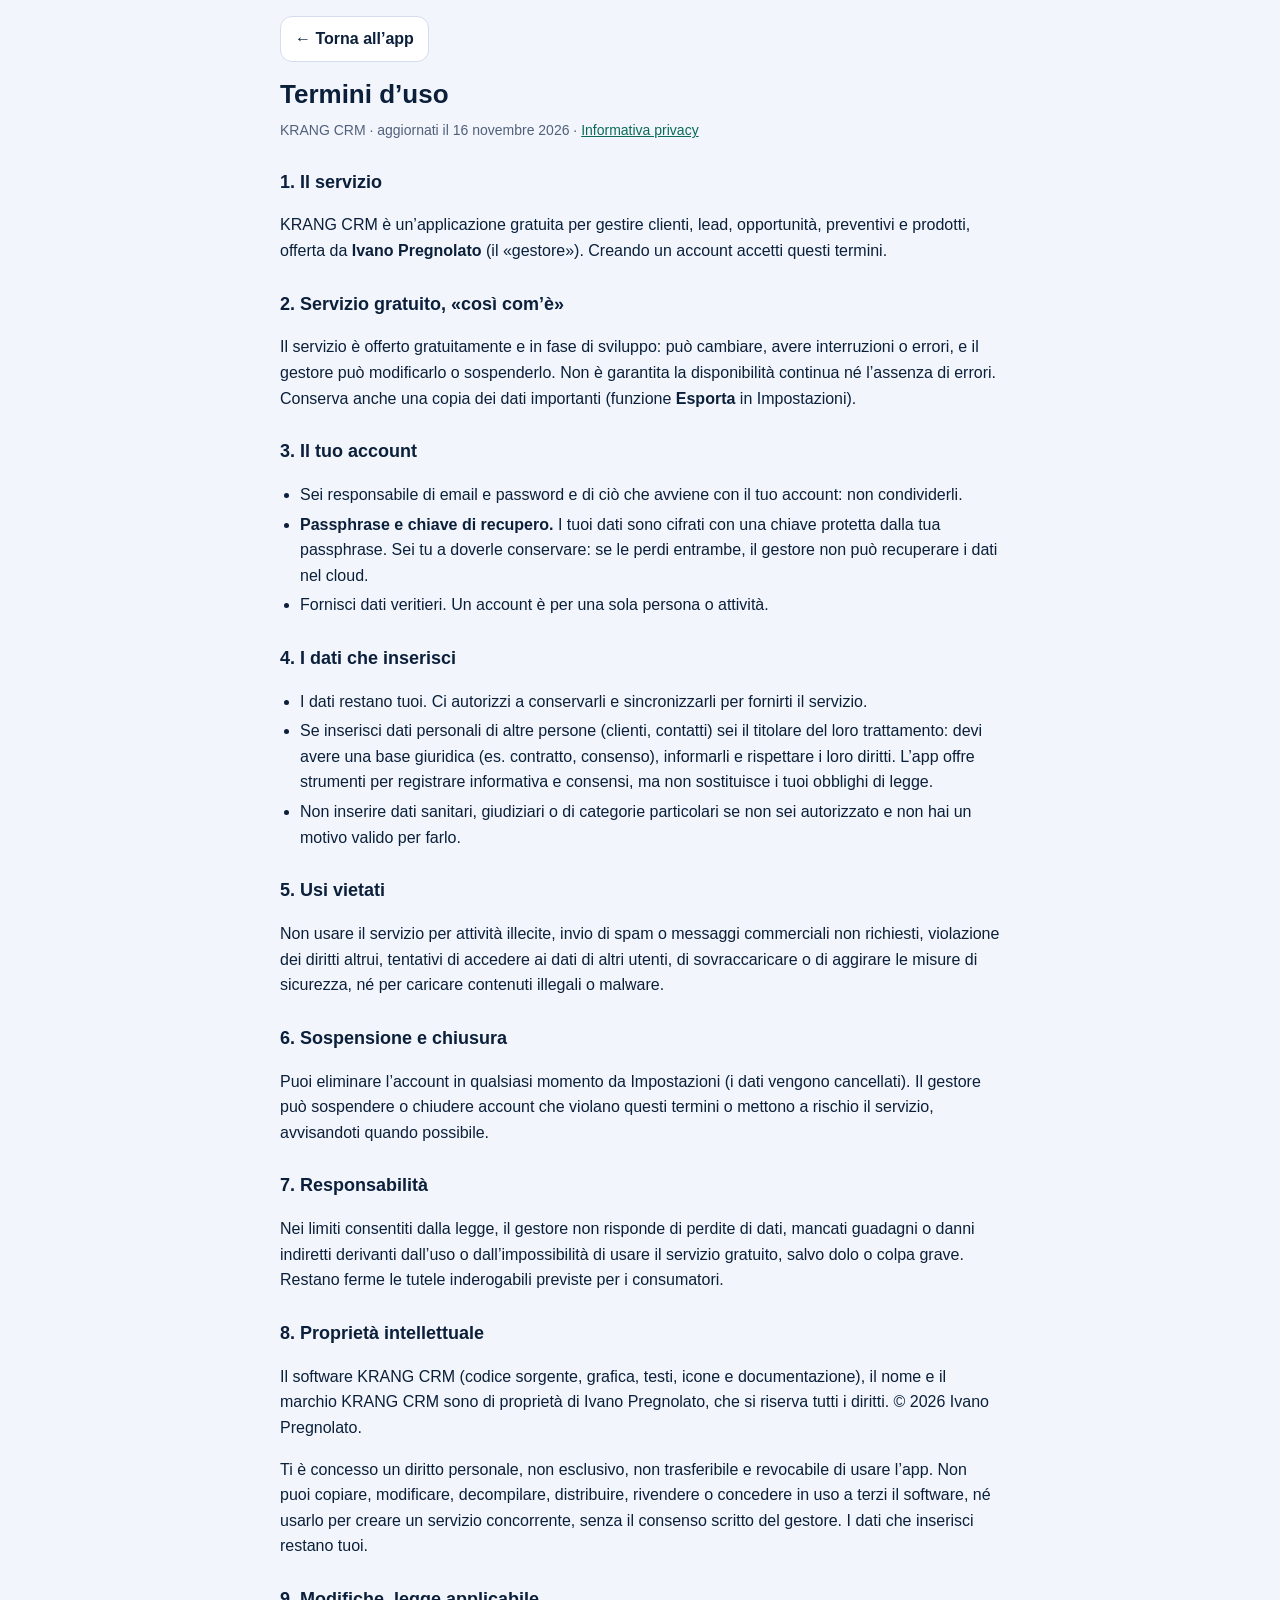
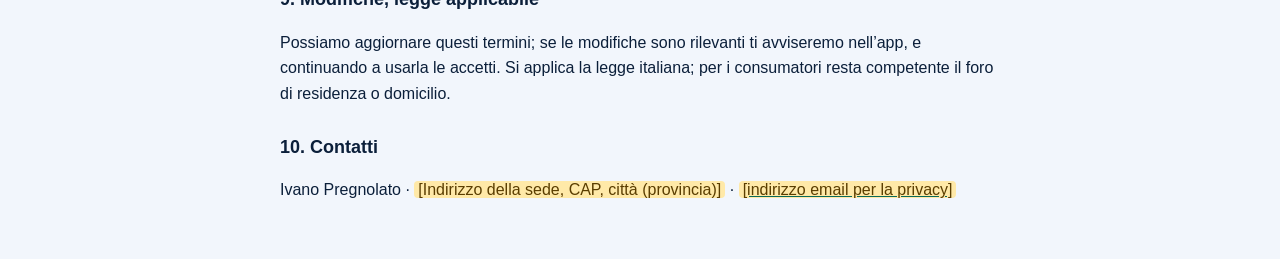
<file: termini.html>
<!doctype html><html lang="it"><head><meta charset="utf-8"><meta name="viewport" content="width=device-width,initial-scale=1,viewport-fit=cover"><meta http-equiv="Content-Security-Policy" content="default-src 'none'; script-src 'self'; style-src 'self'; img-src 'self'; base-uri 'none'; form-action 'none'"><title>Termini d’uso · KRANG CRM</title><link rel="stylesheet" href="legal.css"></head><body><main>
<a class="bk" href="index.html">← Torna all’app</a>
<h1>Termini d’uso</h1><p class="up">KRANG CRM · aggiornati il <span data-l="aggiornato"></span> · <a href="privacy.html">Informativa privacy</a></p>

<h2>1. Il servizio</h2>
<p>KRANG CRM è un’applicazione gratuita per gestire clienti, lead, opportunità, preventivi e prodotti, offerta da <b data-l="titolare"></b> (il «gestore»). Creando un account accetti questi termini.</p>

<h2>2. Servizio gratuito, «così com’è»</h2>
<p>Il servizio è offerto gratuitamente e in fase di sviluppo: può cambiare, avere interruzioni o errori, e il gestore può modificarlo o sospenderlo. Non è garantita la disponibilità continua né l’assenza di errori. Conserva anche una copia dei dati importanti (funzione <b>Esporta</b> in Impostazioni).</p>

<h2>3. Il tuo account</h2>
<ul><li>Sei responsabile di email e password e di ciò che avviene con il tuo account: non condividerli.</li><li><b>Passphrase e chiave di recupero.</b> I tuoi dati sono cifrati con una chiave protetta dalla tua passphrase. Sei tu a doverle conservare: se le perdi entrambe, il gestore non può recuperare i dati nel cloud.</li><li>Fornisci dati veritieri. Un account è per una sola persona o attività.</li></ul>

<h2>4. I dati che inserisci</h2>
<ul><li>I dati restano tuoi. Ci autorizzi a conservarli e sincronizzarli per fornirti il servizio.</li>
<li>Se inserisci dati personali di altre persone (clienti, contatti) sei il titolare del loro trattamento: devi avere una base giuridica (es. contratto, consenso), informarli e rispettare i loro diritti. L’app offre strumenti per registrare informativa e consensi, ma non sostituisce i tuoi obblighi di legge.</li>
<li>Non inserire dati sanitari, giudiziari o di categorie particolari se non sei autorizzato e non hai un motivo valido per farlo.</li></ul>

<h2>5. Usi vietati</h2>
<p>Non usare il servizio per attività illecite, invio di spam o messaggi commerciali non richiesti, violazione dei diritti altrui, tentativi di accedere ai dati di altri utenti, di sovraccaricare o di aggirare le misure di sicurezza, né per caricare contenuti illegali o malware.</p>

<h2>6. Sospensione e chiusura</h2>
<p>Puoi eliminare l’account in qualsiasi momento da Impostazioni (i dati vengono cancellati). Il gestore può sospendere o chiudere account che violano questi termini o mettono a rischio il servizio, avvisandoti quando possibile.</p>

<h2>7. Responsabilità</h2>
<p>Nei limiti consentiti dalla legge, il gestore non risponde di perdite di dati, mancati guadagni o danni indiretti derivanti dall’uso o dall’impossibilità di usare il servizio gratuito, salvo dolo o colpa grave. Restano ferme le tutele inderogabili previste per i consumatori.</p>

<h2>8. Proprietà intellettuale</h2>
<p>Il software KRANG CRM (codice sorgente, grafica, testi, icone e documentazione), il nome e il marchio KRANG CRM sono di proprietà di Ivano Pregnolato, che si riserva tutti i diritti. © 2026 Ivano Pregnolato.</p>
<p>Ti è concesso un diritto personale, non esclusivo, non trasferibile e revocabile di usare l’app. Non puoi copiare, modificare, decompilare, distribuire, rivendere o concedere in uso a terzi il software, né usarlo per creare un servizio concorrente, senza il consenso scritto del gestore. I dati che inserisci restano tuoi.</p>

<h2>9. Modifiche, legge applicabile</h2>
<p>Possiamo aggiornare questi termini; se le modifiche sono rilevanti ti avviseremo nell’app, e continuando a usarla le accetti. Si applica la legge italiana; per i consumatori resta competente il foro di residenza o domicilio.</p>

<h2>10. Contatti</h2>
<p><span data-l="titolare"></span> · <span data-l="sede"></span> · <a data-mail href="#"><span data-l="email"></span></a></p>
</main><script src="legal.js"></script></body></html>
</file>
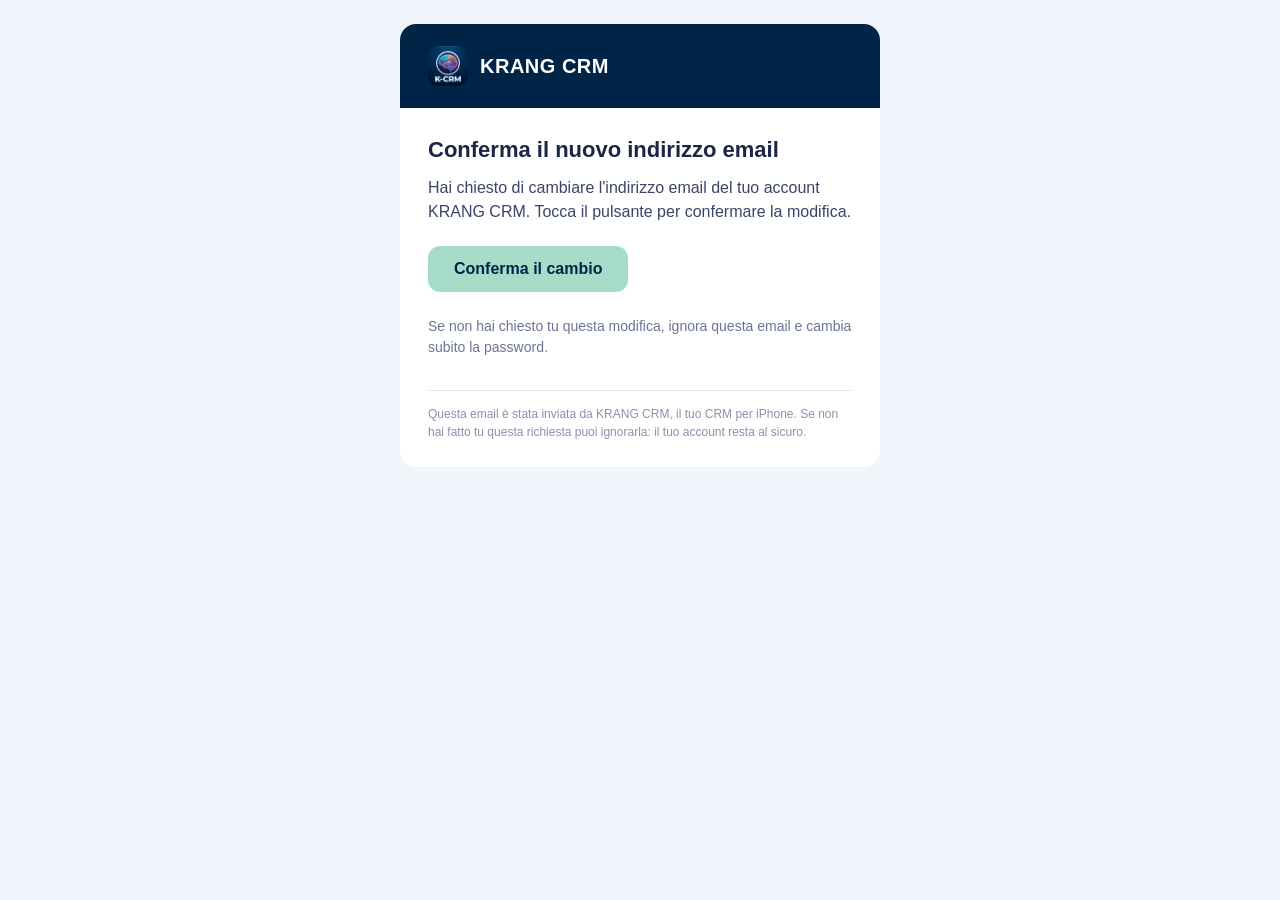
<file: supabase/email/cambio-email.html>
<!doctype html><html lang="it"><head><meta charset="utf-8"><meta name="viewport" content="width=device-width,initial-scale=1"><meta name="color-scheme" content="light"></head>
<body style="margin:0;padding:0;background:#f1f4fa;">
<table role="presentation" width="100%" cellpadding="0" cellspacing="0" style="background:#f1f4fa;padding:24px 12px;"><tr><td align="center">
<table role="presentation" width="100%" cellpadding="0" cellspacing="0" style="max-width:480px;background:#ffffff;border-radius:16px;overflow:hidden;font-family:-apple-system,BlinkMacSystemFont,'Segoe UI',Roboto,Helvetica,Arial,sans-serif;color:#1d2547;">
<tr><td style="background:#002446;padding:22px 28px;"><table role="presentation" cellpadding="0" cellspacing="0"><tr>
<td><img src="https://ivanopregnolato-rgb.github.io/Krang-CRM/kcrm-180.png" width="40" height="40" alt="" style="display:block;border-radius:10px;"></td>
<td style="padding-left:12px;font-size:20px;font-weight:700;letter-spacing:.5px;color:#ffffff;">KRANG CRM</td></tr></table></td></tr>
<tr><td style="padding:28px 28px 8px;">
<h1 style="margin:0 0 12px;font-size:22px;line-height:1.25;color:#1d2547;">Conferma il nuovo indirizzo email</h1>
<p style="margin:0 0 22px;font-size:16px;line-height:1.5;color:#3b4468;">Hai chiesto di cambiare l'indirizzo email del tuo account KRANG CRM. Tocca il pulsante per confermare la modifica.</p>
<table role="presentation" cellpadding="0" cellspacing="0" style="margin:0 0 24px;"><tr><td style="background:#a6dcc8;border-radius:12px;"><a href="{{ .ConfirmationURL }}" style="display:inline-block;padding:14px 26px;font-size:16px;font-weight:700;color:#002446;text-decoration:none;">Conferma il cambio</a></td></tr></table>
<p style="margin:0 0 8px;font-size:14px;line-height:1.5;color:#6b7497;">Se non hai chiesto tu questa modifica, ignora questa email e cambia subito la password.</p>
</td></tr>
<tr><td style="padding:16px 28px 26px;"><div style="border-top:1px solid #e4e8f2;padding-top:14px;font-size:12px;line-height:1.5;color:#8a91ad;">Questa email è stata inviata da KRANG CRM, il tuo CRM per iPhone. Se non hai fatto tu questa richiesta puoi ignorarla: il tuo account resta al sicuro.</div></td></tr>
</table></td></tr></table></body></html>
</file>
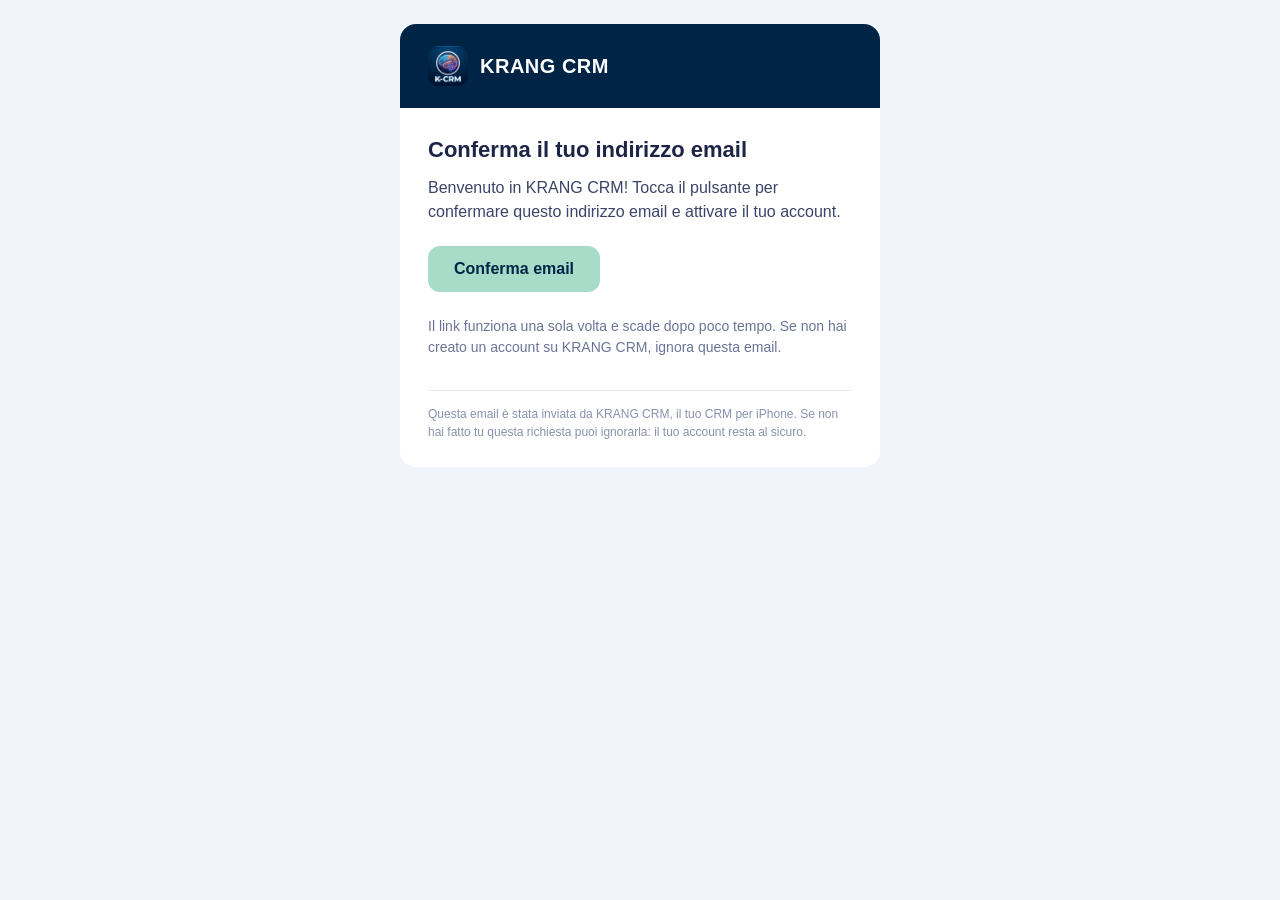
<file: supabase/email/conferma-registrazione.html>
<!doctype html><html lang="it"><head><meta charset="utf-8"><meta name="viewport" content="width=device-width,initial-scale=1"><meta name="color-scheme" content="light"></head>
<body style="margin:0;padding:0;background:#f1f4fa;">
<table role="presentation" width="100%" cellpadding="0" cellspacing="0" style="background:#f1f4fa;padding:24px 12px;"><tr><td align="center">
<table role="presentation" width="100%" cellpadding="0" cellspacing="0" style="max-width:480px;background:#ffffff;border-radius:16px;overflow:hidden;font-family:-apple-system,BlinkMacSystemFont,'Segoe UI',Roboto,Helvetica,Arial,sans-serif;color:#1d2547;">
<tr><td style="background:#002446;padding:22px 28px;"><table role="presentation" cellpadding="0" cellspacing="0"><tr>
<td><img src="https://ivanopregnolato-rgb.github.io/Krang-CRM/kcrm-180.png" width="40" height="40" alt="" style="display:block;border-radius:10px;"></td>
<td style="padding-left:12px;font-size:20px;font-weight:700;letter-spacing:.5px;color:#ffffff;">KRANG CRM</td></tr></table></td></tr>
<tr><td style="padding:28px 28px 8px;">
<h1 style="margin:0 0 12px;font-size:22px;line-height:1.25;color:#1d2547;">Conferma il tuo indirizzo email</h1>
<p style="margin:0 0 22px;font-size:16px;line-height:1.5;color:#3b4468;">Benvenuto in KRANG CRM! Tocca il pulsante per confermare questo indirizzo email e attivare il tuo account.</p>
<table role="presentation" cellpadding="0" cellspacing="0" style="margin:0 0 24px;"><tr><td style="background:#a6dcc8;border-radius:12px;"><a href="{{ .ConfirmationURL }}" style="display:inline-block;padding:14px 26px;font-size:16px;font-weight:700;color:#002446;text-decoration:none;">Conferma email</a></td></tr></table>
<p style="margin:0 0 8px;font-size:14px;line-height:1.5;color:#6b7497;">Il link funziona una sola volta e scade dopo poco tempo. Se non hai creato un account su KRANG CRM, ignora questa email.</p>
</td></tr>
<tr><td style="padding:16px 28px 26px;"><div style="border-top:1px solid #e4e8f2;padding-top:14px;font-size:12px;line-height:1.5;color:#8a91ad;">Questa email è stata inviata da KRANG CRM, il tuo CRM per iPhone. Se non hai fatto tu questa richiesta puoi ignorarla: il tuo account resta al sicuro.</div></td></tr>
</table></td></tr></table></body></html>
</file>
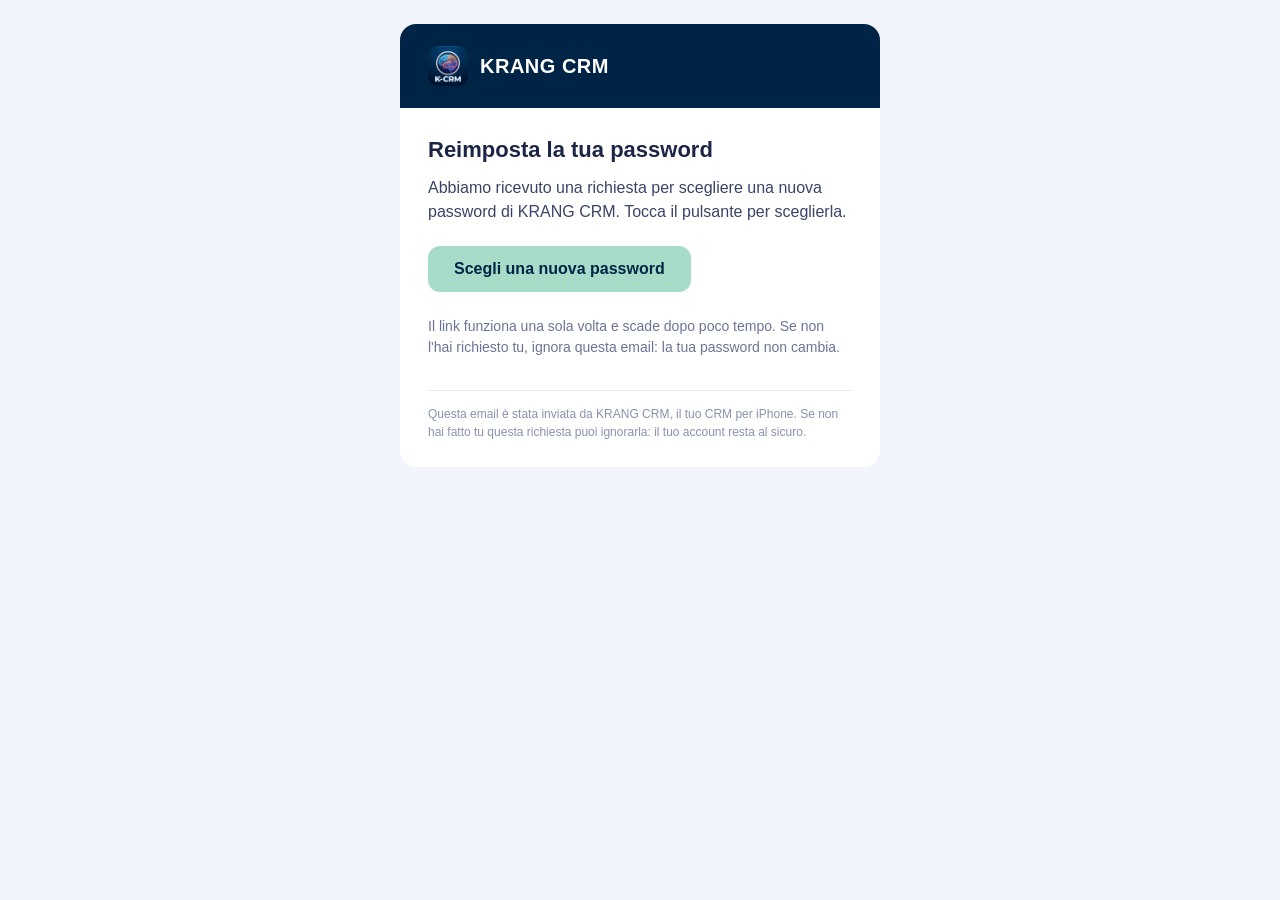
<file: supabase/email/reimposta-password.html>
<!doctype html><html lang="it"><head><meta charset="utf-8"><meta name="viewport" content="width=device-width,initial-scale=1"><meta name="color-scheme" content="light"></head>
<body style="margin:0;padding:0;background:#f1f4fa;">
<table role="presentation" width="100%" cellpadding="0" cellspacing="0" style="background:#f1f4fa;padding:24px 12px;"><tr><td align="center">
<table role="presentation" width="100%" cellpadding="0" cellspacing="0" style="max-width:480px;background:#ffffff;border-radius:16px;overflow:hidden;font-family:-apple-system,BlinkMacSystemFont,'Segoe UI',Roboto,Helvetica,Arial,sans-serif;color:#1d2547;">
<tr><td style="background:#002446;padding:22px 28px;"><table role="presentation" cellpadding="0" cellspacing="0"><tr>
<td><img src="https://ivanopregnolato-rgb.github.io/Krang-CRM/kcrm-180.png" width="40" height="40" alt="" style="display:block;border-radius:10px;"></td>
<td style="padding-left:12px;font-size:20px;font-weight:700;letter-spacing:.5px;color:#ffffff;">KRANG CRM</td></tr></table></td></tr>
<tr><td style="padding:28px 28px 8px;">
<h1 style="margin:0 0 12px;font-size:22px;line-height:1.25;color:#1d2547;">Reimposta la tua password</h1>
<p style="margin:0 0 22px;font-size:16px;line-height:1.5;color:#3b4468;">Abbiamo ricevuto una richiesta per scegliere una nuova password di KRANG CRM. Tocca il pulsante per sceglierla.</p>
<table role="presentation" cellpadding="0" cellspacing="0" style="margin:0 0 24px;"><tr><td style="background:#a6dcc8;border-radius:12px;"><a href="{{ .ConfirmationURL }}" style="display:inline-block;padding:14px 26px;font-size:16px;font-weight:700;color:#002446;text-decoration:none;">Scegli una nuova password</a></td></tr></table>
<p style="margin:0 0 8px;font-size:14px;line-height:1.5;color:#6b7497;">Il link funziona una sola volta e scade dopo poco tempo. Se non l'hai richiesto tu, ignora questa email: la tua password non cambia.</p>
</td></tr>
<tr><td style="padding:16px 28px 26px;"><div style="border-top:1px solid #e4e8f2;padding-top:14px;font-size:12px;line-height:1.5;color:#8a91ad;">Questa email è stata inviata da KRANG CRM, il tuo CRM per iPhone. Se non hai fatto tu questa richiesta puoi ignorarla: il tuo account resta al sicuro.</div></td></tr>
</table></td></tr></table></body></html>
</file>
<file: legal.css>
:root{color-scheme:light dark;--bg:#f2f6fc;--ink:#0b1f3a;--mut:#51607a;--ac:#0a6a58;--card:#fff;--out:#d5dded}
@media(prefers-color-scheme:dark){:root{--bg:#0a1626;--ink:#e8eefb;--mut:#9fb0cc;--ac:#6fe0c0;--card:#11233a;--out:#25395a}}
*{box-sizing:border-box}body{margin:0;background:var(--bg);color:var(--ink);font:16px/1.6 -apple-system,BlinkMacSystemFont,"Segoe UI",Roboto,sans-serif;padding:16px 16px calc(40px + env(safe-area-inset-bottom,0px))}
main{max-width:720px;margin:0 auto}a{color:var(--ac)}h1{font-size:26px;margin:12px 0 4px}h2{font-size:18px;margin:26px 0 6px}.up{color:var(--mut);font-size:14px;margin:0 0 14px}
.bk{display:inline-block;padding:9px 14px;border:1px solid var(--out);border-radius:12px;background:var(--card);text-decoration:none;font-weight:600;color:var(--ink)}
.box{background:var(--card);border:1px solid var(--out);border-radius:14px;padding:12px 14px;margin:12px 0}.ph{background:#ffe9a8;color:#5a3d00;padding:0 4px;border-radius:4px}
ul{padding-left:20px}li{margin:4px 0}table{width:100%;border-collapse:collapse;font-size:15px}td,th{border-bottom:1px solid var(--out);padding:7px 6px;text-align:left;vertical-align:top}
</file>
<file: consensi.css>
.chk{display:flex;gap:12px;align-items:flex-start;background:var(--card);border:1px solid var(--out);border-radius:14px;padding:14px;margin:10px 0;cursor:pointer}
.chk input{width:22px;height:22px;margin-top:2px;flex:none;accent-color:var(--ac)}
.go{display:block;width:100%;padding:14px;margin:18px 0;border:0;border-radius:14px;background:var(--ac);color:#fff;font-weight:600;font-size:17px;font-family:inherit;cursor:pointer}
.go:disabled{opacity:.6}
@media(prefers-color-scheme:dark){.go{color:#06241c}}
details{margin:16px 0}summary{cursor:pointer;font-weight:600}.inf p{margin:10px 0;white-space:pre-wrap}
.err{color:#b3261e}.done{color:var(--ac);font-weight:600}
.chk small{display:block;color:var(--mut);font-size:13px;margin-top:2px}
.rqb{display:block;width:100%;text-align:left;padding:13px 14px;margin:8px 0;border:1px solid var(--out);border-radius:14px;background:var(--card);color:var(--ink);font:inherit;cursor:pointer}
.rqb:disabled{opacity:.7;cursor:default}
.rqc{border:1px solid var(--out);border-radius:14px;padding:12px 14px;margin:8px 0;background:var(--card)}
.rqc .two{display:flex;gap:8px;margin-top:10px}.rqc button{flex:1;padding:11px;border-radius:12px;border:1px solid var(--out);background:var(--card);color:var(--ink);font:inherit;font-weight:600;cursor:pointer}
.rqc button.p{background:var(--ac);border-color:var(--ac);color:#fff}
@media(prefers-color-scheme:dark){.rqc button.p{color:#06241c}}
.inf p{margin:10px 0;white-space:pre-wrap}
</file>
